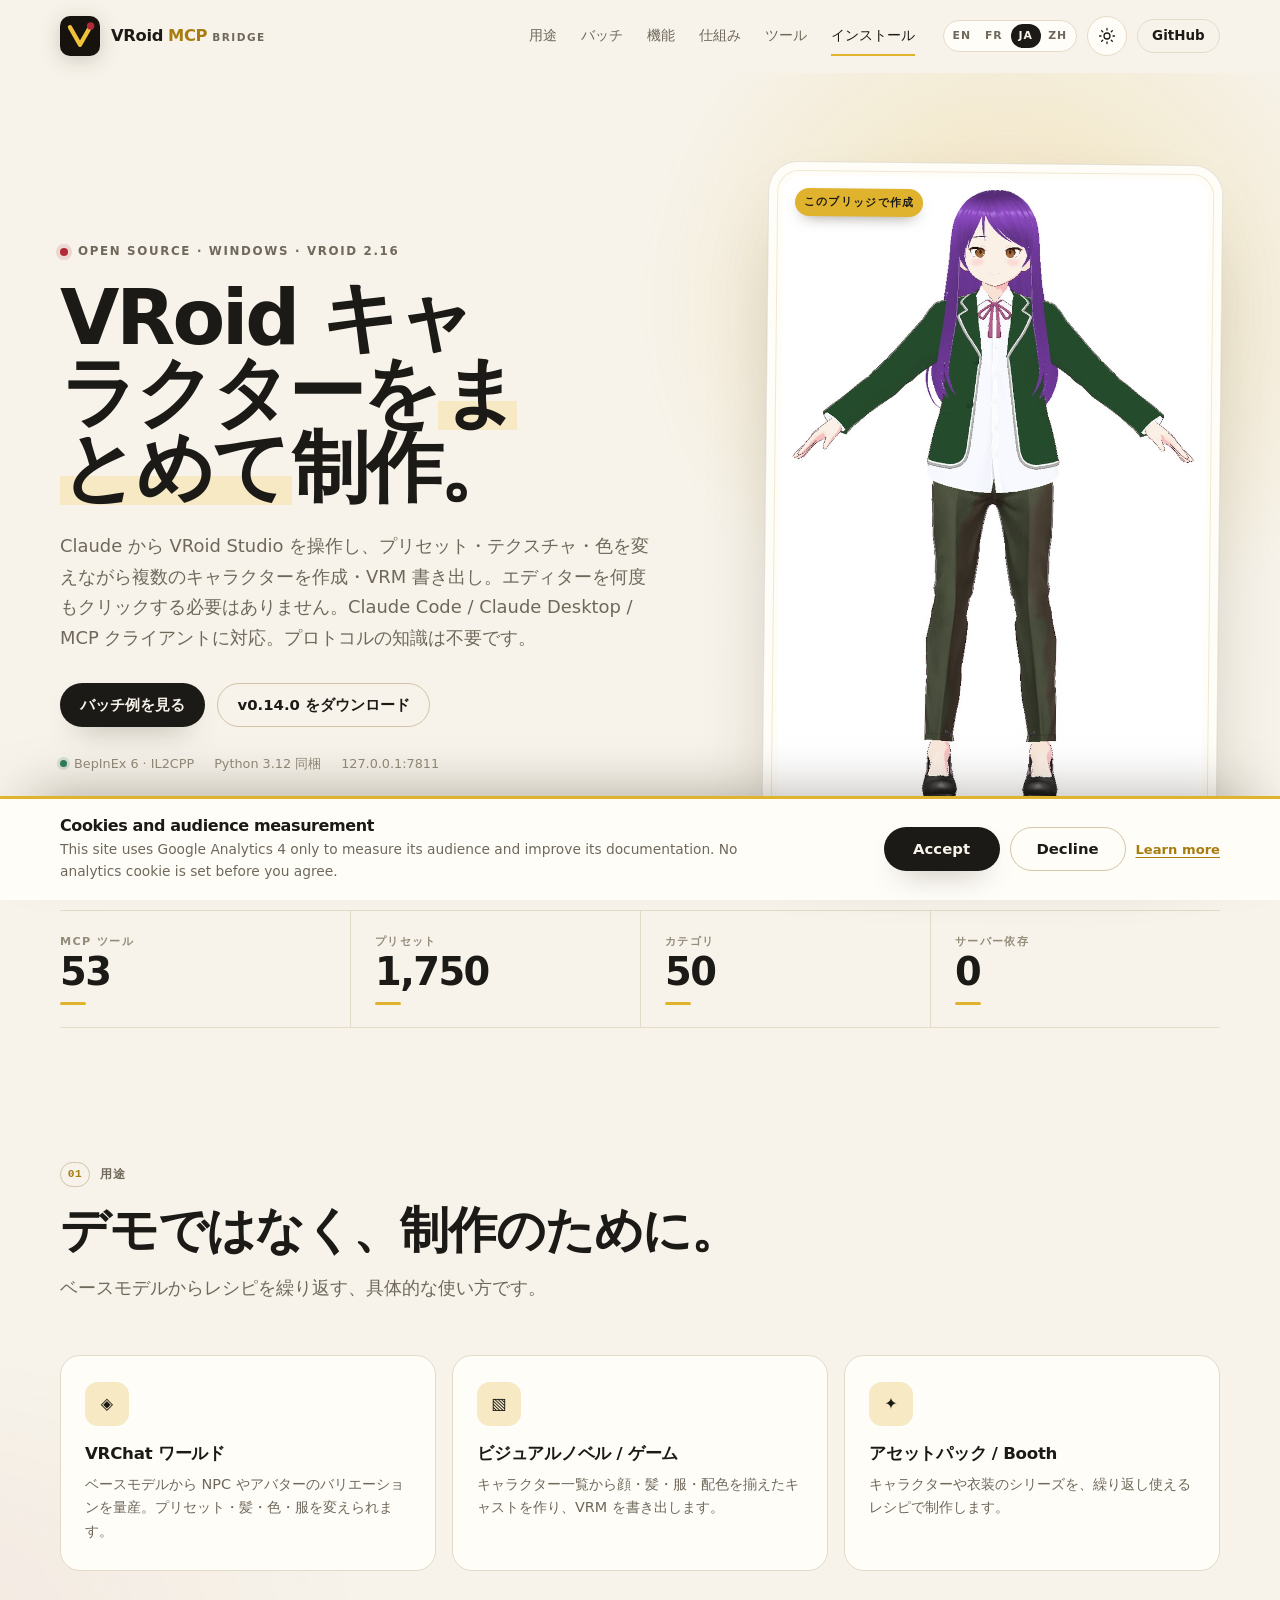
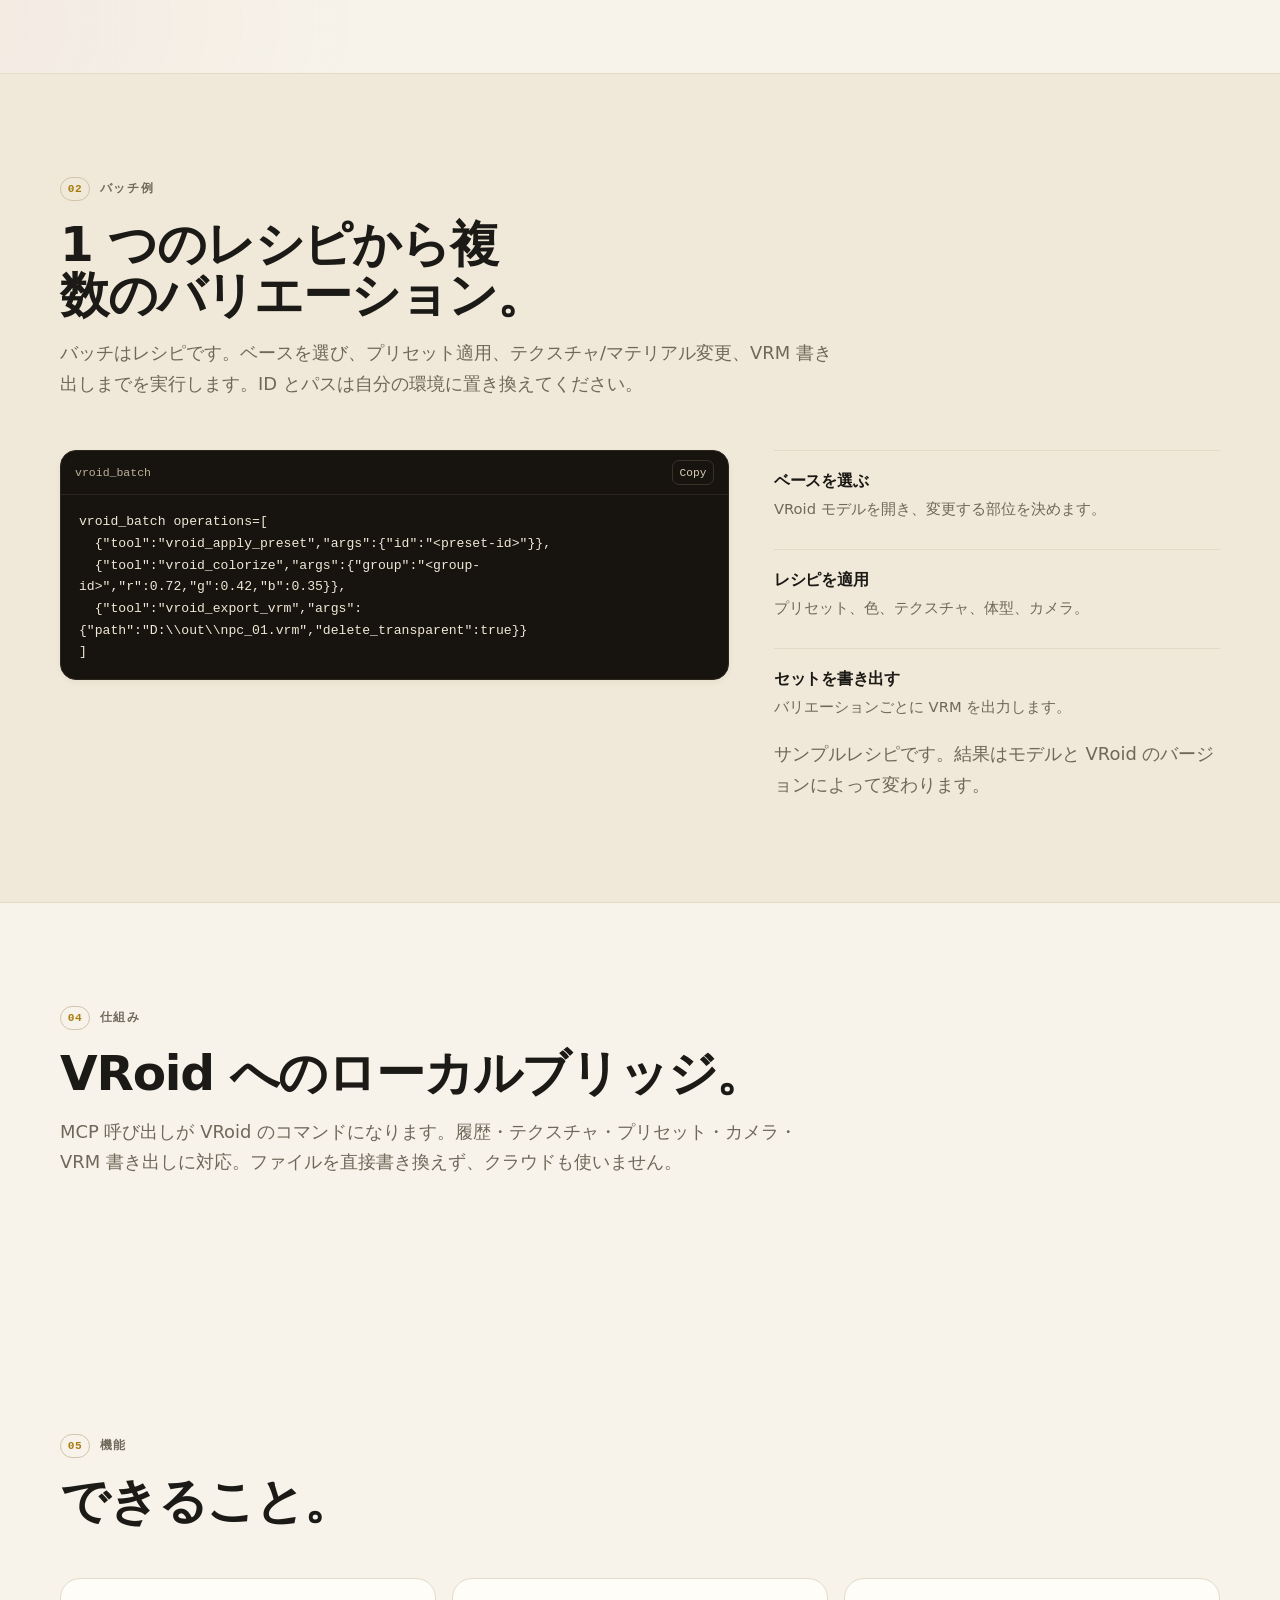
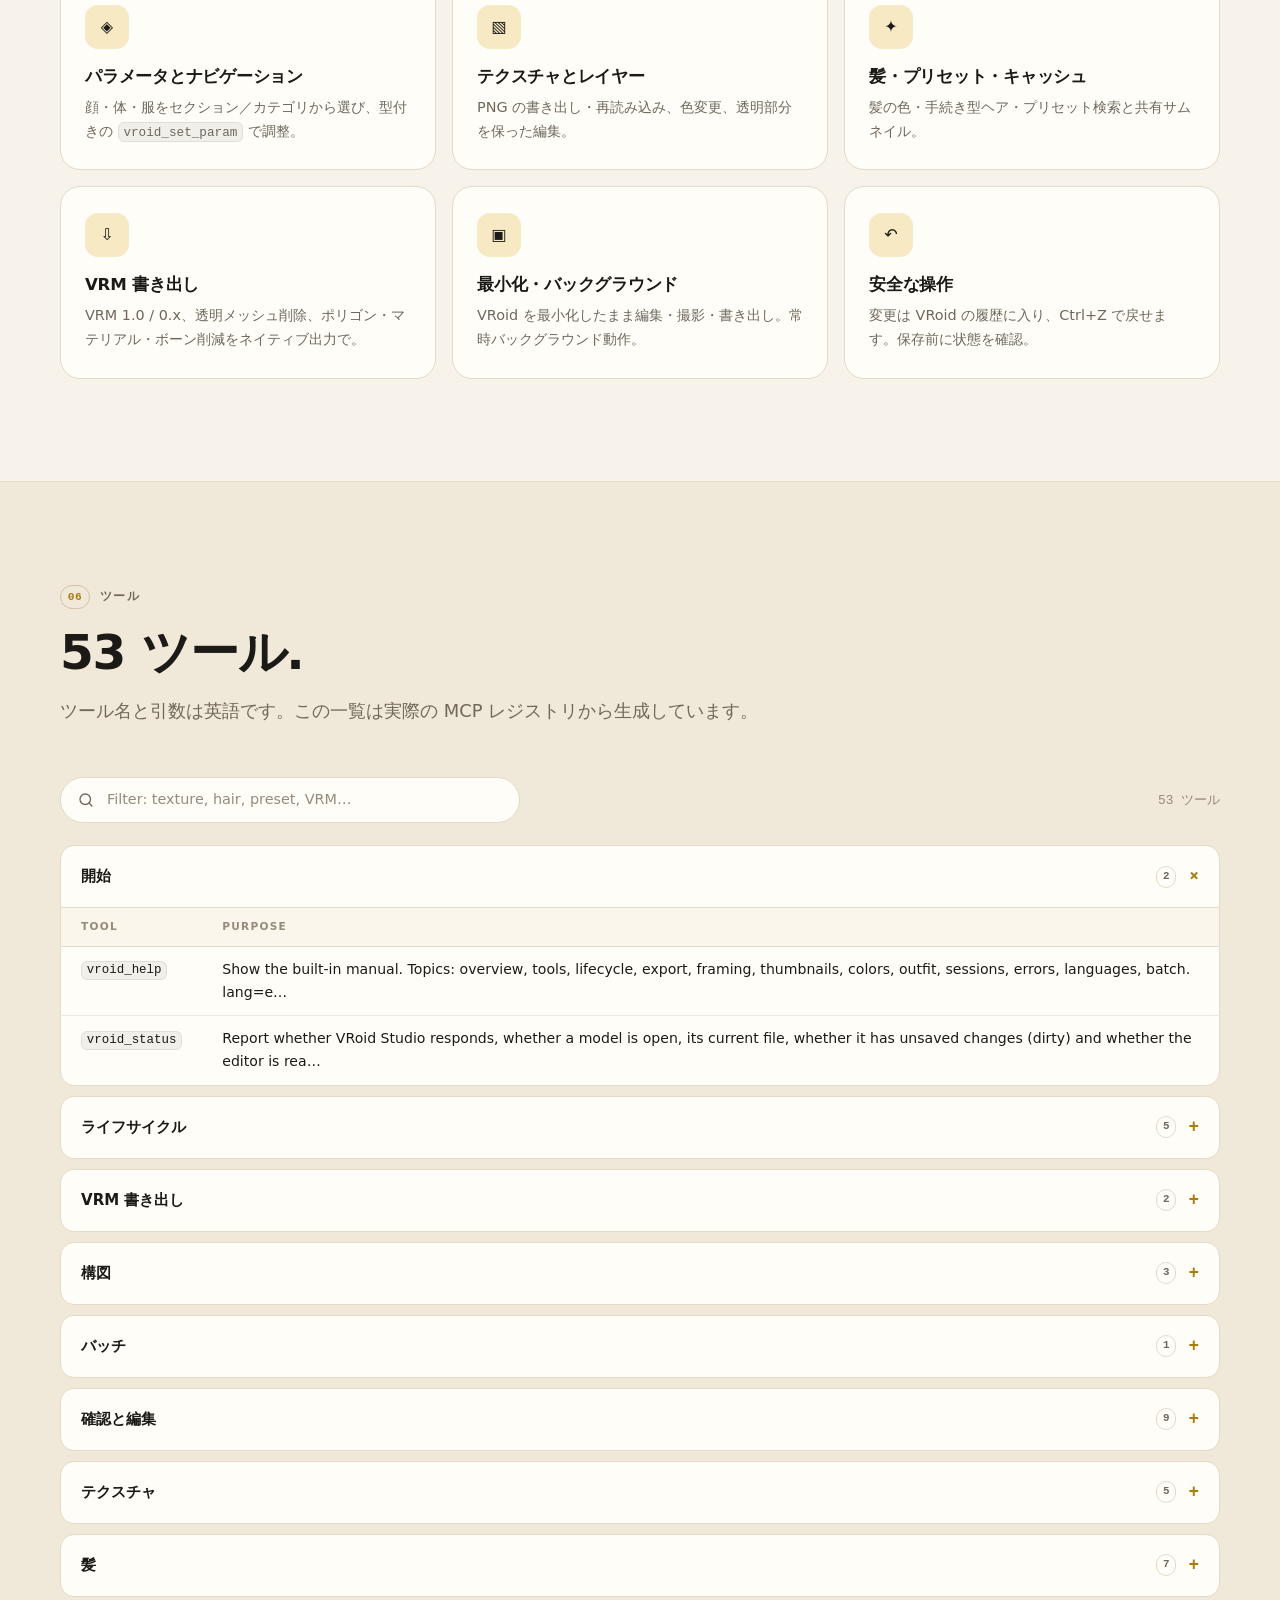
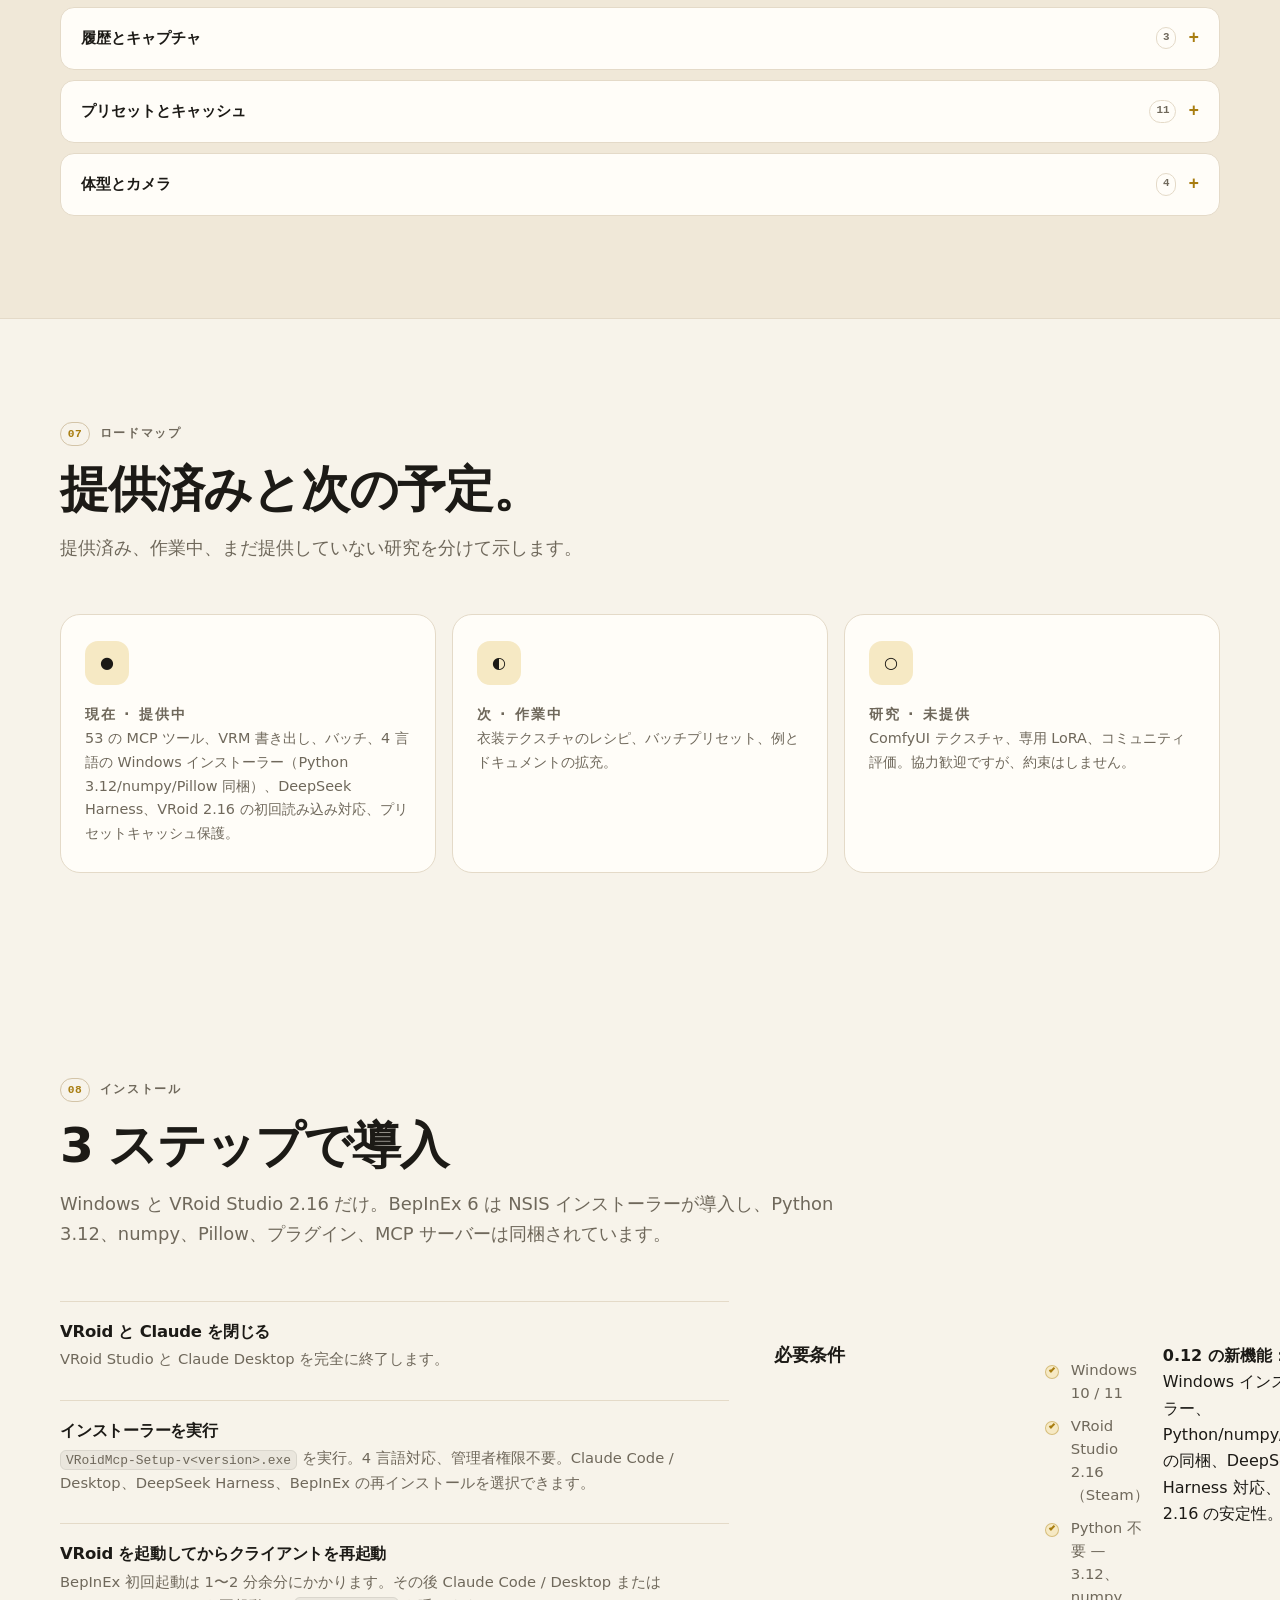
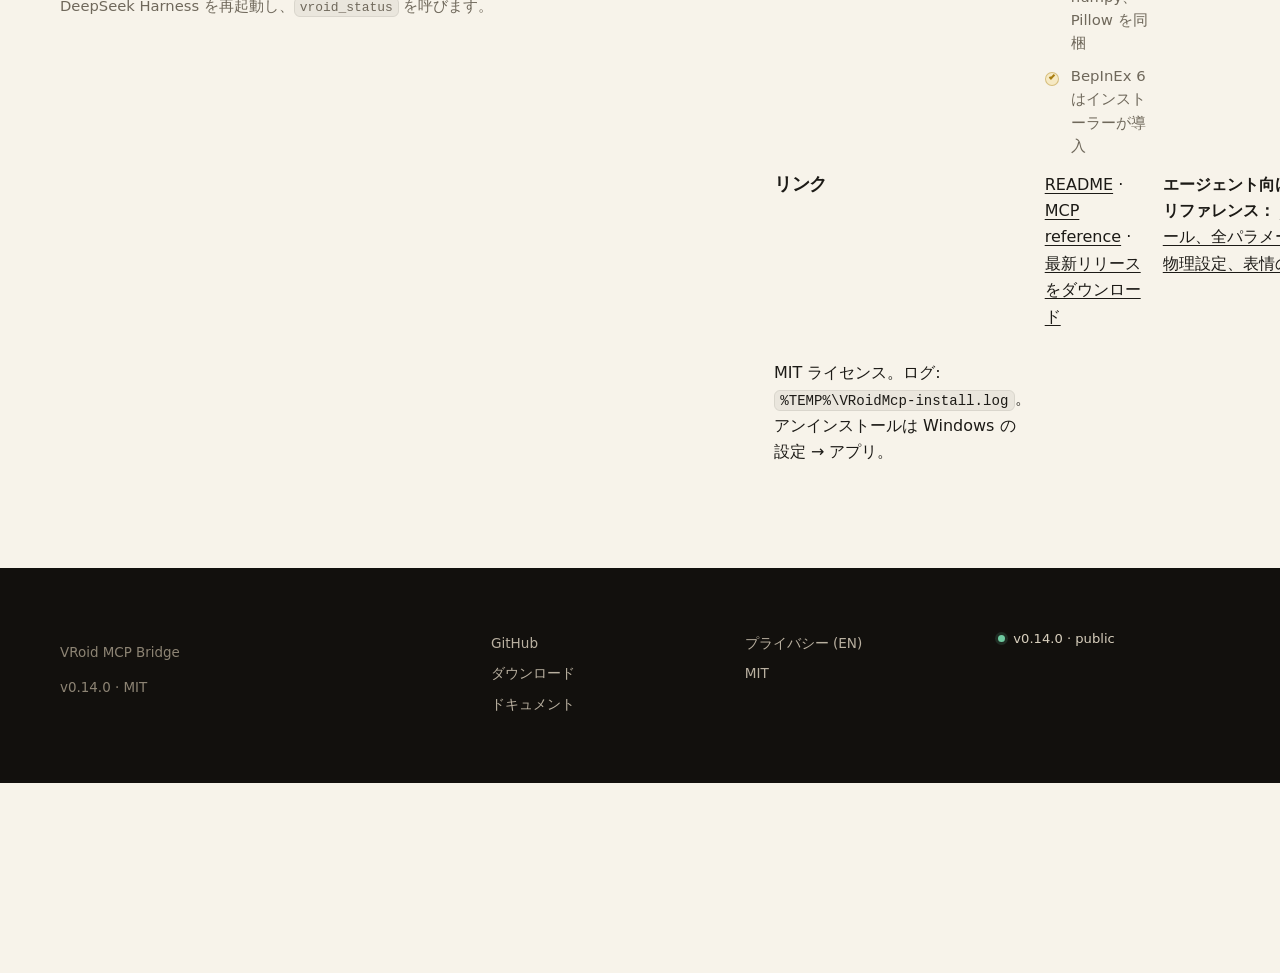
<file: website/ja/index.html>
<!doctype html>
<html lang="ja" class="no-js" data-privacy="../privacy/">
<head>
  <meta charset="utf-8">
  <meta name="viewport" content="width=device-width, initial-scale=1">
  <meta name="color-scheme" content="light dark">
  <title>VRoid MCP Bridge — AI から VRoid Studio を操作</title>
  <meta name="description" content="VRoid Studio を AI から操作するローカル MCP ブリッジ。53 のツール、テクスチャ、髪、プリセット、VRM 書き出し。">
  <meta name="author" content="mcjo79">
  <link rel="canonical" href="https://mcjo79.github.io/vroid-mcp/ja/">
  <link rel="alternate" hreflang="en" href="https://mcjo79.github.io/vroid-mcp/">
  <link rel="alternate" hreflang="fr" href="https://mcjo79.github.io/vroid-mcp/fr/">
  <link rel="alternate" hreflang="ja" href="https://mcjo79.github.io/vroid-mcp/ja/">
  <link rel="alternate" hreflang="zh" href="https://mcjo79.github.io/vroid-mcp/zh/">
  <link rel="alternate" hreflang="x-default" href="https://mcjo79.github.io/vroid-mcp/">
  <meta property="og:type" content="website">
  <meta property="og:locale" content="ja_JP">
  <meta property="og:locale:alternate" content="en_US">
  <meta property="og:locale:alternate" content="fr_FR">
  <meta property="og:site_name" content="VRoid MCP Bridge">
  <meta property="og:title" content="VRoid MCP Bridge — AI から VRoid Studio を操作">
  <meta property="og:description" content="VRoid Studio を AI から操作するローカル MCP ブリッジ。53 のツール、テクスチャ、髪、プリセット、VRM 書き出し。">
  <meta property="og:url" content="https://mcjo79.github.io/vroid-mcp/ja/">
  <meta property="og:image" content="https://mcjo79.github.io/vroid-mcp/assets/img/og-image.jpg">
  <meta property="og:image:width" content="1200">
  <meta property="og:image:height" content="630">
  <meta name="twitter:card" content="summary_large_image">
  <meta name="twitter:title" content="VRoid MCP Bridge — AI から VRoid Studio を操作">
  <meta name="twitter:description" content="VRoid Studio を AI から操作するローカル MCP ブリッジ。53 のツール、テクスチャ、髪、プリセット、VRM 書き出し。">
  <meta name="twitter:image" content="https://mcjo79.github.io/vroid-mcp/assets/img/og-image.jpg">
  <link rel="icon" href="../assets/img/favicon.svg" type="image/svg+xml">
  <link rel="apple-touch-icon" href="../assets/img/apple-touch-icon.png">
  <link rel="manifest" href="../site.webmanifest">
  <meta name="theme-color" content="#f7f3ea" media="(prefers-color-scheme: light)">
  <meta name="theme-color" content="#12110f" media="(prefers-color-scheme: dark)">
  <link rel="preload" as="image" href="../assets/img/hero.jpg" fetchpriority="high">
  <link rel="stylesheet" href="../assets/css/style.css">
  <script src="../assets/js/gtag-init.js"></script>
  <script async src="https://www.googletagmanager.com/gtag/js?id=G-2NDE82V29F"></script>
  <script src="../assets/js/consent.js" defer></script>
  <script>
    (function(){var r=document.documentElement;try{var s=localStorage.getItem('vroid-theme');if(s==='dark'||s==='light')r.dataset.theme=s;else if(window.matchMedia&&window.matchMedia('(prefers-color-scheme: dark)').matches)r.dataset.theme='dark';}catch(e){}r.classList.remove('no-js');r.classList.add('js');})();
  </script>
  <script type="application/ld+json">
  {"@context":"https://schema.org","@type":"SoftwareApplication","name":"VRoid MCP Bridge","applicationCategory":"DeveloperApplication","operatingSystem":"Windows","description":"VRoid Studio を AI から操作するローカル MCP ブリッジ。53 のツール、テクスチャ、髪、プリセット、VRM 書き出し。","url":"https://mcjo79.github.io/vroid-mcp/ja/","codeRepository":"https://github.com/mcjo79/vroid-mcp","softwareVersion":"0.14.0","offers":{"@type":"Offer","price":"0","priceCurrency":"EUR"},"license":"https://github.com/mcjo79/vroid-mcp"}
  </script>
</head>
<body>
  <a class="skip-link" href="#contenu">トップへ</a>
  <div class="scroll-progress" aria-hidden="true"><span id="progressBar"></span></div>
  <header class="site-header" id="top">
    <div class="container header-inner">
      <a class="brand" href="#top" aria-label="VRoid MCP Bridge">
        <svg class="brand-mark" viewBox="0 0 64 64" aria-hidden="true"><rect width="64" height="64" rx="16" fill="currentColor"/><path d="M16 18 L32 46 L48 18" fill="none" stroke="#F0C23A" stroke-width="7" stroke-linecap="round" stroke-linejoin="round"/><circle cx="49" cy="16" r="6" fill="#B02A37"/></svg>
        <span class="brand-text">VRoid <b>MCP</b><small>Bridge</small></span>
      </a>
      <nav class="nav" id="nav" aria-label="Navigation">
        <a href="#usecases">用途</a>
        <a href="#batch">バッチ</a>
        <a href="#fonctions">機能</a>
        <a href="#apercu">仕組み</a>
        <a href="#outils">ツール</a>
        <a href="#installation">インストール</a>
      </nav>
      <div class="header-actions">
        <div class="lang-switch" role="group" aria-label="言語">
          <a href="../" hreflang="en" lang="en">EN</a><a href="../fr/" hreflang="fr" lang="fr">FR</a><a href="./" hreflang="ja" lang="ja" aria-current="true">JA</a><a href="../zh/" hreflang="zh" lang="zh-CN">ZH</a>
        </div>
        <button class="icon-btn theme-toggle" id="themeToggle" type="button" aria-label="Theme" aria-pressed="false"><svg class="i-sun" viewBox="0 0 24 24" aria-hidden="true"><circle cx="12" cy="12" r="4"/><path d="M12 2v2M12 20v2M4.9 4.9l1.4 1.4M17.7 17.7l1.4 1.4M2 12h2M20 12h2M4.9 19.1l1.4-1.4M17.7 6.3l1.4-1.4"/></svg><svg class="i-moon" viewBox="0 0 24 24" aria-hidden="true"><path d="M21 12.8A8.5 8.5 0 1 1 11.2 3a6.6 6.6 0 0 0 9.8 9.8Z"/></svg></button>
        <a class="btn btn-small btn-ghost header-github" href="https://github.com/mcjo79/vroid-mcp" target="_blank" rel="noopener">GitHub</a>
        <button class="icon-btn menu-toggle" id="menuToggle" type="button" aria-label="Menu" aria-expanded="false" aria-controls="nav"><span></span><span></span><span></span></button>
      </div>
    </div>
  </header>
  <main id="contenu">
    <section class="hero">
      <div class="hero-glow" aria-hidden="true"></div>
      <div class="container hero-grid">
        <div class="hero-copy">
          <p class="eyebrow"><span class="eyebrow-dot"></span>Open source · Windows · VRoid 2.16</p>
          <h1>VRoid キャラクターを<span class="hl">まとめて</span>制作。</h1>
          <p class="lede">Claude から VRoid Studio を操作し、プリセット・テクスチャ・色を変えながら複数のキャラクターを作成・VRM 書き出し。エディターを何度もクリックする必要はありません。Claude Code / Claude Desktop / MCP クライアントに対応。プロトコルの知識は不要です。</p>
          <div class="hero-cta">
            <a class="btn btn-primary" href="#batch">バッチ例を見る</a>
            <a class="btn btn-secondary" href="#prerequisites">v0.14.0 をダウンロード</a>
          </div>
          <ul class="hero-meta"><li><span class="status-dot"></span>BepInEx 6 · IL2CPP</li><li>Python 3.12 同梱</li><li>127.0.0.1:7811</li></ul>
        </div>
        <figure class="hero-visual" data-reveal><div class="hero-card"><span class="hero-tag">このブリッジで作成</span><img src="../assets/img/hero.jpg" alt="VRoid character made with the MCP bridge" width="760" height="1131" fetchpriority="high"></div><figcaption>同じツールで制作した出力例。</figcaption></figure>
      </div>
      <div class="container"><dl class="stats" data-reveal><div><dt>MCP ツール</dt><dd>53</dd></div><div><dt>プリセット</dt><dd>1,750</dd></div><div><dt>カテゴリ</dt><dd>50</dd></div><div><dt>サーバー依存</dt><dd>0</dd></div></dl></div>
    </section>
    <section class="section" id="usecases">
  <div class="container">
    <header class="section-head" data-reveal>
      <p class="eyebrow"><span class="eyebrow-num">01</span>用途</p>
      <h2>デモではなく、制作のために。</h2>
      <p class="lede">ベースモデルからレシピを繰り返す、具体的な使い方です。</p>
    </header>
    <div class="features">
<article class="feature" data-reveal><span class="feature-icon" aria-hidden="true">◈</span><h3>VRChat ワールド</h3><p>ベースモデルから NPC やアバターのバリエーションを量産。プリセット・髪・色・服を変えられます。</p></article>
<article class="feature" data-reveal><span class="feature-icon" aria-hidden="true">▧</span><h3>ビジュアルノベル / ゲーム</h3><p>キャラクター一覧から顔・髪・服・配色を揃えたキャストを作り、VRM を書き出します。</p></article>
<article class="feature" data-reveal><span class="feature-icon" aria-hidden="true">✦</span><h3>アセットパック / Booth</h3><p>キャラクターや衣装のシリーズを、繰り返し使えるレシピで制作します。</p></article>
    </div>
  </div>
</section>

<section class="section section-alt" id="batch">
  <div class="container">
    <header class="section-head" data-reveal>
      <p class="eyebrow"><span class="eyebrow-num">02</span>バッチ例</p>
      <h2>1 つのレシピから複数のバリエーション。</h2>
      <p class="lede">バッチはレシピです。ベースを選び、プリセット適用、テクスチャ/マテリアル変更、VRM 書き出しまでを実行します。ID とパスは自分の環境に置き換えてください。</p>
    </header>
    <div class="install-grid">
      <div class="code-block" data-reveal>
        <div class="code-head"><span>vroid_batch</span><button class="copy-btn" type="button" data-copy>Copy</button></div>
        <pre><code>vroid_batch operations=[
  {"tool":"vroid_apply_preset","args":{"id":"&lt;preset-id&gt;"}},
  {"tool":"vroid_colorize","args":{"group":"&lt;group-id&gt;","r":0.72,"g":0.42,"b":0.35}},
  {"tool":"vroid_export_vrm","args":{"path":"D:\\out\\npc_01.vrm","delete_transparent":true}}
]</code></pre>
      </div>
      <div data-reveal>
        <ol class="install-steps"><li><div><h3>ベースを選ぶ</h3><p>VRoid モデルを開き、変更する部位を決めます。</p></div></li><li><div><h3>レシピを適用</h3><p>プリセット、色、テクスチャ、体型、カメラ。</p></div></li><li><div><h3>セットを書き出す</h3><p>バリエーションごとに VRM を出力します。</p></div></li></ol>
        <p class="lede">サンプルレシピです。結果はモデルと VRoid のバージョンによって変わります。</p>
      </div>
    </div>
  </div>
</section>

<section class="section" id="apercu"><div class="container"><header class="section-head" data-reveal><p class="eyebrow"><span class="eyebrow-num">04</span>仕組み</p><h2>VRoid へのローカルブリッジ。</h2><p class="lede">MCP 呼び出しが VRoid のコマンドになります。履歴・テクスチャ・プリセット・カメラ・VRM 書き出しに対応。ファイルを直接書き換えず、クラウドも使いません。</p></header></div></section>

<section class="section" id="fonctions"><div class="container"><header class="section-head" data-reveal><p class="eyebrow"><span class="eyebrow-num">05</span>機能</p><h2>できること。</h2></header><div class="features">
<article class="feature" data-reveal><span class="feature-icon">◈</span><h3>パラメータとナビゲーション</h3><p>顔・体・服をセクション／カテゴリから選び、型付きの <code>vroid_set_param</code> で調整。</p></article>
<article class="feature" data-reveal><span class="feature-icon">▧</span><h3>テクスチャとレイヤー</h3><p>PNG の書き出し・再読み込み、色変更、透明部分を保った編集。</p></article>
<article class="feature" data-reveal><span class="feature-icon">✦</span><h3>髪・プリセット・キャッシュ</h3><p>髪の色・手続き型ヘア・プリセット検索と共有サムネイル。</p></article>
<article class="feature" data-reveal><span class="feature-icon">⇩</span><h3>VRM 書き出し</h3><p>VRM 1.0 / 0.x、透明メッシュ削除、ポリゴン・マテリアル・ボーン削減をネイティブ出力で。</p></article>
<article class="feature" data-reveal><span class="feature-icon">▣</span><h3>最小化・バックグラウンド</h3><p>VRoid を最小化したまま編集・撮影・書き出し。常時バックグラウンド動作。</p></article>
<article class="feature" data-reveal><span class="feature-icon">↶</span><h3>安全な操作</h3><p>変更は VRoid の履歴に入り、Ctrl+Z で戻せます。保存前に状態を確認。</p></article></div></div></section>

<section class="section section-alt" id="outils">
  <div class="container">
    <header class="section-head" data-reveal>
      <p class="eyebrow"><span class="eyebrow-num">06</span>ツール</p>
      <h2>53 ツール.</h2>
      <p class="lede">ツール名と引数は英語です。この一覧は実際の MCP レジストリから生成しています。</p>
    </header>
    <div class="tools-toolbar" data-reveal>
      <label class="search" for="toolSearch">
        <svg viewBox="0 0 24 24" aria-hidden="true"><circle cx="11" cy="11" r="7"/><path d="m20 20-4-4"/></svg>
        <input id="toolSearch" type="search" placeholder="Filter: texture, hair, preset, VRM…" autocomplete="off">
      </label>
      <p class="tools-count" id="toolsCount" aria-live="polite">53 ツール</p>
    </div>
    <div class="tools" id="tools" data-reveal>
      <details class="tool-group" open>
        <summary><span>開始</span><span class="tool-badge">2</span></summary>
        <table><thead><tr><th scope="col">Tool</th><th scope="col">Purpose</th></tr></thead><tbody>
          <tr data-tool="vroid_help Show the built-in manual. Topics: overview, tools, lifecycle, export, framing, thumbnails, colors,"><td><code>vroid_help</code></td><td>Show the built-in manual. Topics: overview, tools, lifecycle, export, framing, thumbnails, colors, outfit, sessions, errors, languages, batch. lang=e…</td></tr>
          <tr data-tool="vroid_status Report whether VRoid Studio responds, whether a model is open, its current"><td><code>vroid_status</code></td><td>Report whether VRoid Studio responds, whether a model is open, its current file, whether it has unsaved changes (dirty) and whether the editor is rea…</td></tr>
        </tbody></table>
      </details>
      <details class="tool-group">
        <summary><span>ライフサイクル</span><span class="tool-badge">5</span></summary>
        <table><thead><tr><th scope="col">Tool</th><th scope="col">Purpose</th></tr></thead><tbody>
          <tr data-tool="vroid_create Create a new model from the VRoid template (female or male), like"><td><code>vroid_create</code></td><td>Create a new model from the VRoid template (female or male), like the Create New Model dialog. VRoid must be at the model-select screen (no model ope…</td></tr>
          <tr data-tool="vroid_open Open a .vroid file and wait until the model is ready. VRoid"><td><code>vroid_open</code></td><td>Open a .vroid file and wait until the model is ready. VRoid must be at the model-select screen (no model open): save and call vroid_main_menu first i…</td></tr>
          <tr data-tool="vroid_save Save the open model. With path: Save As (creates the file). Without"><td><code>vroid_save</code></td><td>Save the open model. With path: Save As (creates the file). Without path: save in place, only if the model already has a .vroid file. A model created…</td></tr>
          <tr data-tool="vroid_main_menu Return to the model-select screen without quitting VRoid, so another model can"><td><code>vroid_main_menu</code></td><td>Return to the model-select screen without quitting VRoid, so another model can be opened or created. Refuses when there are unsaved changes unless di…</td></tr>
          <tr data-tool="vroid_exit Quit VRoid Studio gracefully. Refuses unsaved changes unless discard=true. The response is"><td><code>vroid_exit</code></td><td>Quit VRoid Studio gracefully. Refuses unsaved changes unless discard=true. The response is sent before the process exits; use it after a generation s…</td></tr>
        </tbody></table>
      </details>
      <details class="tool-group">
        <summary><span>VRM 書き出し</span><span class="tool-badge">2</span></summary>
        <table><thead><tr><th scope="col">Tool</th><th scope="col">Purpose</th></tr></thead><tbody>
          <tr data-tool="vroid_export_vrm Export the open model as a .vrm file with VRoid&#x27;s own exporter,"><td><code>vroid_export_vrm</code></td><td>Export the open model as a .vrm file with VRoid's own exporter, without clicks or file dialog (same options as the 'Export as VRM' screen). Options l…</td></tr>
          <tr data-tool="vroid_export_vrm_options Open VRoid&#x27;s export screen and return its current export settings and the"><td><code>vroid_export_vrm_options</code></td><td>Open VRoid's export screen and return its current export settings and the available material / texture / atlas choices. Close it again with vroid_exp…</td></tr>
        </tbody></table>
      </details>
      <details class="tool-group">
        <summary><span>構図</span><span class="tool-badge">3</span></summary>
        <table><thead><tr><th scope="col">Tool</th><th scope="col">Purpose</th></tr></thead><tbody>
          <tr data-tool="vroid_framing_get Read thumbnail framing profiles per category/body part (e.g. Clothing/Tops, Clothing/Shoes, Hair, Face,"><td><code>vroid_framing_get</code></td><td>Read thumbnail framing profiles per category/body part (e.g. Clothing/Tops, Clothing/Shoes, Hair, Face, VRoid/ClothingSet), never per individual garm…</td></tr>
          <tr data-tool="vroid_framing_set Change the framing of a category/body part (e.g. Clothing/Tops, Clothing/Shoes, Hair, Face,"><td><code>vroid_framing_set</code></td><td>Change the framing of a category/body part (e.g. Clothing/Tops, Clothing/Shoes, Hair, Face, VRoid/ClothingSet), never an individual garment: the over…</td></tr>
          <tr data-tool="vroid_framing_reset Clear framing overrides (all, or one category/body part) and return to the"><td><code>vroid_framing_reset</code></td><td>Clear framing overrides (all, or one category/body part) and return to the committed defaults in config/framing.json. Local overrides live in preset_…</td></tr>
        </tbody></table>
      </details>
      <details class="tool-group">
        <summary><span>バッチ</span><span class="tool-badge">1</span></summary>
        <table><thead><tr><th scope="col">Tool</th><th scope="col">Purpose</th></tr></thead><tbody>
          <tr data-tool="vroid_batch Run several vroid_* operations sequentially in one MCP call and return a"><td><code>vroid_batch</code></td><td>Run several vroid_* operations sequentially in one MCP call and return a text summary plus optional images. Up to 200 operations, no nested batches,…</td></tr>
        </tbody></table>
      </details>
      <details class="tool-group">
        <summary><span>確認と編集</span><span class="tool-badge">9</span></summary>
        <table><thead><tr><th scope="col">Tool</th><th scope="col">Purpose</th></tr></thead><tbody>
          <tr data-tool="vroid_list_groups List the editable groups of the open model (face, eyes, hair, body,"><td><code>vroid_list_groups</code></td><td>List the editable groups of the open model (face, eyes, hair, body, outfits...). Each group has an id to pass to the other tools.</td></tr>
          <tr data-tool="vroid_sections List editable sections and their categories (Face, Hairstyle, Body, Outfit, Accessories, Look),"><td><code>vroid_sections</code></td><td>List editable sections and their categories (Face, Hairstyle, Body, Outfit, Accessories, Look), with group counts. High-level companion to vroid_list…</td></tr>
          <tr data-tool="vroid_categories List categories in a section (or all categories), with category key, label,"><td><code>vroid_categories</code></td><td>List categories in a section (or all categories), with category key, label, section and group count. Use with vroid_enter / vroid_set_param.</td></tr>
          <tr data-tool="vroid_enter Select a section/category by name and return its group and enriched parameters"><td><code>vroid_enter</code></td><td>Select a section/category by name and return its group and enriched parameters (labels + stable section/category/key paths). Equivalent in spirit to…</td></tr>
          <tr data-tool="vroid_get_params List the parameters of a group (blendshape sliders, bones, colors) with their"><td><code>vroid_get_params</code></td><td>List the parameters of a group (blendshape sliders, bones, colors) with their current values.</td></tr>
          <tr data-tool="vroid_get_item_params List every adjustable parameter of the model&#x27;s items, including the shape slider"><td><code>vroid_get_item_params</code></td><td>List every adjustable parameter of the model's items, including the shape sliders VRoid shows under Customize &gt; Parameters for clothing and accessories (skirt tighter/wider/shorter/longer, sleeve thickness, width, length, hood...), which vroid_get_params does not return. Each group has 'pars' (regular parameters) and 'sliders' (key, label, value). Clothing sliders range 0..100 (not 0..1); the last word of the label says what they do (Narrow = tighter, Spread = wider, Short, Long...). Set one with vroid_set_blendshape group=&lt;group&gt; key=&lt;slider key&gt; value=&lt;0..100&gt;; undoable. 'type' filters by group type, e.g. TransferableGroupType.N00.Level1.Bottoms.</td></tr>
          <tr data-tool="vroid_set_param Set a parameter by section/category and key or short label; dispatches to"><td><code>vroid_set_param</code></td><td>Set a parameter by section/category and key or short label; dispatches to bone, blendshape or color. Accepts numbers, #RRGGBB or r,g,b for colors. Un…</td></tr>
          <tr data-tool="vroid_set_blendshape Set a shape slider (blendshape) of a group. Undoable in VRoid (Ctrl+Z)."><td><code>vroid_set_blendshape</code></td><td>Set a shape slider (blendshape) of a group. Undoable in VRoid (Ctrl+Z).</td></tr>
          <tr data-tool="vroid_set_bone Set a bone transform parameter (body proportions, size...)."><td><code>vroid_set_bone</code></td><td>Set a bone transform parameter (body proportions, size...).</td></tr>
          <tr data-tool="vroid_set_color Set a color (components 0..1). Undoable in VRoid."><td><code>vroid_set_color</code></td><td>Set a color (components 0..1). Undoable in VRoid.</td></tr>
        </tbody></table>
      </details>
      <details class="tool-group">
        <summary><span>テクスチャ</span><span class="tool-badge">5</span></summary>
        <table><thead><tr><th scope="col">Tool</th><th scope="col">Purpose</th></tr></thead><tbody>
          <tr data-tool="vroid_list_layers List the editable textures of a group (e.g. skirt = Bottoms): items"><td><code>vroid_list_layers</code></td><td>List the editable textures of a group (e.g. skirt = Bottoms): items (transferable), images and layers (node, name, opacity, visibility, blend mode).…</td></tr>
          <tr data-tool="vroid_colorize Composite color pass: apply one color to both the global/material colors and"><td><code>vroid_colorize</code></td><td>Composite color pass: apply one color to both the global/material colors and the texture layers of a group (clothing or hair). target=global|texture|…</td></tr>
          <tr data-tool="vroid_recolor_layer Recolor a texture layer in place, preserving transparency; undoable. mode &#x27;multiply&#x27;: light"><td><code>vroid_recolor_layer</code></td><td>Recolor a texture layer in place, preserving transparency; undoable. mode 'multiply': light fabric -&gt; target color while keeping shadows and folds. m…</td></tr>
          <tr data-tool="vroid_export_layer Export a texture layer as PNG (RGBA) to edit it with another"><td><code>vroid_export_layer</code></td><td>Export a texture layer as PNG (RGBA) to edit it with another tool.</td></tr>
          <tr data-tool="vroid_import_layer Import a PNG into a layer (same size as the export) or"><td><code>vroid_import_layer</code></td><td>Import a PNG into a layer (same size as the export) or as a new layer. Undoable.</td></tr>
        </tbody></table>
      </details>
      <details class="tool-group">
        <summary><span>髪</span><span class="tool-badge">7</span></summary>
        <table><thead><tr><th scope="col">Tool</th><th scope="col">Purpose</th></tr></thead><tbody>
          <tr data-tool="vroid_list_hair_materials List hair materials (hair color is not exposed by vroid_get_params): id, name,"><td><code>vroid_list_hair_materials</code></td><td>List hair materials (hair color is not exposed by vroid_get_params): id, name, adjustable colors (key + value) and textures with their layers (transf…</td></tr>
          <tr data-tool="vroid_set_hair_color Set a color of a hair material (components 0..1). Undoable. &#x27;base:&lt;id&gt;&#x27; keys"><td><code>vroid_set_hair_color</code></td><td>Set a color of a hair material (components 0..1). Undoable. 'base:&lt;id&gt;' keys are the overlay hair tint of a preset: change that key to recolor a pres…</td></tr>
          <tr data-tool="vroid_list_hair_groups List hair groups: &#x27;procedural&#x27; (adjustable length and strand count) or &#x27;brush&#x27; (drawn"><td><code>vroid_list_hair_groups</code></td><td>List hair groups: 'procedural' (adjustable length and strand count) or 'brush' (drawn strands: strand count, average length).</td></tr>
          <tr data-tool="vroid_set_procedural_hair Set the length and/or strand count of a procedural hair group. Undoable."><td><code>vroid_set_procedural_hair</code></td><td>Set the length and/or strand count of a procedural hair group. Undoable.</td></tr>
          <tr data-tool="vroid_scale_brush_hair Lengthen (factor &gt; 1) or shorten (factor &lt; 1) all strands of"><td><code>vroid_scale_brush_hair</code></td><td>Lengthen (factor &gt; 1) or shorten (factor &lt; 1) all strands of a brush hair group from their root. Undoable (one step per point).</td></tr>
          <tr data-tool="vroid_clone_brush_hair Duplicate a group of brush strands and offset the copy (in meters,"><td><code>vroid_clone_brush_hair</code></td><td>Duplicate a group of brush strands and offset the copy (in meters, model space) to add strands.</td></tr>
          <tr data-tool="vroid_begin_hair_edit Switch a hair material to texture editing (VRoid&#x27;s Edit button): its texture"><td><code>vroid_begin_hair_edit</code></td><td>Switch a hair material to texture editing (VRoid's Edit button): its texture becomes available to the layer tools. Useful for a preset hairstyle whos…</td></tr>
        </tbody></table>
      </details>
      <details class="tool-group">
        <summary><span>履歴とキャプチャ</span><span class="tool-badge">3</span></summary>
        <table><thead><tr><th scope="col">Tool</th><th scope="col">Purpose</th></tr></thead><tbody>
          <tr data-tool="vroid_undo Undo the last change in VRoid Studio."><td><code>vroid_undo</code></td><td>Undo the last change in VRoid Studio.</td></tr>
          <tr data-tool="vroid_redo Redo the last undone change."><td><code>vroid_redo</code></td><td>Redo the last undone change.</td></tr>
          <tr data-tool="vroid_screenshot Capture a clean 3D preview of the avatar (no VRoid UI) and"><td><code>vroid_screenshot</code></td><td>Capture a clean 3D preview of the avatar (no VRoid UI) and return the image. MSAA 4x and SSAA 2x by default; width/height override the output size; c…</td></tr>
        </tbody></table>
      </details>
      <details class="tool-group">
        <summary><span>プリセットとキャッシュ</span><span class="tool-badge">11</span></summary>
        <table><thead><tr><th scope="col">Tool</th><th scope="col">Purpose</th></tr></thead><tbody>
          <tr data-tool="vroid_list_presets List VRoid presets (hairstyles, faces, outfits, bodies...). filter searches the resource path"><td><code>vroid_list_presets</code></td><td>List VRoid presets (hairstyles, faces, outfits, bodies...). filter searches the resource path (e.g. 'Hair', 'Tops', 'Bottoms', 'Onepiece', 'Shoes', '…</td></tr>
          <tr data-tool="vroid_apply_preset Apply a preset (replaces the item in the same category, like clicking"><td><code>vroid_apply_preset</code></td><td>Apply a preset (replaces the item in the same category, like clicking its thumbnail). Undoable. Whole-set presets can replace several slots: verify w…</td></tr>
          <tr data-tool="vroid_clothing_colors List the adjustable colors of a clothing item (same preset): group +"><td><code>vroid_clothing_colors</code></td><td>List the adjustable colors of a clothing item (same preset): group + key to pass to vroid_set_color.</td></tr>
          <tr data-tool="vroid_begin_clothing_edit Switch a preset clothing item to texture editing (like VRoid&#x27;s Edit button):"><td><code>vroid_begin_clothing_edit</code></td><td>Switch a preset clothing item to texture editing (like VRoid's Edit button): its layers become available to vroid_list_layers / vroid_recolor_layer.…</td></tr>
          <tr data-tool="vroid_apply_custom Apply one of the user&#x27;s custom items, like clicking it in VRoid&#x27;s"><td><code>vroid_apply_custom</code></td><td>Apply one of the user's custom items, like clicking it in VRoid's Custom tab: replaces the item in the same category. key = cache key (vroid_preset_c…</td></tr>
          <tr data-tool="vroid_remove_item Remove an item from the model (clothing, accessory, shoes...). group = group"><td><code>vroid_remove_item</code></td><td>Remove an item from the model (clothing, accessory, shoes...). group = group id, or a short type to remove all groups of that type (Tops, Bottoms, On…</td></tr>
          <tr data-tool="vroid_preset_cache_search Search the shared preset and custom-item cache (no VRoid needed): labels, descriptions,"><td><code>vroid_preset_cache_search</code></td><td>Search the shared preset and custom-item cache (no VRoid needed): labels, descriptions, tags and colors (manual and auto-generated), plus the thumbna…</td></tr>
          <tr data-tool="vroid_preset_cache_annotate Add or correct the label, description, tags and colors of a preset"><td><code>vroid_preset_cache_annotate</code></td><td>Add or correct the label, description, tags and colors of a preset in the shared cache, for other AIs. A manual label overrides the generated one. Sh…</td></tr>
          <tr data-tool="vroid_preset_thumbnail Return the thumbnail of a preset or custom item (image) to judge"><td><code>vroid_preset_thumbnail</code></td><td>Return the thumbnail of a preset or custom item (image) to judge it without applying it: situation capture if available, otherwise VRoid's native ico…</td></tr>
          <tr data-tool="vroid_preset_cache_sync Scan what VRoid currently exposes: built-in presets AND custom items (with the"><td><code>vroid_preset_cache_sync</code></td><td>Scan what VRoid currently exposes: built-in presets AND custom items (with the name given in VRoid). Reports new, changed (renamed custom item or new…</td></tr>
          <tr data-tool="vroid_preset_cache_build Create situation thumbnails for a category (presets, or Custom/&lt;slot&gt; for custom items)."><td><code>vroid_preset_cache_build</code></td><td>Create situation thumbnails for a category (presets, or Custom/&lt;slot&gt; for custom items). Removes ALL clothes, accessories, underwear (including defau…</td></tr>
        </tbody></table>
      </details>
      <details class="tool-group">
        <summary><span>体型とカメラ</span><span class="tool-badge">4</span></summary>
        <table><thead><tr><th scope="col">Tool</th><th scope="col">Purpose</th></tr></thead><tbody>
          <tr data-tool="vroid_measure Measure the current model height in cm (same as VRoid&#x27;s size label)"><td><code>vroid_measure</code></td><td>Measure the current model height in cm (same as VRoid's size label) and its bounds.</td></tr>
          <tr data-tool="vroid_set_body_size Set the height (cm) directly through the gender silhouette slider (FigureHeight/FigureSlender, proportions"><td><code>vroid_set_body_size</code></td><td>Set the height (cm) directly through the gender silhouette slider (FigureHeight/FigureSlender, proportions preserved), and optionally weight (kg), co…</td></tr>
          <tr data-tool="vroid_camera Aim the VRoid 3D view at the model from another angle before"><td><code>vroid_camera</code></td><td>Aim the VRoid 3D view at the model from another angle before a capture. action: get (state + preset rotations), angles (x,y in degrees), rotate (dx,d…</td></tr>
          <tr data-tool="vroid_face_preview Expression preview for a capture (open mouth to show teeth, smile, wink...):"><td><code>vroid_face_preview</code></td><td>Expression preview for a capture (open mouth to show teeth, smile, wink...): set the weight (0..100) of face blendshapes whose name ends with name (e…</td></tr>
        </tbody></table>
      </details>
    </div>
  </div>
</section>

<section class="section" id="roadmap">
  <div class="container">
    <header class="section-head" data-reveal>
      <p class="eyebrow"><span class="eyebrow-num">07</span>ロードマップ</p>
      <h2>提供済みと次の予定。</h2>
      <p class="lede">提供済み、作業中、まだ提供していない研究を分けて示します。</p>
    </header>
    <div class="features">
<article class="feature" data-reveal><span class="feature-icon" aria-hidden="true">●</span><p class="eyebrow">現在 · 提供中</p><p>53 の MCP ツール、VRM 書き出し、バッチ、4 言語の Windows インストーラー（Python 3.12/numpy/Pillow 同梱）、DeepSeek Harness、VRoid 2.16 の初回読み込み対応、プリセットキャッシュ保護。</p></article>
<article class="feature" data-reveal><span class="feature-icon" aria-hidden="true">◐</span><p class="eyebrow">次 · 作業中</p><p>衣装テクスチャのレシピ、バッチプリセット、例とドキュメントの拡充。</p></article>
<article class="feature" data-reveal><span class="feature-icon" aria-hidden="true">○</span><p class="eyebrow">研究 · 未提供</p><p>ComfyUI テクスチャ、専用 LoRA、コミュニティ評価。協力歓迎ですが、約束はしません。</p></article>
    </div>
  </div>
</section>

<section class="section" id="installation"><div class="container"><header class="section-head" data-reveal><p class="eyebrow"><span class="eyebrow-num">08</span>インストール</p><h2>3 ステップで導入</h2><p class="lede">Windows と VRoid Studio 2.16 だけ。BepInEx 6 は NSIS インストーラーが導入し、Python 3.12、numpy、Pillow、プラグイン、MCP サーバーは同梱されています。</p></header><div class="install-grid"><ol class="install-steps" data-reveal><li><div><h3>VRoid と Claude を閉じる</h3><p>VRoid Studio と Claude Desktop を完全に終了します。</p></div></li><li><div><h3>インストーラーを実行</h3><p><code>VRoidMcp-Setup-v&lt;version&gt;.exe</code> を実行。4 言語対応、管理者権限不要。Claude Code / Desktop、DeepSeek Harness、BepInEx の再インストールを選択できます。</p></div></li><li><div><h3>VRoid を起動してからクライアントを再起動</h3><p>BepInEx 初回起動は 1〜2 分余分にかかります。その後 Claude Code / Desktop または DeepSeek Harness を再起動し、<code>vroid_status</code> を呼びます。</p></div></li></ol><div class="install-details" data-reveal><h3 id="prerequisites">必要条件</h3><ul class="check-list"><li>Windows 10 / 11</li><li>VRoid Studio 2.16（Steam）</li><li>Python 不要 — 3.12、numpy、Pillow を同梱</li><li>BepInEx 6 はインストーラーが導入</li></ul><p><strong>0.12 の新機能：</strong> 標準 Windows インストーラー、Python/numpy/Pillow の同梱、DeepSeek Harness 対応、VRoid 2.16 の安定性。</p><h3>リンク</h3><p><a href="https://github.com/mcjo79/vroid-mcp/blob/main/README-ja.md">README</a> · <a href="https://github.com/mcjo79/vroid-mcp/blob/main/docs/REFERENCE.md">MCP reference</a> · <a href="https://github.com/mcjo79/vroid-mcp/releases/latest">最新リリースをダウンロード</a></p><p><strong>エージェント向け英語リファレンス：</strong> <a href="https://github.com/mcjo79/vroid-mcp/blob/main/docs/AGENT_REFERENCE_EN.md">53 ツール、全パラメータ、物理設定、表情の制限</a></p><p>MIT ライセンス。ログ: <code>%TEMP%\VRoidMcp-install.log</code>。アンインストールは Windows の設定 → アプリ。</p></div></div></div></section>
  </main>
  <footer class="site-footer"><div class="container footer-grid"><div class="footer-brand"><p>VRoid MCP Bridge</p><p>v0.14.0 · MIT</p></div><nav class="footer-col"><a href="https://github.com/mcjo79/vroid-mcp">GitHub</a><a href="https://github.com/mcjo79/vroid-mcp/releases/latest">ダウンロード</a><a href="https://github.com/mcjo79/vroid-mcp/blob/main/README-ja.md">ドキュメント</a></nav><nav class="footer-col"><a href="../privacy/">プライバシー (EN)</a><a href="https://github.com/mcjo79/vroid-mcp/blob/main/LICENSE">MIT</a></nav><div class="footer-col"><p class="footer-status"><span class="status-dot"></span>v0.14.0 · public</p></div></div></footer>
  <script src="../assets/js/main.js" defer></script>
</body>
</html>
</file>
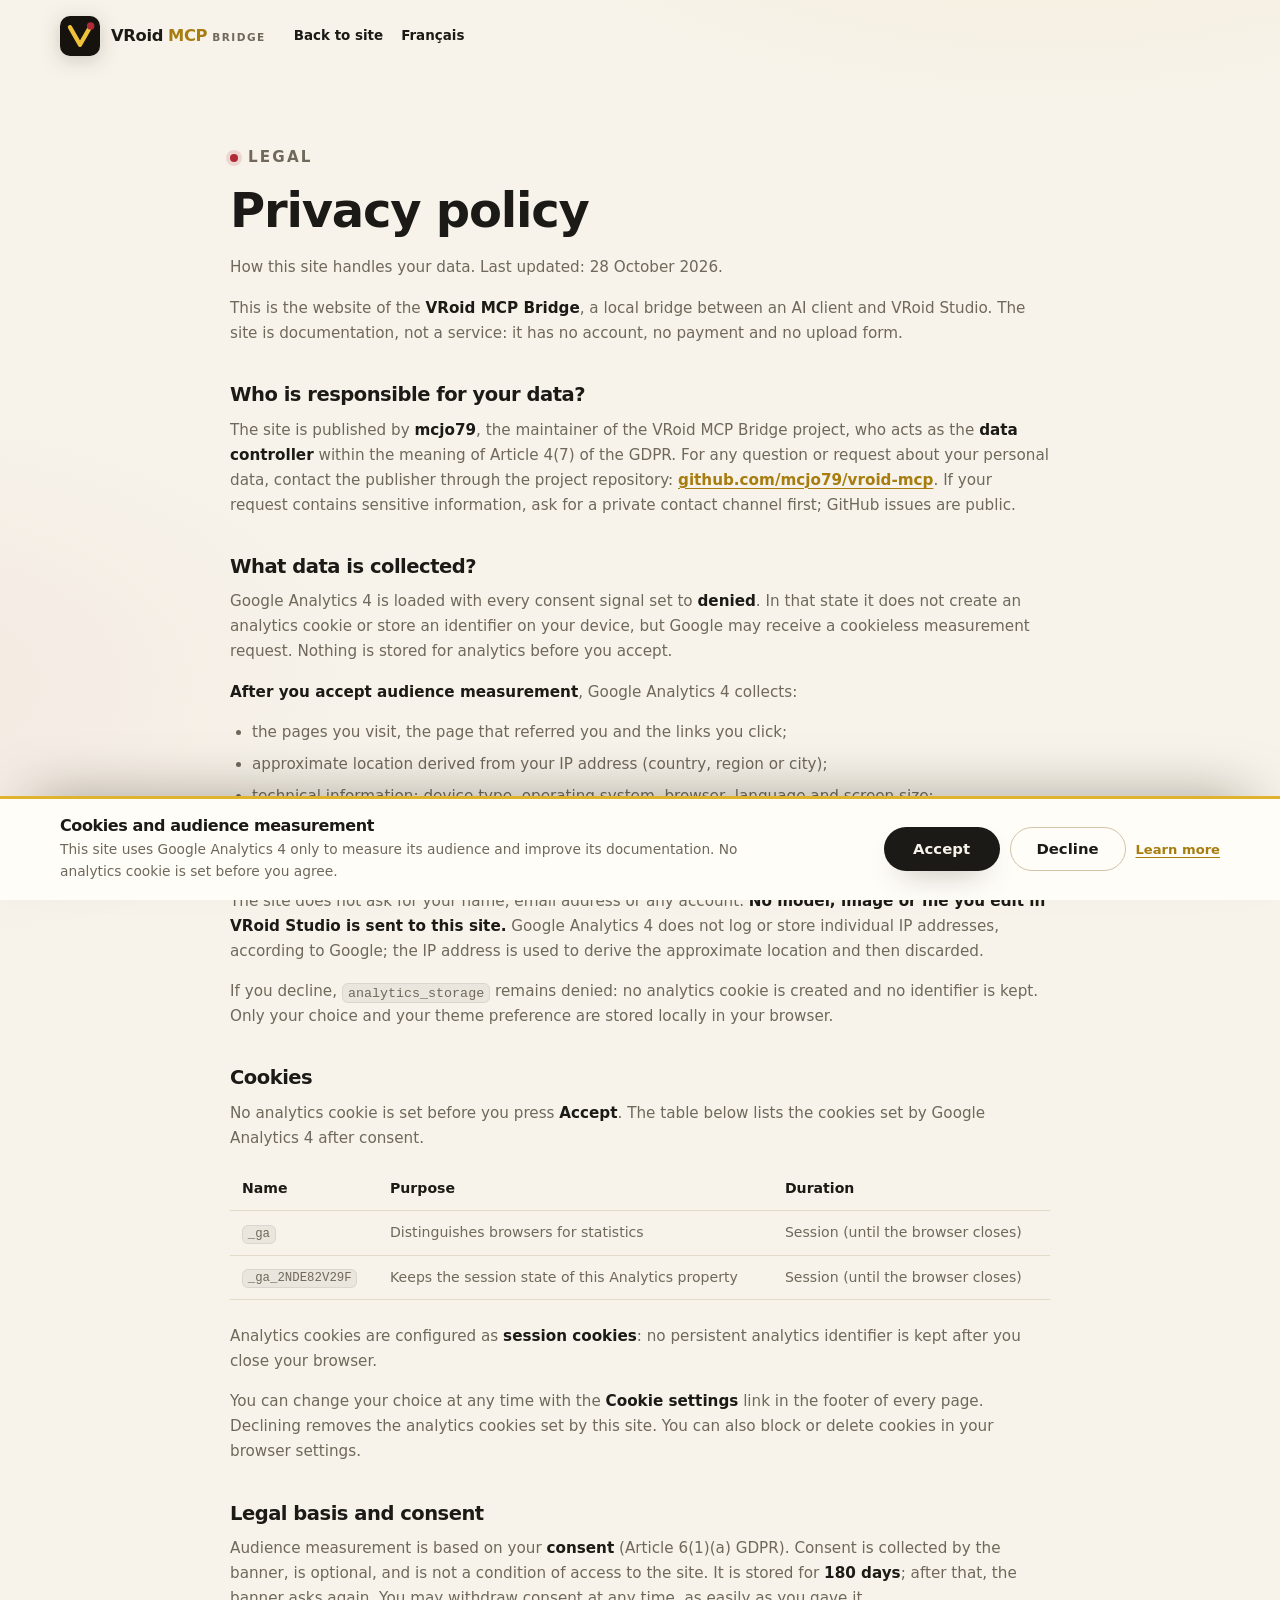
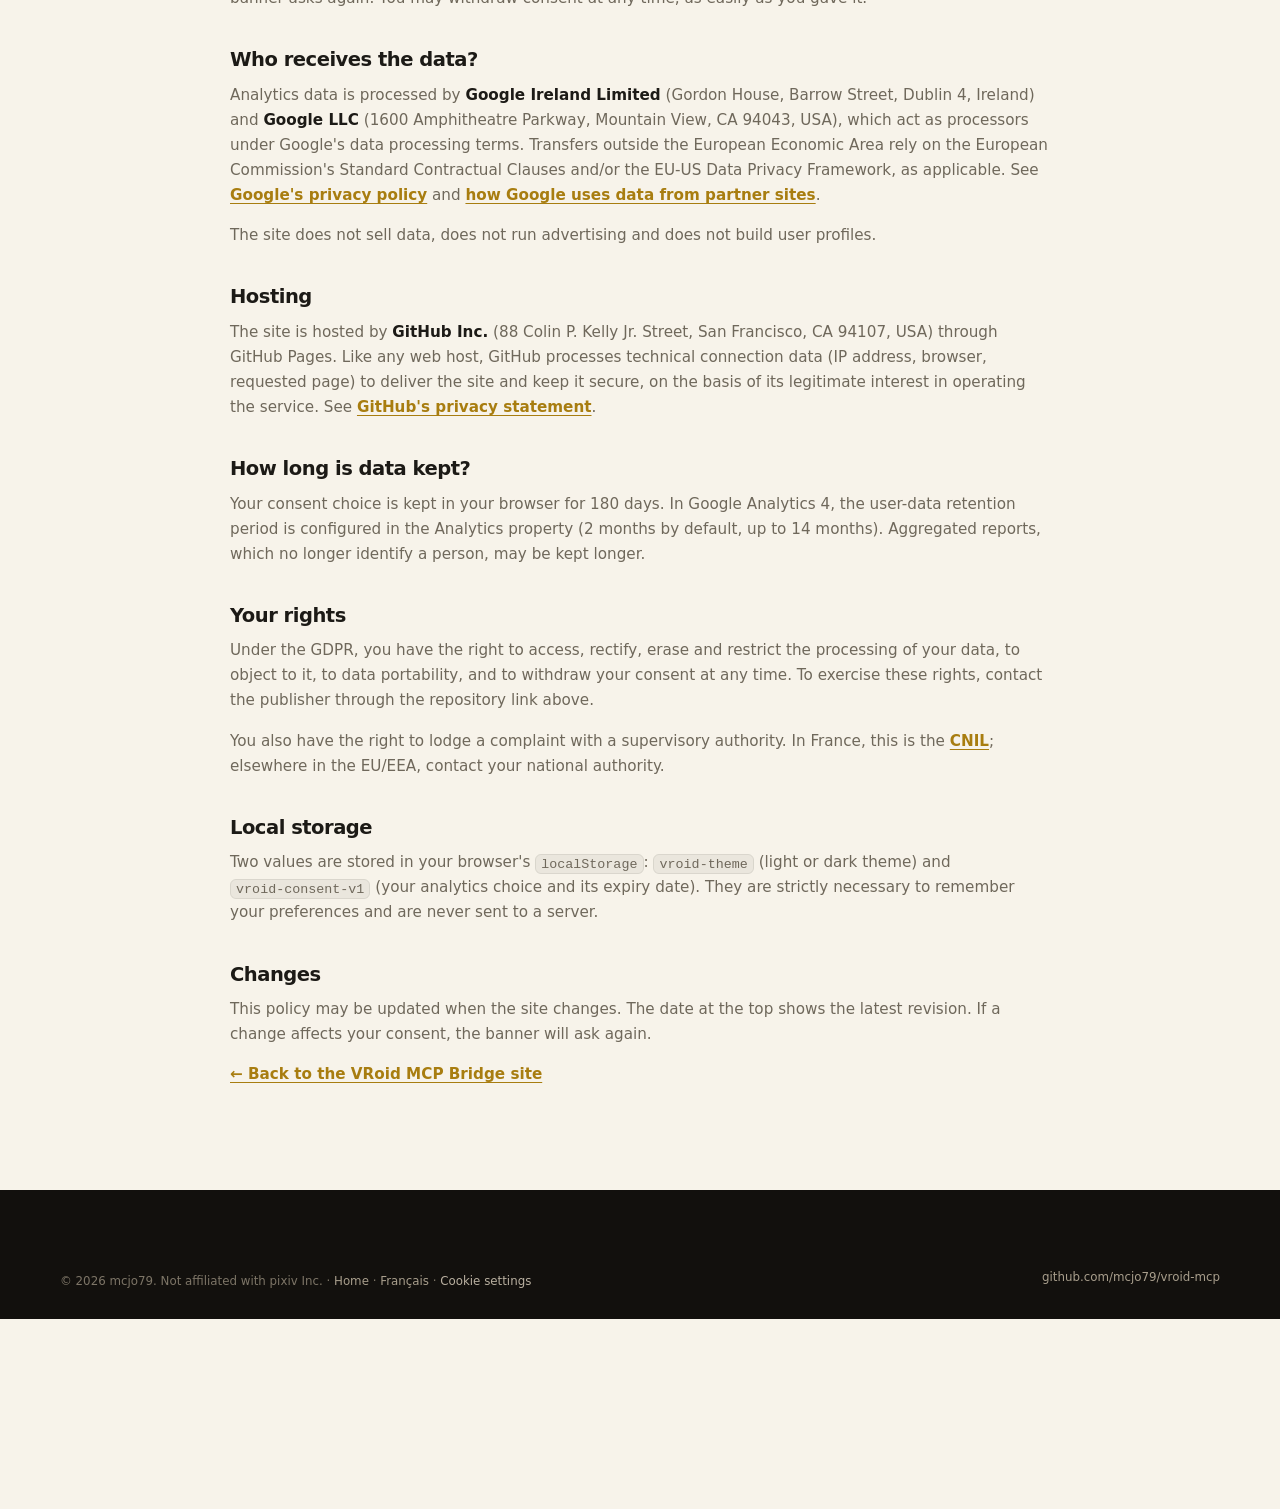
<file: website/privacy/index.html>
<!doctype html>
<html lang="en" data-privacy="./">
<head>
  <meta charset="utf-8">
  <meta name="viewport" content="width=device-width, initial-scale=1">
  <meta name="color-scheme" content="light dark">
  <title>Privacy policy — VRoid MCP Bridge</title>
  <meta name="description" content="Privacy policy of the VRoid MCP Bridge site: audience measurement with Google Analytics 4, consent, cookies, retention and your rights.">
  <meta name="author" content="mcjo79">
  <link rel="canonical" href="https://mcjo79.github.io/vroid-mcp/privacy/">
  <link rel="alternate" hreflang="en" href="https://mcjo79.github.io/vroid-mcp/privacy/">
  <link rel="alternate" hreflang="fr" href="https://mcjo79.github.io/vroid-mcp/fr/privacy/">
  <link rel="alternate" hreflang="x-default" href="https://mcjo79.github.io/vroid-mcp/privacy/">
  <meta name="robots" content="index,follow">

  <link rel="icon" href="../assets/img/favicon.svg" type="image/svg+xml">
  <link rel="apple-touch-icon" href="../assets/img/apple-touch-icon.png">
  <meta name="theme-color" content="#f7f3ea" media="(prefers-color-scheme: light)">
  <meta name="theme-color" content="#12110f" media="(prefers-color-scheme: dark)">
  <link rel="stylesheet" href="../assets/css/style.css">
  <script src="../assets/js/gtag-init.js"></script>
  <script async src="https://www.googletagmanager.com/gtag/js?id=G-2NDE82V29F"></script>
  <script src="../assets/js/consent.js" defer></script>
  <script>
    (function () {
      var root = document.documentElement;
      try {
        var saved = localStorage.getItem('vroid-theme');
        if (saved === 'dark' || saved === 'light') root.dataset.theme = saved;
        else if (window.matchMedia && window.matchMedia('(prefers-color-scheme: dark)').matches) root.dataset.theme = 'dark';
      } catch (e) {}
    })();
  </script>
</head>
<body>
  <header class="site-header">
    <div class="container header-inner">
      <a class="brand" href="../" aria-label="VRoid MCP Bridge, back to home">
        <svg class="brand-mark" viewBox="0 0 64 64" aria-hidden="true">
          <rect width="64" height="64" rx="16" fill="currentColor"/>
          <path d="M16 18 L32 46 L48 18" fill="none" stroke="#F0C23A" stroke-width="7" stroke-linecap="round" stroke-linejoin="round"/>
          <circle cx="49" cy="16" r="6" fill="#B02A37"/>
        </svg>
        <span class="brand-text">VRoid <b>MCP</b><small>Bridge</small></span>
      </a>
      <nav class="legal-links" aria-label="Page links">
        <a href="../">Back to site</a>
        <a href="../fr/privacy/" hreflang="fr" lang="fr">Français</a>
      </nav>
    </div>
  </header>

  <main class="section legal" id="contenu">
    <div class="container legal-wrap">
      <p class="eyebrow"><span class="eyebrow-dot"></span>Legal</p>
      <h1>Privacy policy</h1>
      <p class="lede">How this site handles your data. Last updated: 28 October 2026.</p>

      <p>This is the website of the <strong>VRoid MCP Bridge</strong>, a local bridge between an AI client and VRoid Studio.
        The site is documentation, not a service: it has no account, no payment and no upload form.</p>

      <h2>Who is responsible for your data?</h2>
      <p>The site is published by <strong>mcjo79</strong>, the maintainer of the VRoid MCP Bridge project, who acts as the
        <strong>data controller</strong> within the meaning of Article 4(7) of the GDPR. For any question or request about
        your personal data, contact the publisher through the project repository:
        <a href="https://github.com/mcjo79/vroid-mcp/issues" target="_blank" rel="noopener">github.com/mcjo79/vroid-mcp</a>.
        If your request contains sensitive information, ask for a private contact channel first; GitHub issues are public.</p>

      <h2>What data is collected?</h2>
      <p>Google Analytics 4 is loaded with every consent signal set to <strong>denied</strong>. In that state it does
        not create an analytics cookie or store an identifier on your device, but Google may receive a cookieless
        measurement request. Nothing is stored for analytics before you accept.</p>
      <p><strong>After you accept audience measurement</strong>, Google Analytics 4 collects:</p>
      <ul>
        <li>the pages you visit, the page that referred you and the links you click;</li>
        <li>approximate location derived from your IP address (country, region or city);</li>
        <li>technical information: device type, operating system, browser, language and screen size;</li>
        <li>interaction events such as scroll depth or outbound clicks;</li>
        <li>a random identifier stored in a cookie to recognise a returning browser.</li>
      </ul>
      <p>The site does not ask for your name, email address or any account. <strong>No model, image or file you edit in
        VRoid Studio is sent to this site.</strong> Google Analytics 4 does not log or store individual IP addresses,
        according to Google; the IP address is used to derive the approximate location and then discarded.</p>
      <p>If you decline, <code>analytics_storage</code> remains denied: no analytics cookie is created and no identifier
        is kept. Only your choice and your theme preference are stored locally in your browser.</p>

      <h2>Cookies</h2>
      <p>No analytics cookie is set before you press <strong>Accept</strong>. The table below lists the cookies set by
        Google Analytics 4 after consent.</p>
      <table>
        <thead>
          <tr><th>Name</th><th>Purpose</th><th>Duration</th></tr>
        </thead>
        <tbody>
          <tr><td><code>_ga</code></td><td>Distinguishes browsers for statistics</td><td>Session (until the browser closes)</td></tr>
          <tr><td><code>_ga_2NDE82V29F</code></td><td>Keeps the session state of this Analytics property</td><td>Session (until the browser closes)</td></tr>
        </tbody>
      </table>
      <p>Analytics cookies are configured as <strong>session cookies</strong>: no persistent analytics identifier is kept
        after you close your browser.</p>
      <p>You can change your choice at any time with the <strong>Cookie settings</strong> link in the footer of every page.
        Declining removes the analytics cookies set by this site. You can also block or delete cookies in your browser settings.</p>

      <h2>Legal basis and consent</h2>
      <p>Audience measurement is based on your <strong>consent</strong> (Article 6(1)(a) GDPR). Consent is collected by the
        banner, is optional, and is not a condition of access to the site. It is stored for <strong>180 days</strong>;
        after that, the banner asks again. You may withdraw consent at any time, as easily as you gave it.</p>

      <h2>Who receives the data?</h2>
      <p>Analytics data is processed by <strong>Google Ireland Limited</strong> (Gordon House, Barrow Street, Dublin 4, Ireland)
        and <strong>Google LLC</strong> (1600 Amphitheatre Parkway, Mountain View, CA 94043, USA), which act as processors
        under Google's data processing terms. Transfers outside the European Economic Area rely on the European Commission's
        Standard Contractual Clauses and/or the EU-US Data Privacy Framework, as applicable.
        See <a href="https://policies.google.com/privacy" target="_blank" rel="noopener">Google's privacy policy</a> and
        <a href="https://policies.google.com/technologies/partner-sites" target="_blank" rel="noopener">how Google uses data from partner sites</a>.</p>
      <p>The site does not sell data, does not run advertising and does not build user profiles.</p>

      <h2>Hosting</h2>
      <p>The site is hosted by <strong>GitHub Inc.</strong> (88 Colin P. Kelly Jr. Street, San Francisco, CA 94107, USA)
        through GitHub Pages. Like any web host, GitHub processes technical connection data (IP address, browser,
        requested page) to deliver the site and keep it secure, on the basis of its legitimate interest in operating
        the service. See <a href="https://docs.github.com/en/site-policy/privacy-policies/github-general-privacy-statement" target="_blank" rel="noopener">GitHub's privacy statement</a>.</p>

      <h2>How long is data kept?</h2>
      <p>Your consent choice is kept in your browser for 180 days. In Google Analytics 4, the user-data retention period is
        configured in the Analytics property (2 months by default, up to 14 months). Aggregated reports, which no longer
        identify a person, may be kept longer.</p>

      <h2>Your rights</h2>
      <p>Under the GDPR, you have the right to access, rectify, erase and restrict the processing of your data, to object to it,
        to data portability, and to withdraw your consent at any time. To exercise these rights, contact the publisher through
        the repository link above.</p>
      <p>You also have the right to lodge a complaint with a supervisory authority. In France, this is the
        <a href="https://www.cnil.fr/fr/plaintes" target="_blank" rel="noopener">CNIL</a>; elsewhere in the EU/EEA, contact your
        national authority.</p>

      <h2>Local storage</h2>
      <p>Two values are stored in your browser's <code>localStorage</code>: <code>vroid-theme</code> (light or dark theme) and
        <code>vroid-consent-v1</code> (your analytics choice and its expiry date). They are strictly necessary to remember your
        preferences and are never sent to a server.</p>

      <h2>Changes</h2>
      <p>This policy may be updated when the site changes. The date at the top shows the latest revision. If a change affects
        your consent, the banner will ask again.</p>

      <p><a href="../">← Back to the VRoid MCP Bridge site</a></p>
    </div>
  </main>

  <footer class="site-footer">
    <div class="container footer-bottom legal-footer">
      <p>© <span id="year">2026</span> mcjo79. Not affiliated with pixiv Inc. ·
        <a href="../">Home</a> ·
        <a href="../fr/privacy/" hreflang="fr" lang="fr">Français</a> ·
        <button type="button" class="footer-link-button" data-consent-open>Cookie settings</button></p>
      <p><a href="https://github.com/mcjo79/vroid-mcp" target="_blank" rel="noopener">github.com/mcjo79/vroid-mcp</a></p>
    </div>
  </footer>
</body>
</html>
</file>
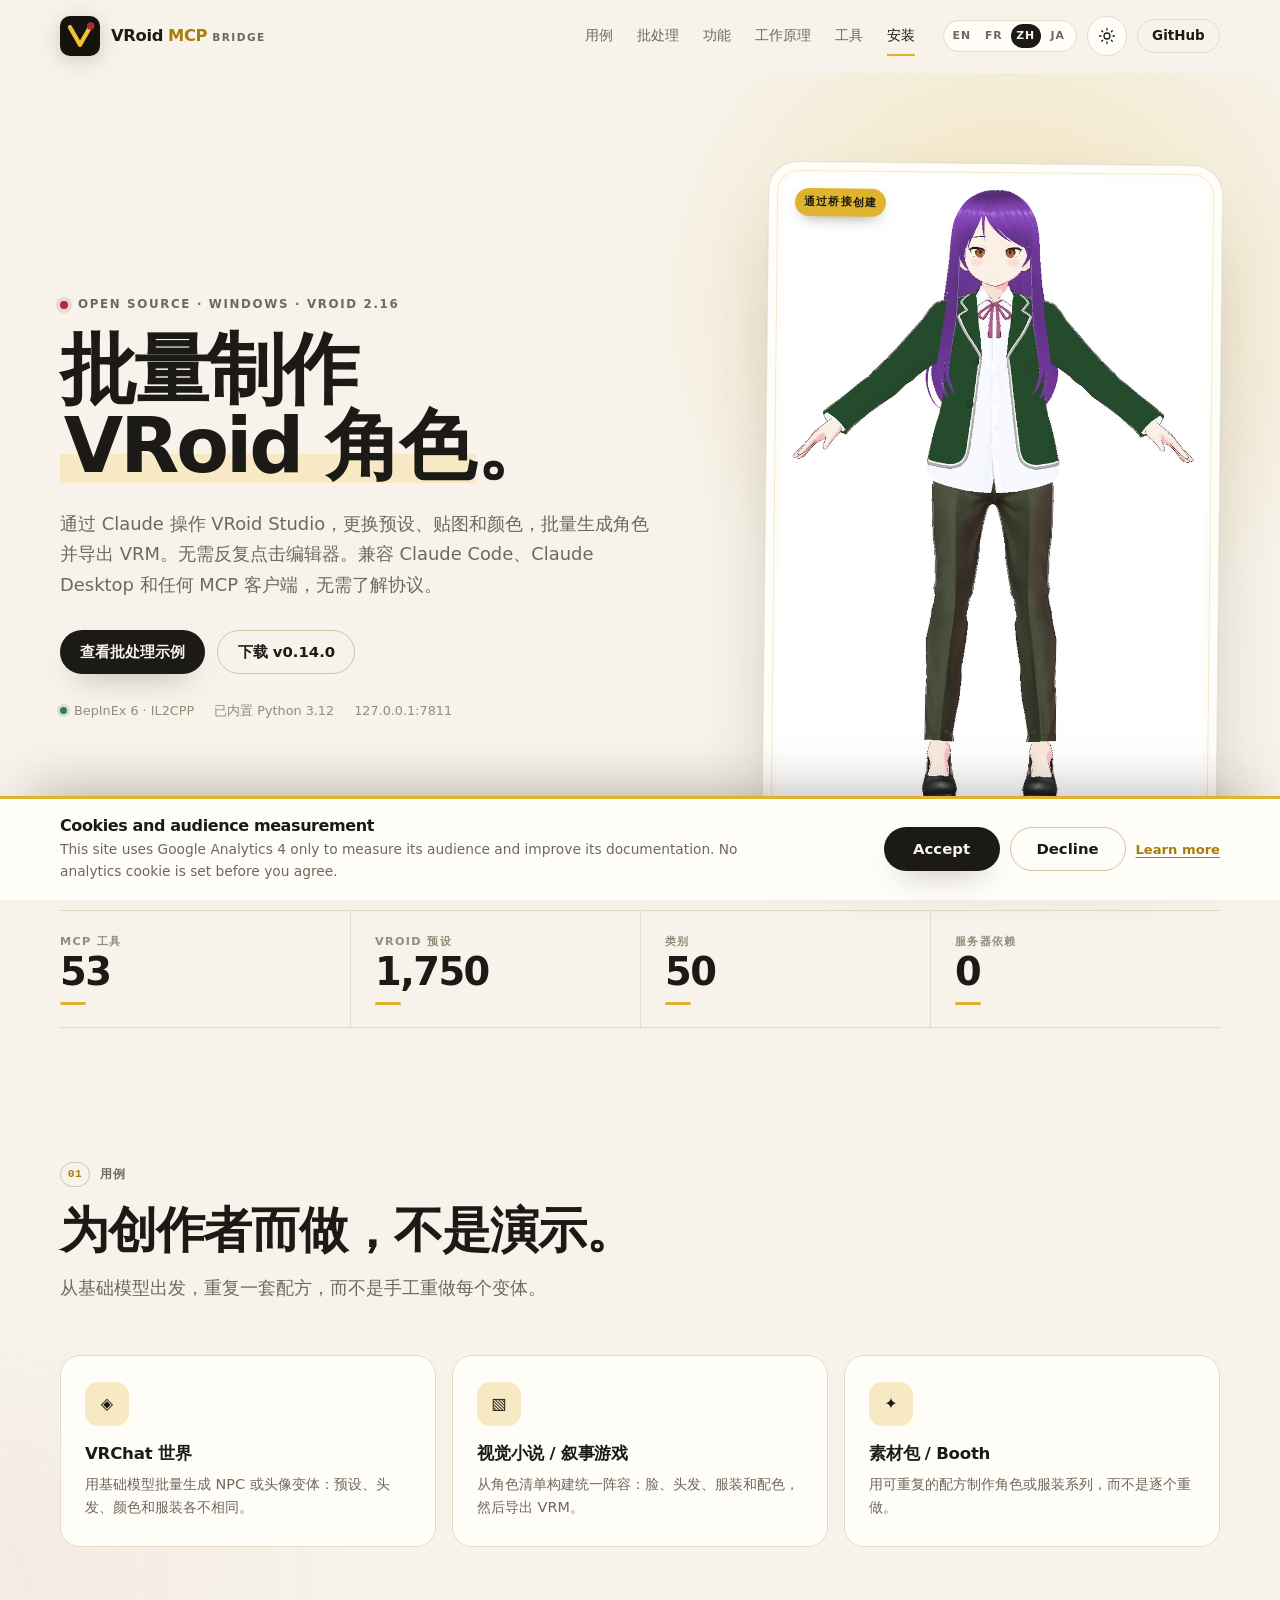
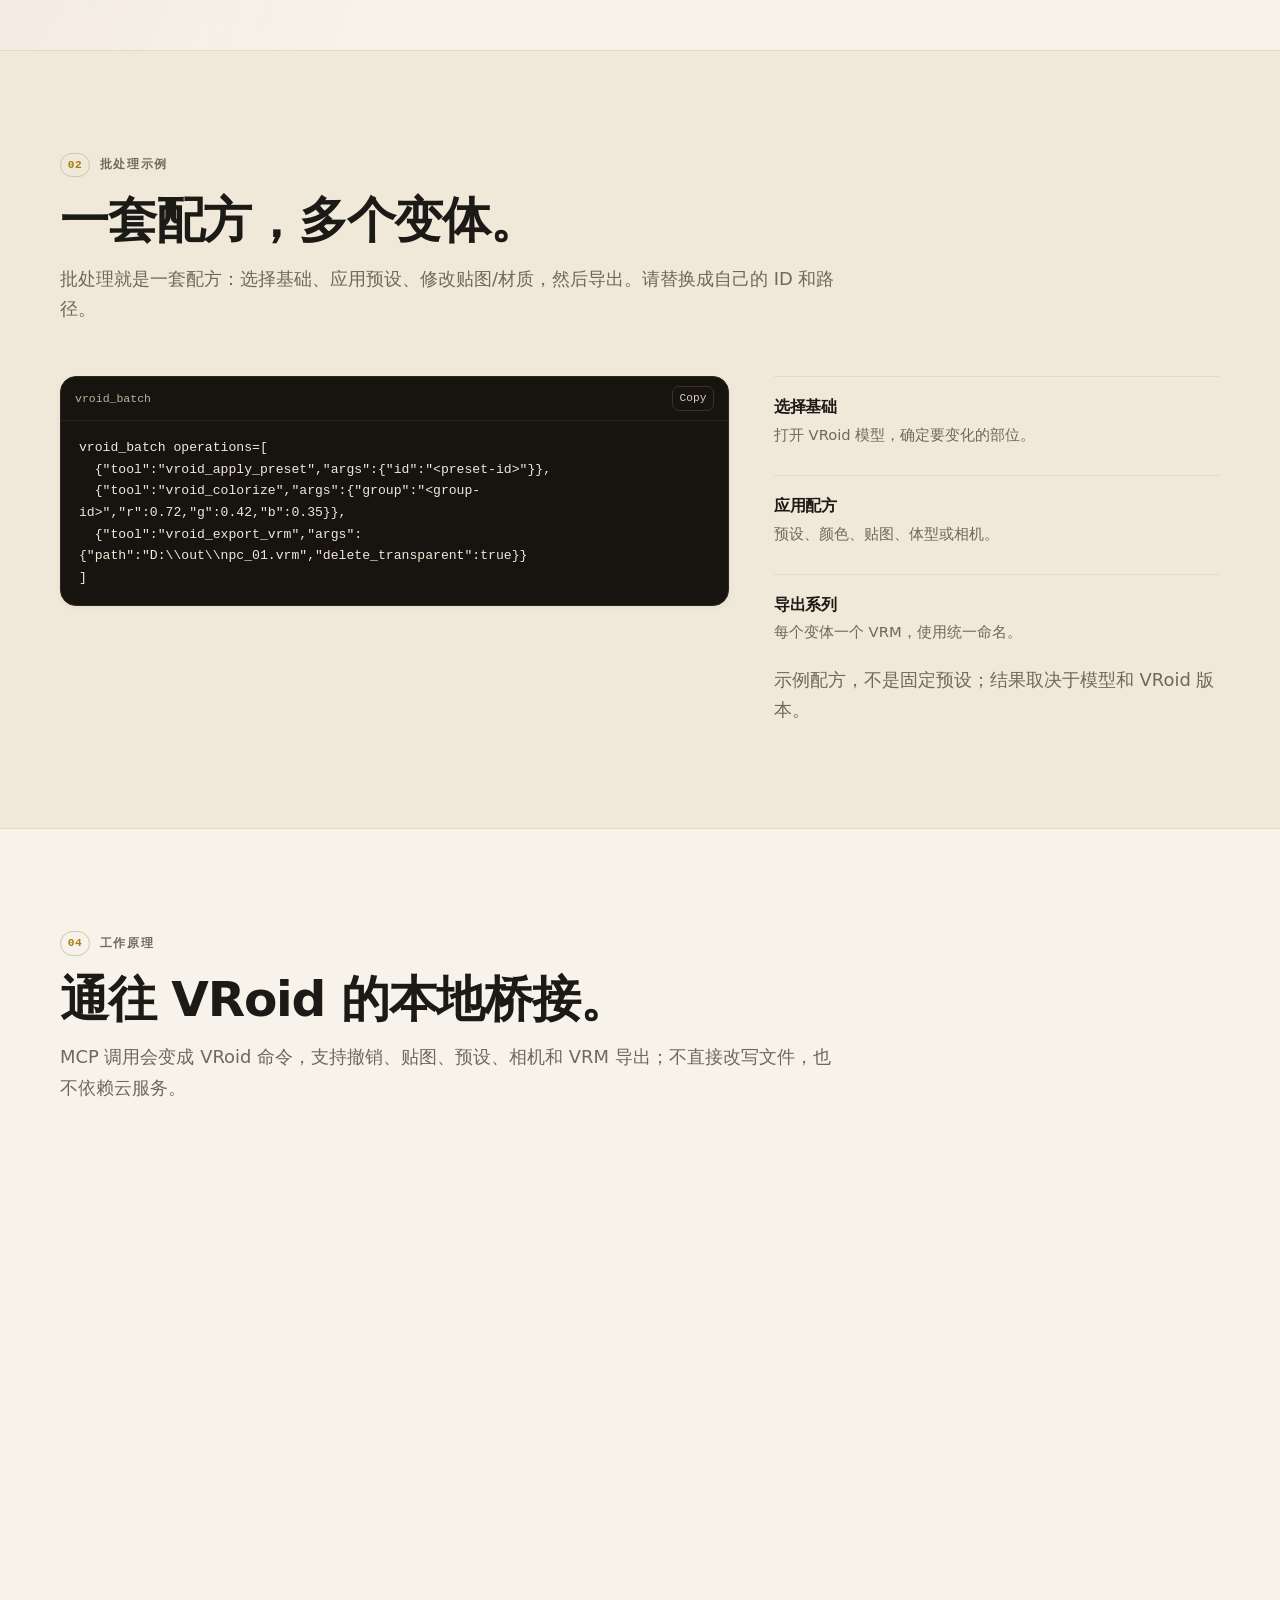
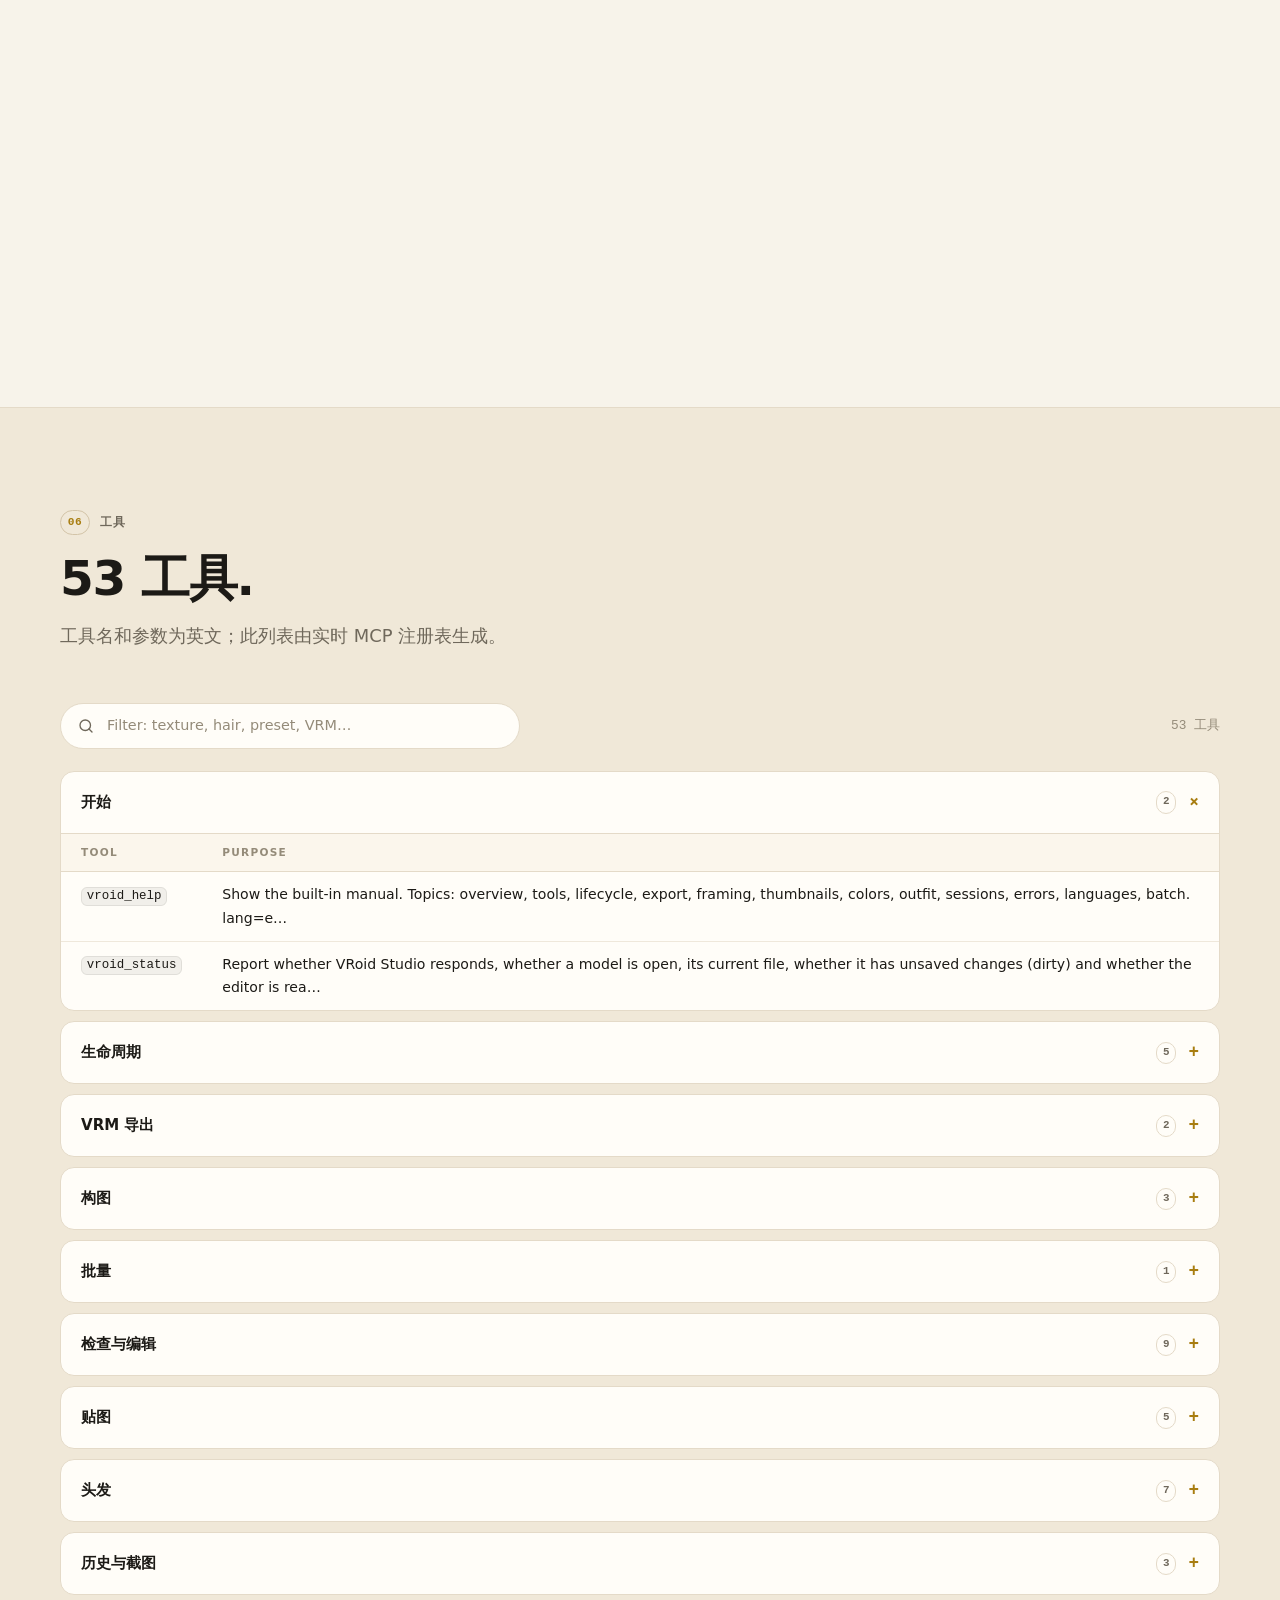
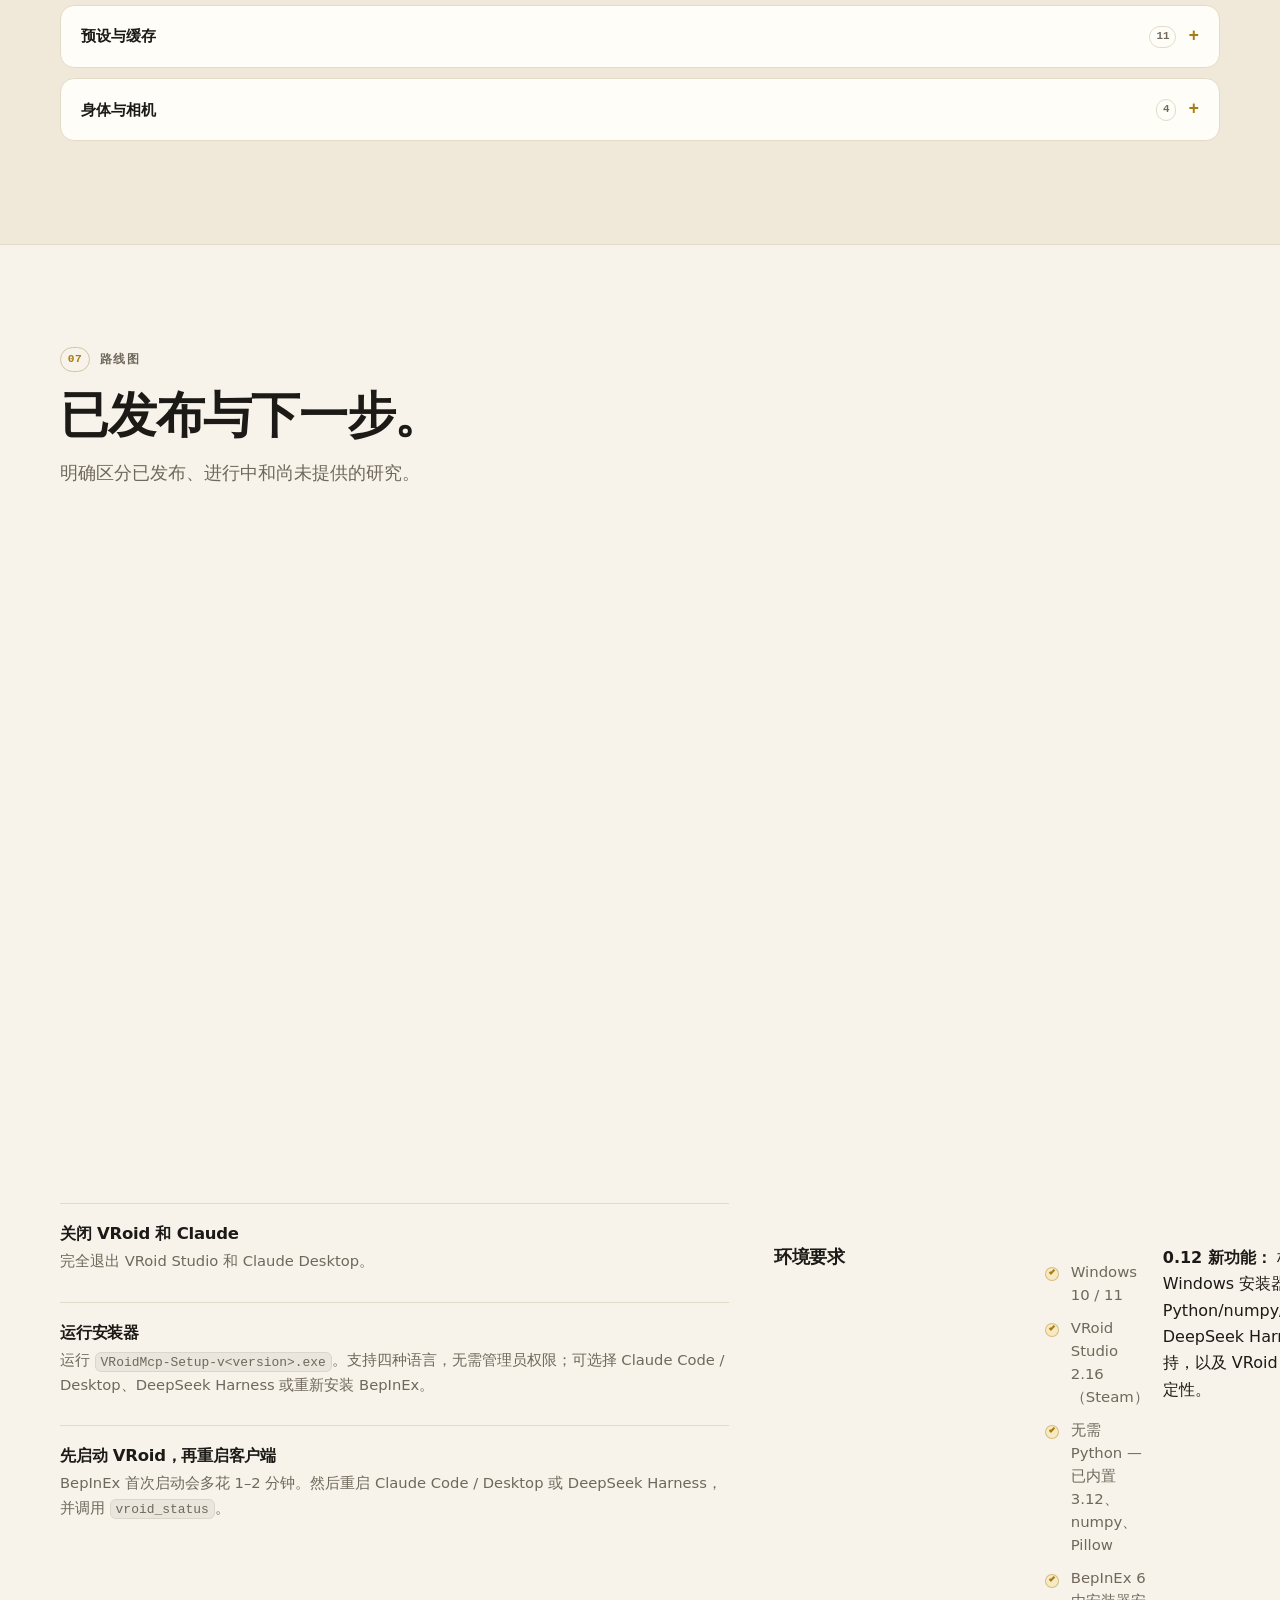
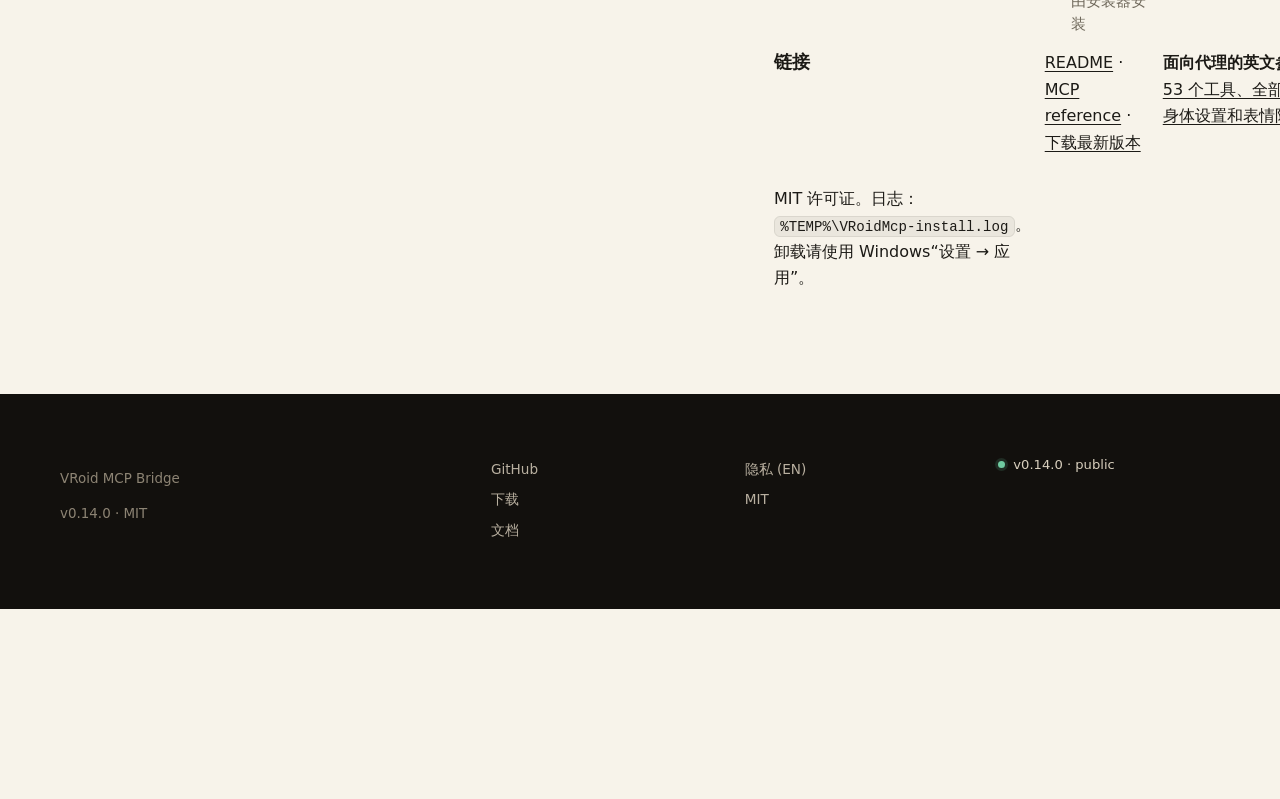
<file: website/zh/index.html>
<!doctype html>
<html lang="zh" class="no-js" data-privacy="../privacy/">
<head>
  <meta charset="utf-8">
  <meta name="viewport" content="width=device-width, initial-scale=1">
  <meta name="color-scheme" content="light dark">
  <title>VRoid MCP Bridge — 让 AI 操作 VRoid Studio</title>
  <meta name="description" content="本地 MCP 桥接，让 AI 操作 VRoid Studio：53 个工具、贴图、头发、预设、VRM 导出。">
  <meta name="author" content="mcjo79">
  <link rel="canonical" href="https://mcjo79.github.io/vroid-mcp/zh/">
  <link rel="alternate" hreflang="en" href="https://mcjo79.github.io/vroid-mcp/">
  <link rel="alternate" hreflang="fr" href="https://mcjo79.github.io/vroid-mcp/fr/">
  <link rel="alternate" hreflang="ja" href="https://mcjo79.github.io/vroid-mcp/ja/">
  <link rel="alternate" hreflang="zh" href="https://mcjo79.github.io/vroid-mcp/zh/">
  <link rel="alternate" hreflang="x-default" href="https://mcjo79.github.io/vroid-mcp/">
  <meta property="og:type" content="website">
  <meta property="og:locale" content="zh_CN">
  <meta property="og:locale:alternate" content="en_US">
  <meta property="og:locale:alternate" content="fr_FR">
  <meta property="og:site_name" content="VRoid MCP Bridge">
  <meta property="og:title" content="VRoid MCP Bridge — 让 AI 操作 VRoid Studio">
  <meta property="og:description" content="本地 MCP 桥接，让 AI 操作 VRoid Studio：53 个工具、贴图、头发、预设、VRM 导出。">
  <meta property="og:url" content="https://mcjo79.github.io/vroid-mcp/zh/">
  <meta property="og:image" content="https://mcjo79.github.io/vroid-mcp/assets/img/og-image.jpg">
  <meta property="og:image:width" content="1200">
  <meta property="og:image:height" content="630">
  <meta name="twitter:card" content="summary_large_image">
  <meta name="twitter:title" content="VRoid MCP Bridge — 让 AI 操作 VRoid Studio">
  <meta name="twitter:description" content="本地 MCP 桥接，让 AI 操作 VRoid Studio：53 个工具、贴图、头发、预设、VRM 导出。">
  <meta name="twitter:image" content="https://mcjo79.github.io/vroid-mcp/assets/img/og-image.jpg">
  <link rel="icon" href="../assets/img/favicon.svg" type="image/svg+xml">
  <link rel="apple-touch-icon" href="../assets/img/apple-touch-icon.png">
  <link rel="manifest" href="../site.webmanifest">
  <meta name="theme-color" content="#f7f3ea" media="(prefers-color-scheme: light)">
  <meta name="theme-color" content="#12110f" media="(prefers-color-scheme: dark)">
  <link rel="preload" as="image" href="../assets/img/hero.jpg" fetchpriority="high">
  <link rel="stylesheet" href="../assets/css/style.css">
  <script src="../assets/js/gtag-init.js"></script>
  <script async src="https://www.googletagmanager.com/gtag/js?id=G-2NDE82V29F"></script>
  <script src="../assets/js/consent.js" defer></script>
  <script>
    (function(){var r=document.documentElement;try{var s=localStorage.getItem('vroid-theme');if(s==='dark'||s==='light')r.dataset.theme=s;else if(window.matchMedia&&window.matchMedia('(prefers-color-scheme: dark)').matches)r.dataset.theme='dark';}catch(e){}r.classList.remove('no-js');r.classList.add('js');})();
  </script>
  <script type="application/ld+json">
  {"@context":"https://schema.org","@type":"SoftwareApplication","name":"VRoid MCP Bridge","applicationCategory":"DeveloperApplication","operatingSystem":"Windows","description":"本地 MCP 桥接，让 AI 操作 VRoid Studio：53 个工具、贴图、头发、预设、VRM 导出。","url":"https://mcjo79.github.io/vroid-mcp/zh/","codeRepository":"https://github.com/mcjo79/vroid-mcp","softwareVersion":"0.14.0","offers":{"@type":"Offer","price":"0","priceCurrency":"EUR"},"license":"https://github.com/mcjo79/vroid-mcp"}
  </script>
</head>
<body>
  <a class="skip-link" href="#contenu">返回顶部</a>
  <div class="scroll-progress" aria-hidden="true"><span id="progressBar"></span></div>
  <header class="site-header" id="top">
    <div class="container header-inner">
      <a class="brand" href="#top" aria-label="VRoid MCP Bridge">
        <svg class="brand-mark" viewBox="0 0 64 64" aria-hidden="true"><rect width="64" height="64" rx="16" fill="currentColor"/><path d="M16 18 L32 46 L48 18" fill="none" stroke="#F0C23A" stroke-width="7" stroke-linecap="round" stroke-linejoin="round"/><circle cx="49" cy="16" r="6" fill="#B02A37"/></svg>
        <span class="brand-text">VRoid <b>MCP</b><small>Bridge</small></span>
      </a>
      <nav class="nav" id="nav" aria-label="Navigation">
        <a href="#usecases">用例</a>
        <a href="#batch">批处理</a>
        <a href="#fonctions">功能</a>
        <a href="#apercu">工作原理</a>
        <a href="#outils">工具</a>
        <a href="#installation">安装</a>
      </nav>
      <div class="header-actions">
        <div class="lang-switch" role="group" aria-label="语言">
          <a href="../" hreflang="en" lang="en">EN</a><a href="../fr/" hreflang="fr" lang="fr">FR</a><a href="./" hreflang="zh" lang="zh" aria-current="true">ZH</a><a href="../ja/" hreflang="ja" lang="ja">JA</a>
        </div>
        <button class="icon-btn theme-toggle" id="themeToggle" type="button" aria-label="Theme" aria-pressed="false"><svg class="i-sun" viewBox="0 0 24 24" aria-hidden="true"><circle cx="12" cy="12" r="4"/><path d="M12 2v2M12 20v2M4.9 4.9l1.4 1.4M17.7 17.7l1.4 1.4M2 12h2M20 12h2M4.9 19.1l1.4-1.4M17.7 6.3l1.4-1.4"/></svg><svg class="i-moon" viewBox="0 0 24 24" aria-hidden="true"><path d="M21 12.8A8.5 8.5 0 1 1 11.2 3a6.6 6.6 0 0 0 9.8 9.8Z"/></svg></button>
        <a class="btn btn-small btn-ghost header-github" href="https://github.com/mcjo79/vroid-mcp" target="_blank" rel="noopener">GitHub</a>
        <button class="icon-btn menu-toggle" id="menuToggle" type="button" aria-label="Menu" aria-expanded="false" aria-controls="nav"><span></span><span></span><span></span></button>
      </div>
    </div>
  </header>
  <main id="contenu">
    <section class="hero">
      <div class="hero-glow" aria-hidden="true"></div>
      <div class="container hero-grid">
        <div class="hero-copy">
          <p class="eyebrow"><span class="eyebrow-dot"></span>Open source · Windows · VRoid 2.16</p>
          <h1>批量制作 <span class="hl">VRoid 角色</span>。</h1>
          <p class="lede">通过 Claude 操作 VRoid Studio，更换预设、贴图和颜色，批量生成角色并导出 VRM。无需反复点击编辑器。兼容 Claude Code、Claude Desktop 和任何 MCP 客户端，无需了解协议。</p>
          <div class="hero-cta">
            <a class="btn btn-primary" href="#batch">查看批处理示例</a>
            <a class="btn btn-secondary" href="#prerequisites">下载 v0.14.0</a>
          </div>
          <ul class="hero-meta"><li><span class="status-dot"></span>BepInEx 6 · IL2CPP</li><li>已内置 Python 3.12</li><li>127.0.0.1:7811</li></ul>
        </div>
        <figure class="hero-visual" data-reveal><div class="hero-card"><span class="hero-tag">通过桥接创建</span><img src="../assets/img/hero.jpg" alt="VRoid character made with the MCP bridge" width="760" height="1131" fetchpriority="high"></div><figcaption>使用同一工具制作的输出示例。</figcaption></figure>
      </div>
      <div class="container"><dl class="stats" data-reveal><div><dt>MCP 工具</dt><dd>53</dd></div><div><dt>VRoid 预设</dt><dd>1,750</dd></div><div><dt>类别</dt><dd>50</dd></div><div><dt>服务器依赖</dt><dd>0</dd></div></dl></div>
    </section>
    <section class="section" id="usecases">
  <div class="container">
    <header class="section-head" data-reveal>
      <p class="eyebrow"><span class="eyebrow-num">01</span>用例</p>
      <h2>为创作者而做，不是演示。</h2>
      <p class="lede">从基础模型出发，重复一套配方，而不是手工重做每个变体。</p>
    </header>
    <div class="features">
<article class="feature" data-reveal><span class="feature-icon" aria-hidden="true">◈</span><h3>VRChat 世界</h3><p>用基础模型批量生成 NPC 或头像变体：预设、头发、颜色和服装各不相同。</p></article>
<article class="feature" data-reveal><span class="feature-icon" aria-hidden="true">▧</span><h3>视觉小说 / 叙事游戏</h3><p>从角色清单构建统一阵容：脸、头发、服装和配色，然后导出 VRM。</p></article>
<article class="feature" data-reveal><span class="feature-icon" aria-hidden="true">✦</span><h3>素材包 / Booth</h3><p>用可重复的配方制作角色或服装系列，而不是逐个重做。</p></article>
    </div>
  </div>
</section>

<section class="section section-alt" id="batch">
  <div class="container">
    <header class="section-head" data-reveal>
      <p class="eyebrow"><span class="eyebrow-num">02</span>批处理示例</p>
      <h2>一套配方，多个变体。</h2>
      <p class="lede">批处理就是一套配方：选择基础、应用预设、修改贴图/材质，然后导出。请替换成自己的 ID 和路径。</p>
    </header>
    <div class="install-grid">
      <div class="code-block" data-reveal>
        <div class="code-head"><span>vroid_batch</span><button class="copy-btn" type="button" data-copy>Copy</button></div>
        <pre><code>vroid_batch operations=[
  {"tool":"vroid_apply_preset","args":{"id":"&lt;preset-id&gt;"}},
  {"tool":"vroid_colorize","args":{"group":"&lt;group-id&gt;","r":0.72,"g":0.42,"b":0.35}},
  {"tool":"vroid_export_vrm","args":{"path":"D:\\out\\npc_01.vrm","delete_transparent":true}}
]</code></pre>
      </div>
      <div data-reveal>
        <ol class="install-steps"><li><div><h3>选择基础</h3><p>打开 VRoid 模型，确定要变化的部位。</p></div></li><li><div><h3>应用配方</h3><p>预设、颜色、贴图、体型或相机。</p></div></li><li><div><h3>导出系列</h3><p>每个变体一个 VRM，使用统一命名。</p></div></li></ol>
        <p class="lede">示例配方，不是固定预设；结果取决于模型和 VRoid 版本。</p>
      </div>
    </div>
  </div>
</section>

<section class="section" id="apercu"><div class="container"><header class="section-head" data-reveal><p class="eyebrow"><span class="eyebrow-num">04</span>工作原理</p><h2>通往 VRoid 的本地桥接。</h2><p class="lede">MCP 调用会变成 VRoid 命令，支持撤销、贴图、预设、相机和 VRM 导出；不直接改写文件，也不依赖云服务。</p></header></div></section>

<section class="section" id="fonctions"><div class="container"><header class="section-head" data-reveal><p class="eyebrow"><span class="eyebrow-num">05</span>功能</p><h2>可以做什么。</h2></header><div class="features">
<article class="feature" data-reveal><span class="feature-icon">◈</span><h3>参数与导航</h3><p>按分区/类别选择面部、身体和服装，用类型化的 <code>vroid_set_param</code> 调整。</p></article>
<article class="feature" data-reveal><span class="feature-icon">▧</span><h3>贴图与图层</h3><p>导出/重新导入 PNG、改色，并保留透明区域与明暗。</p></article>
<article class="feature" data-reveal><span class="feature-icon">✦</span><h3>头发、预设与缓存</h3><p>头发颜色、程序化发束、预设搜索和共享缩略图缓存。</p></article>
<article class="feature" data-reveal><span class="feature-icon">⇩</span><h3>VRM 导出</h3><p>通过 VRoid 原生导出 VRM 1.0/0.x，支持透明网格删除、多边形/材质/骨骼精简。</p></article>
<article class="feature" data-reveal><span class="feature-icon">▣</span><h3>最小化/后台运行</h3><p>VRoid 最小化时仍可编辑、截图和导出；后台模式始终开启。</p></article>
<article class="feature" data-reveal><span class="feature-icon">↶</span><h3>安全操作</h3><p>所有改动进入 VRoid 历史，可用 Ctrl+Z 撤销；保存前可检查状态。</p></article></div></div></section>

<section class="section section-alt" id="outils">
  <div class="container">
    <header class="section-head" data-reveal>
      <p class="eyebrow"><span class="eyebrow-num">06</span>工具</p>
      <h2>53 工具.</h2>
      <p class="lede">工具名和参数为英文；此列表由实时 MCP 注册表生成。</p>
    </header>
    <div class="tools-toolbar" data-reveal>
      <label class="search" for="toolSearch">
        <svg viewBox="0 0 24 24" aria-hidden="true"><circle cx="11" cy="11" r="7"/><path d="m20 20-4-4"/></svg>
        <input id="toolSearch" type="search" placeholder="Filter: texture, hair, preset, VRM…" autocomplete="off">
      </label>
      <p class="tools-count" id="toolsCount" aria-live="polite">53 工具</p>
    </div>
    <div class="tools" id="tools" data-reveal>
      <details class="tool-group" open>
        <summary><span>开始</span><span class="tool-badge">2</span></summary>
        <table><thead><tr><th scope="col">Tool</th><th scope="col">Purpose</th></tr></thead><tbody>
          <tr data-tool="vroid_help Show the built-in manual. Topics: overview, tools, lifecycle, export, framing, thumbnails, colors,"><td><code>vroid_help</code></td><td>Show the built-in manual. Topics: overview, tools, lifecycle, export, framing, thumbnails, colors, outfit, sessions, errors, languages, batch. lang=e…</td></tr>
          <tr data-tool="vroid_status Report whether VRoid Studio responds, whether a model is open, its current"><td><code>vroid_status</code></td><td>Report whether VRoid Studio responds, whether a model is open, its current file, whether it has unsaved changes (dirty) and whether the editor is rea…</td></tr>
        </tbody></table>
      </details>
      <details class="tool-group">
        <summary><span>生命周期</span><span class="tool-badge">5</span></summary>
        <table><thead><tr><th scope="col">Tool</th><th scope="col">Purpose</th></tr></thead><tbody>
          <tr data-tool="vroid_create Create a new model from the VRoid template (female or male), like"><td><code>vroid_create</code></td><td>Create a new model from the VRoid template (female or male), like the Create New Model dialog. VRoid must be at the model-select screen (no model ope…</td></tr>
          <tr data-tool="vroid_open Open a .vroid file and wait until the model is ready. VRoid"><td><code>vroid_open</code></td><td>Open a .vroid file and wait until the model is ready. VRoid must be at the model-select screen (no model open): save and call vroid_main_menu first i…</td></tr>
          <tr data-tool="vroid_save Save the open model. With path: Save As (creates the file). Without"><td><code>vroid_save</code></td><td>Save the open model. With path: Save As (creates the file). Without path: save in place, only if the model already has a .vroid file. A model created…</td></tr>
          <tr data-tool="vroid_main_menu Return to the model-select screen without quitting VRoid, so another model can"><td><code>vroid_main_menu</code></td><td>Return to the model-select screen without quitting VRoid, so another model can be opened or created. Refuses when there are unsaved changes unless di…</td></tr>
          <tr data-tool="vroid_exit Quit VRoid Studio gracefully. Refuses unsaved changes unless discard=true. The response is"><td><code>vroid_exit</code></td><td>Quit VRoid Studio gracefully. Refuses unsaved changes unless discard=true. The response is sent before the process exits; use it after a generation s…</td></tr>
        </tbody></table>
      </details>
      <details class="tool-group">
        <summary><span>VRM 导出</span><span class="tool-badge">2</span></summary>
        <table><thead><tr><th scope="col">Tool</th><th scope="col">Purpose</th></tr></thead><tbody>
          <tr data-tool="vroid_export_vrm Export the open model as a .vrm file with VRoid&#x27;s own exporter,"><td><code>vroid_export_vrm</code></td><td>Export the open model as a .vrm file with VRoid's own exporter, without clicks or file dialog (same options as the 'Export as VRM' screen). Options l…</td></tr>
          <tr data-tool="vroid_export_vrm_options Open VRoid&#x27;s export screen and return its current export settings and the"><td><code>vroid_export_vrm_options</code></td><td>Open VRoid's export screen and return its current export settings and the available material / texture / atlas choices. Close it again with vroid_exp…</td></tr>
        </tbody></table>
      </details>
      <details class="tool-group">
        <summary><span>构图</span><span class="tool-badge">3</span></summary>
        <table><thead><tr><th scope="col">Tool</th><th scope="col">Purpose</th></tr></thead><tbody>
          <tr data-tool="vroid_framing_get Read thumbnail framing profiles per category/body part (e.g. Clothing/Tops, Clothing/Shoes, Hair, Face,"><td><code>vroid_framing_get</code></td><td>Read thumbnail framing profiles per category/body part (e.g. Clothing/Tops, Clothing/Shoes, Hair, Face, VRoid/ClothingSet), never per individual garm…</td></tr>
          <tr data-tool="vroid_framing_set Change the framing of a category/body part (e.g. Clothing/Tops, Clothing/Shoes, Hair, Face,"><td><code>vroid_framing_set</code></td><td>Change the framing of a category/body part (e.g. Clothing/Tops, Clothing/Shoes, Hair, Face, VRoid/ClothingSet), never an individual garment: the over…</td></tr>
          <tr data-tool="vroid_framing_reset Clear framing overrides (all, or one category/body part) and return to the"><td><code>vroid_framing_reset</code></td><td>Clear framing overrides (all, or one category/body part) and return to the committed defaults in config/framing.json. Local overrides live in preset_…</td></tr>
        </tbody></table>
      </details>
      <details class="tool-group">
        <summary><span>批量</span><span class="tool-badge">1</span></summary>
        <table><thead><tr><th scope="col">Tool</th><th scope="col">Purpose</th></tr></thead><tbody>
          <tr data-tool="vroid_batch Run several vroid_* operations sequentially in one MCP call and return a"><td><code>vroid_batch</code></td><td>Run several vroid_* operations sequentially in one MCP call and return a text summary plus optional images. Up to 200 operations, no nested batches,…</td></tr>
        </tbody></table>
      </details>
      <details class="tool-group">
        <summary><span>检查与编辑</span><span class="tool-badge">9</span></summary>
        <table><thead><tr><th scope="col">Tool</th><th scope="col">Purpose</th></tr></thead><tbody>
          <tr data-tool="vroid_list_groups List the editable groups of the open model (face, eyes, hair, body,"><td><code>vroid_list_groups</code></td><td>List the editable groups of the open model (face, eyes, hair, body, outfits...). Each group has an id to pass to the other tools.</td></tr>
          <tr data-tool="vroid_sections List editable sections and their categories (Face, Hairstyle, Body, Outfit, Accessories, Look),"><td><code>vroid_sections</code></td><td>List editable sections and their categories (Face, Hairstyle, Body, Outfit, Accessories, Look), with group counts. High-level companion to vroid_list…</td></tr>
          <tr data-tool="vroid_categories List categories in a section (or all categories), with category key, label,"><td><code>vroid_categories</code></td><td>List categories in a section (or all categories), with category key, label, section and group count. Use with vroid_enter / vroid_set_param.</td></tr>
          <tr data-tool="vroid_enter Select a section/category by name and return its group and enriched parameters"><td><code>vroid_enter</code></td><td>Select a section/category by name and return its group and enriched parameters (labels + stable section/category/key paths). Equivalent in spirit to…</td></tr>
          <tr data-tool="vroid_get_params List the parameters of a group (blendshape sliders, bones, colors) with their"><td><code>vroid_get_params</code></td><td>List the parameters of a group (blendshape sliders, bones, colors) with their current values.</td></tr>
          <tr data-tool="vroid_get_item_params List every adjustable parameter of the model&#x27;s items, including the shape slider"><td><code>vroid_get_item_params</code></td><td>List every adjustable parameter of the model's items, including the shape sliders VRoid shows under Customize &gt; Parameters for clothing and accessories (skirt tighter/wider/shorter/longer, sleeve thickness, width, length, hood...), which vroid_get_params does not return. Each group has 'pars' (regular parameters) and 'sliders' (key, label, value). Clothing sliders range 0..100 (not 0..1); the last word of the label says what they do (Narrow = tighter, Spread = wider, Short, Long...). Set one with vroid_set_blendshape group=&lt;group&gt; key=&lt;slider key&gt; value=&lt;0..100&gt;; undoable. 'type' filters by group type, e.g. TransferableGroupType.N00.Level1.Bottoms.</td></tr>
          <tr data-tool="vroid_set_param Set a parameter by section/category and key or short label; dispatches to"><td><code>vroid_set_param</code></td><td>Set a parameter by section/category and key or short label; dispatches to bone, blendshape or color. Accepts numbers, #RRGGBB or r,g,b for colors. Un…</td></tr>
          <tr data-tool="vroid_set_blendshape Set a shape slider (blendshape) of a group. Undoable in VRoid (Ctrl+Z)."><td><code>vroid_set_blendshape</code></td><td>Set a shape slider (blendshape) of a group. Undoable in VRoid (Ctrl+Z).</td></tr>
          <tr data-tool="vroid_set_bone Set a bone transform parameter (body proportions, size...)."><td><code>vroid_set_bone</code></td><td>Set a bone transform parameter (body proportions, size...).</td></tr>
          <tr data-tool="vroid_set_color Set a color (components 0..1). Undoable in VRoid."><td><code>vroid_set_color</code></td><td>Set a color (components 0..1). Undoable in VRoid.</td></tr>
        </tbody></table>
      </details>
      <details class="tool-group">
        <summary><span>贴图</span><span class="tool-badge">5</span></summary>
        <table><thead><tr><th scope="col">Tool</th><th scope="col">Purpose</th></tr></thead><tbody>
          <tr data-tool="vroid_list_layers List the editable textures of a group (e.g. skirt = Bottoms): items"><td><code>vroid_list_layers</code></td><td>List the editable textures of a group (e.g. skirt = Bottoms): items (transferable), images and layers (node, name, opacity, visibility, blend mode).…</td></tr>
          <tr data-tool="vroid_colorize Composite color pass: apply one color to both the global/material colors and"><td><code>vroid_colorize</code></td><td>Composite color pass: apply one color to both the global/material colors and the texture layers of a group (clothing or hair). target=global|texture|…</td></tr>
          <tr data-tool="vroid_recolor_layer Recolor a texture layer in place, preserving transparency; undoable. mode &#x27;multiply&#x27;: light"><td><code>vroid_recolor_layer</code></td><td>Recolor a texture layer in place, preserving transparency; undoable. mode 'multiply': light fabric -&gt; target color while keeping shadows and folds. m…</td></tr>
          <tr data-tool="vroid_export_layer Export a texture layer as PNG (RGBA) to edit it with another"><td><code>vroid_export_layer</code></td><td>Export a texture layer as PNG (RGBA) to edit it with another tool.</td></tr>
          <tr data-tool="vroid_import_layer Import a PNG into a layer (same size as the export) or"><td><code>vroid_import_layer</code></td><td>Import a PNG into a layer (same size as the export) or as a new layer. Undoable.</td></tr>
        </tbody></table>
      </details>
      <details class="tool-group">
        <summary><span>头发</span><span class="tool-badge">7</span></summary>
        <table><thead><tr><th scope="col">Tool</th><th scope="col">Purpose</th></tr></thead><tbody>
          <tr data-tool="vroid_list_hair_materials List hair materials (hair color is not exposed by vroid_get_params): id, name,"><td><code>vroid_list_hair_materials</code></td><td>List hair materials (hair color is not exposed by vroid_get_params): id, name, adjustable colors (key + value) and textures with their layers (transf…</td></tr>
          <tr data-tool="vroid_set_hair_color Set a color of a hair material (components 0..1). Undoable. &#x27;base:&lt;id&gt;&#x27; keys"><td><code>vroid_set_hair_color</code></td><td>Set a color of a hair material (components 0..1). Undoable. 'base:&lt;id&gt;' keys are the overlay hair tint of a preset: change that key to recolor a pres…</td></tr>
          <tr data-tool="vroid_list_hair_groups List hair groups: &#x27;procedural&#x27; (adjustable length and strand count) or &#x27;brush&#x27; (drawn"><td><code>vroid_list_hair_groups</code></td><td>List hair groups: 'procedural' (adjustable length and strand count) or 'brush' (drawn strands: strand count, average length).</td></tr>
          <tr data-tool="vroid_set_procedural_hair Set the length and/or strand count of a procedural hair group. Undoable."><td><code>vroid_set_procedural_hair</code></td><td>Set the length and/or strand count of a procedural hair group. Undoable.</td></tr>
          <tr data-tool="vroid_scale_brush_hair Lengthen (factor &gt; 1) or shorten (factor &lt; 1) all strands of"><td><code>vroid_scale_brush_hair</code></td><td>Lengthen (factor &gt; 1) or shorten (factor &lt; 1) all strands of a brush hair group from their root. Undoable (one step per point).</td></tr>
          <tr data-tool="vroid_clone_brush_hair Duplicate a group of brush strands and offset the copy (in meters,"><td><code>vroid_clone_brush_hair</code></td><td>Duplicate a group of brush strands and offset the copy (in meters, model space) to add strands.</td></tr>
          <tr data-tool="vroid_begin_hair_edit Switch a hair material to texture editing (VRoid&#x27;s Edit button): its texture"><td><code>vroid_begin_hair_edit</code></td><td>Switch a hair material to texture editing (VRoid's Edit button): its texture becomes available to the layer tools. Useful for a preset hairstyle whos…</td></tr>
        </tbody></table>
      </details>
      <details class="tool-group">
        <summary><span>历史与截图</span><span class="tool-badge">3</span></summary>
        <table><thead><tr><th scope="col">Tool</th><th scope="col">Purpose</th></tr></thead><tbody>
          <tr data-tool="vroid_undo Undo the last change in VRoid Studio."><td><code>vroid_undo</code></td><td>Undo the last change in VRoid Studio.</td></tr>
          <tr data-tool="vroid_redo Redo the last undone change."><td><code>vroid_redo</code></td><td>Redo the last undone change.</td></tr>
          <tr data-tool="vroid_screenshot Capture a clean 3D preview of the avatar (no VRoid UI) and"><td><code>vroid_screenshot</code></td><td>Capture a clean 3D preview of the avatar (no VRoid UI) and return the image. MSAA 4x and SSAA 2x by default; width/height override the output size; c…</td></tr>
        </tbody></table>
      </details>
      <details class="tool-group">
        <summary><span>预设与缓存</span><span class="tool-badge">11</span></summary>
        <table><thead><tr><th scope="col">Tool</th><th scope="col">Purpose</th></tr></thead><tbody>
          <tr data-tool="vroid_list_presets List VRoid presets (hairstyles, faces, outfits, bodies...). filter searches the resource path"><td><code>vroid_list_presets</code></td><td>List VRoid presets (hairstyles, faces, outfits, bodies...). filter searches the resource path (e.g. 'Hair', 'Tops', 'Bottoms', 'Onepiece', 'Shoes', '…</td></tr>
          <tr data-tool="vroid_apply_preset Apply a preset (replaces the item in the same category, like clicking"><td><code>vroid_apply_preset</code></td><td>Apply a preset (replaces the item in the same category, like clicking its thumbnail). Undoable. Whole-set presets can replace several slots: verify w…</td></tr>
          <tr data-tool="vroid_clothing_colors List the adjustable colors of a clothing item (same preset): group +"><td><code>vroid_clothing_colors</code></td><td>List the adjustable colors of a clothing item (same preset): group + key to pass to vroid_set_color.</td></tr>
          <tr data-tool="vroid_begin_clothing_edit Switch a preset clothing item to texture editing (like VRoid&#x27;s Edit button):"><td><code>vroid_begin_clothing_edit</code></td><td>Switch a preset clothing item to texture editing (like VRoid's Edit button): its layers become available to vroid_list_layers / vroid_recolor_layer.…</td></tr>
          <tr data-tool="vroid_apply_custom Apply one of the user&#x27;s custom items, like clicking it in VRoid&#x27;s"><td><code>vroid_apply_custom</code></td><td>Apply one of the user's custom items, like clicking it in VRoid's Custom tab: replaces the item in the same category. key = cache key (vroid_preset_c…</td></tr>
          <tr data-tool="vroid_remove_item Remove an item from the model (clothing, accessory, shoes...). group = group"><td><code>vroid_remove_item</code></td><td>Remove an item from the model (clothing, accessory, shoes...). group = group id, or a short type to remove all groups of that type (Tops, Bottoms, On…</td></tr>
          <tr data-tool="vroid_preset_cache_search Search the shared preset and custom-item cache (no VRoid needed): labels, descriptions,"><td><code>vroid_preset_cache_search</code></td><td>Search the shared preset and custom-item cache (no VRoid needed): labels, descriptions, tags and colors (manual and auto-generated), plus the thumbna…</td></tr>
          <tr data-tool="vroid_preset_cache_annotate Add or correct the label, description, tags and colors of a preset"><td><code>vroid_preset_cache_annotate</code></td><td>Add or correct the label, description, tags and colors of a preset in the shared cache, for other AIs. A manual label overrides the generated one. Sh…</td></tr>
          <tr data-tool="vroid_preset_thumbnail Return the thumbnail of a preset or custom item (image) to judge"><td><code>vroid_preset_thumbnail</code></td><td>Return the thumbnail of a preset or custom item (image) to judge it without applying it: situation capture if available, otherwise VRoid's native ico…</td></tr>
          <tr data-tool="vroid_preset_cache_sync Scan what VRoid currently exposes: built-in presets AND custom items (with the"><td><code>vroid_preset_cache_sync</code></td><td>Scan what VRoid currently exposes: built-in presets AND custom items (with the name given in VRoid). Reports new, changed (renamed custom item or new…</td></tr>
          <tr data-tool="vroid_preset_cache_build Create situation thumbnails for a category (presets, or Custom/&lt;slot&gt; for custom items)."><td><code>vroid_preset_cache_build</code></td><td>Create situation thumbnails for a category (presets, or Custom/&lt;slot&gt; for custom items). Removes ALL clothes, accessories, underwear (including defau…</td></tr>
        </tbody></table>
      </details>
      <details class="tool-group">
        <summary><span>身体与相机</span><span class="tool-badge">4</span></summary>
        <table><thead><tr><th scope="col">Tool</th><th scope="col">Purpose</th></tr></thead><tbody>
          <tr data-tool="vroid_measure Measure the current model height in cm (same as VRoid&#x27;s size label)"><td><code>vroid_measure</code></td><td>Measure the current model height in cm (same as VRoid's size label) and its bounds.</td></tr>
          <tr data-tool="vroid_set_body_size Set the height (cm) directly through the gender silhouette slider (FigureHeight/FigureSlender, proportions"><td><code>vroid_set_body_size</code></td><td>Set the height (cm) directly through the gender silhouette slider (FigureHeight/FigureSlender, proportions preserved), and optionally weight (kg), co…</td></tr>
          <tr data-tool="vroid_camera Aim the VRoid 3D view at the model from another angle before"><td><code>vroid_camera</code></td><td>Aim the VRoid 3D view at the model from another angle before a capture. action: get (state + preset rotations), angles (x,y in degrees), rotate (dx,d…</td></tr>
          <tr data-tool="vroid_face_preview Expression preview for a capture (open mouth to show teeth, smile, wink...):"><td><code>vroid_face_preview</code></td><td>Expression preview for a capture (open mouth to show teeth, smile, wink...): set the weight (0..100) of face blendshapes whose name ends with name (e…</td></tr>
        </tbody></table>
      </details>
    </div>
  </div>
</section>

<section class="section" id="roadmap">
  <div class="container">
    <header class="section-head" data-reveal>
      <p class="eyebrow"><span class="eyebrow-num">07</span>路线图</p>
      <h2>已发布与下一步。</h2>
      <p class="lede">明确区分已发布、进行中和尚未提供的研究。</p>
    </header>
    <div class="features">
<article class="feature" data-reveal><span class="feature-icon" aria-hidden="true">●</span><p class="eyebrow">现在 · 已发布</p><p>53 个 MCP 工具、原生 VRM 导出、批处理、四语言 Windows 安装器（内置 Python 3.12/numpy/Pillow）、DeepSeek Harness、VRoid 2.16 首次加载处理和预设缓存保护。</p></article>
<article class="feature" data-reveal><span class="feature-icon" aria-hidden="true">◐</span><p class="eyebrow">下一步 · 进行中</p><p>服装贴图配方、批处理预设、更多示例和文档。</p></article>
<article class="feature" data-reveal><span class="feature-icon" aria-hidden="true">○</span><p class="eyebrow">研究 · 未发布</p><p>ComfyUI 贴图流程、专用 LoRA、社区评估。欢迎合作，但暂不承诺。</p></article>
    </div>
  </div>
</section>

<section class="section" id="installation"><div class="container"><header class="section-head" data-reveal><p class="eyebrow"><span class="eyebrow-num">08</span>安装</p><h2>三步安装</h2><p class="lede">只需 Windows 与 VRoid Studio 2.16。NSIS 安装器会安装 BepInEx 6，并内置 Python 3.12、numpy、Pillow、插件和 MCP 服务器。</p></header><div class="install-grid"><ol class="install-steps" data-reveal><li><div><h3>关闭 VRoid 和 Claude</h3><p>完全退出 VRoid Studio 和 Claude Desktop。</p></div></li><li><div><h3>运行安装器</h3><p>运行 <code>VRoidMcp-Setup-v&lt;version&gt;.exe</code>。支持四种语言，无需管理员权限；可选择 Claude Code / Desktop、DeepSeek Harness 或重新安装 BepInEx。</p></div></li><li><div><h3>先启动 VRoid，再重启客户端</h3><p>BepInEx 首次启动会多花 1–2 分钟。然后重启 Claude Code / Desktop 或 DeepSeek Harness，并调用 <code>vroid_status</code>。</p></div></li></ol><div class="install-details" data-reveal><h3 id="prerequisites">环境要求</h3><ul class="check-list"><li>Windows 10 / 11</li><li>VRoid Studio 2.16（Steam）</li><li>无需 Python — 已内置 3.12、numpy、Pillow</li><li>BepInEx 6 由安装器安装</li></ul><p><strong>0.12 新功能：</strong> 标准 Windows 安装器、内置 Python/numpy/Pillow、DeepSeek Harness 支持，以及 VRoid 2.16 稳定性。</p><h3>链接</h3><p><a href="https://github.com/mcjo79/vroid-mcp/blob/main/README-zh.md">README</a> · <a href="https://github.com/mcjo79/vroid-mcp/blob/main/docs/REFERENCE.md">MCP reference</a> · <a href="https://github.com/mcjo79/vroid-mcp/releases/latest">下载最新版本</a></p><p><strong>面向代理的英文参考：</strong> <a href="https://github.com/mcjo79/vroid-mcp/blob/main/docs/AGENT_REFERENCE_EN.md">53 个工具、全部参数、身体设置和表情限制</a></p><p>MIT 许可证。日志：<code>%TEMP%\VRoidMcp-install.log</code>。卸载请使用 Windows“设置 → 应用”。</p></div></div></div></section>
  </main>
  <footer class="site-footer"><div class="container footer-grid"><div class="footer-brand"><p>VRoid MCP Bridge</p><p>v0.14.0 · MIT</p></div><nav class="footer-col"><a href="https://github.com/mcjo79/vroid-mcp">GitHub</a><a href="https://github.com/mcjo79/vroid-mcp/releases/latest">下载</a><a href="https://github.com/mcjo79/vroid-mcp/blob/main/README-zh.md">文档</a></nav><nav class="footer-col"><a href="../privacy/">隐私 (EN)</a><a href="https://github.com/mcjo79/vroid-mcp/blob/main/LICENSE">MIT</a></nav><div class="footer-col"><p class="footer-status"><span class="status-dot"></span>v0.14.0 · public</p></div></div></footer>
  <script src="../assets/js/main.js" defer></script>
</body>
</html>
</file>
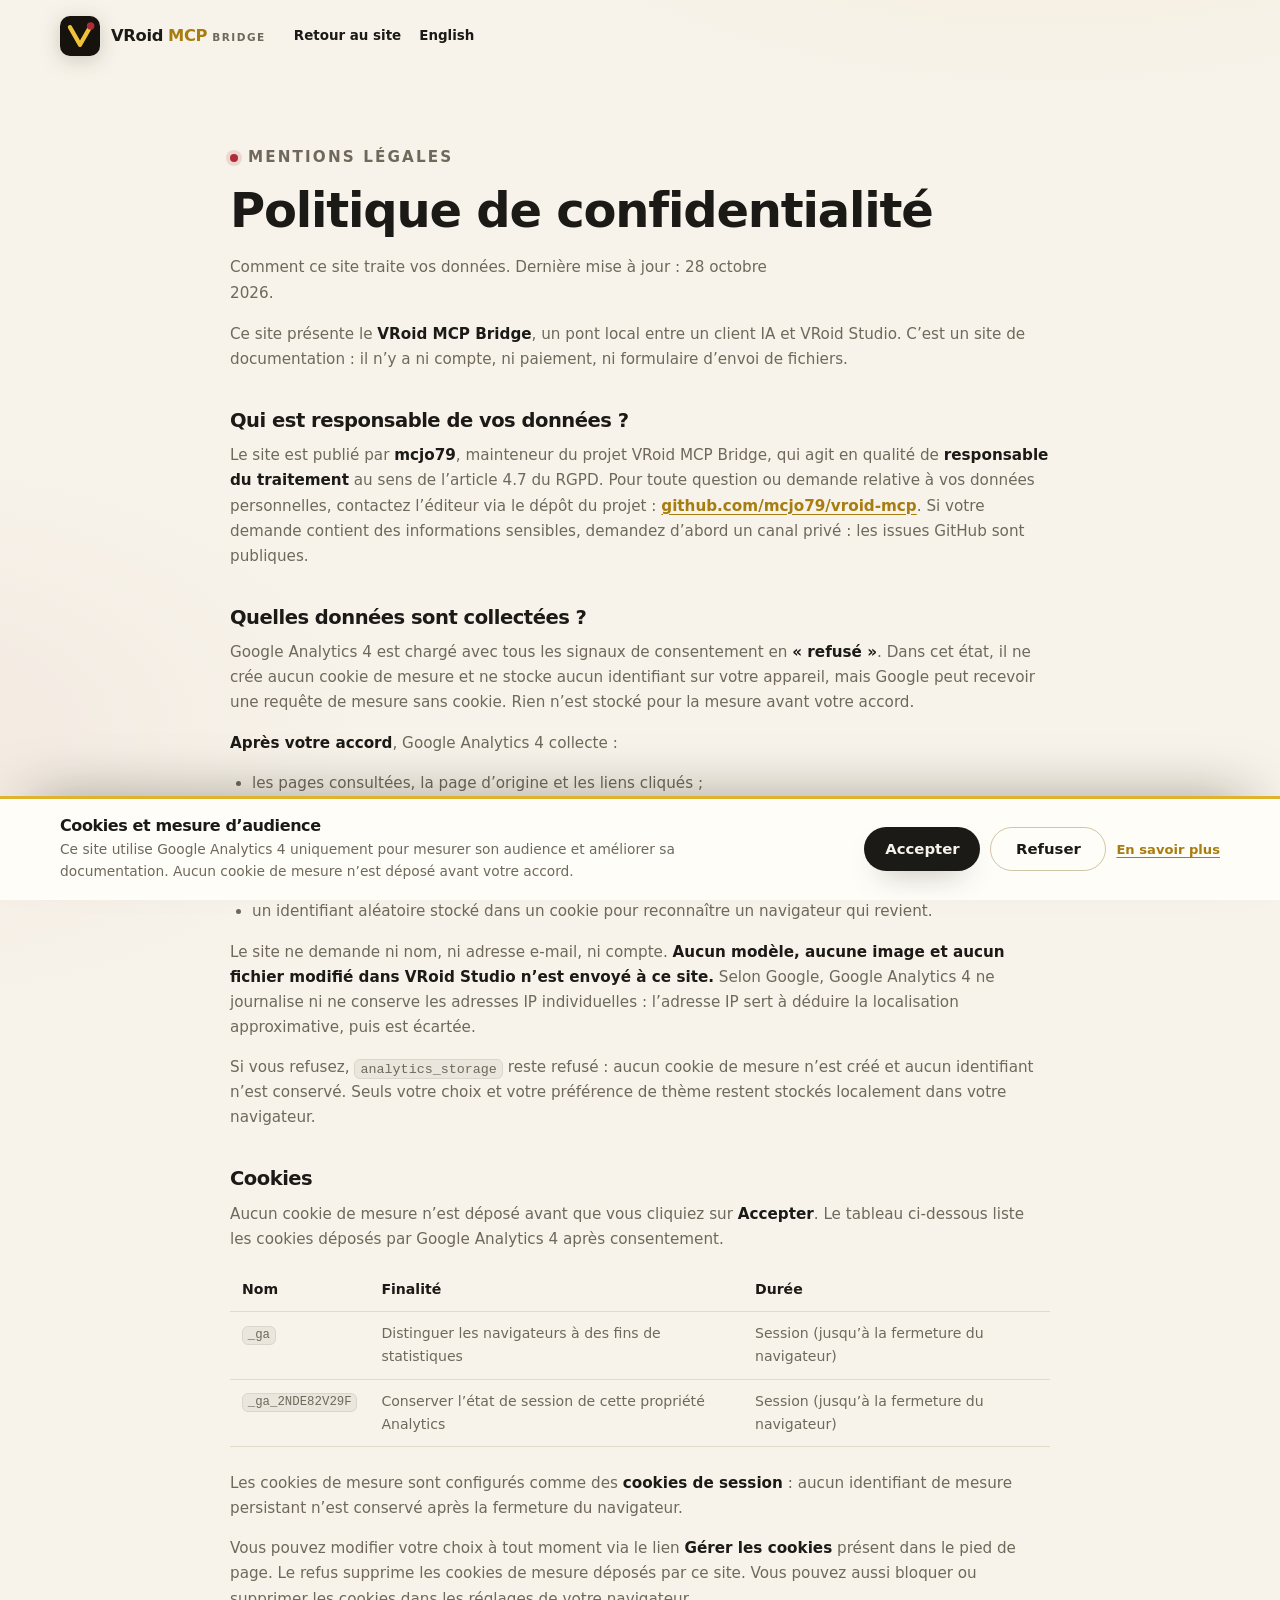
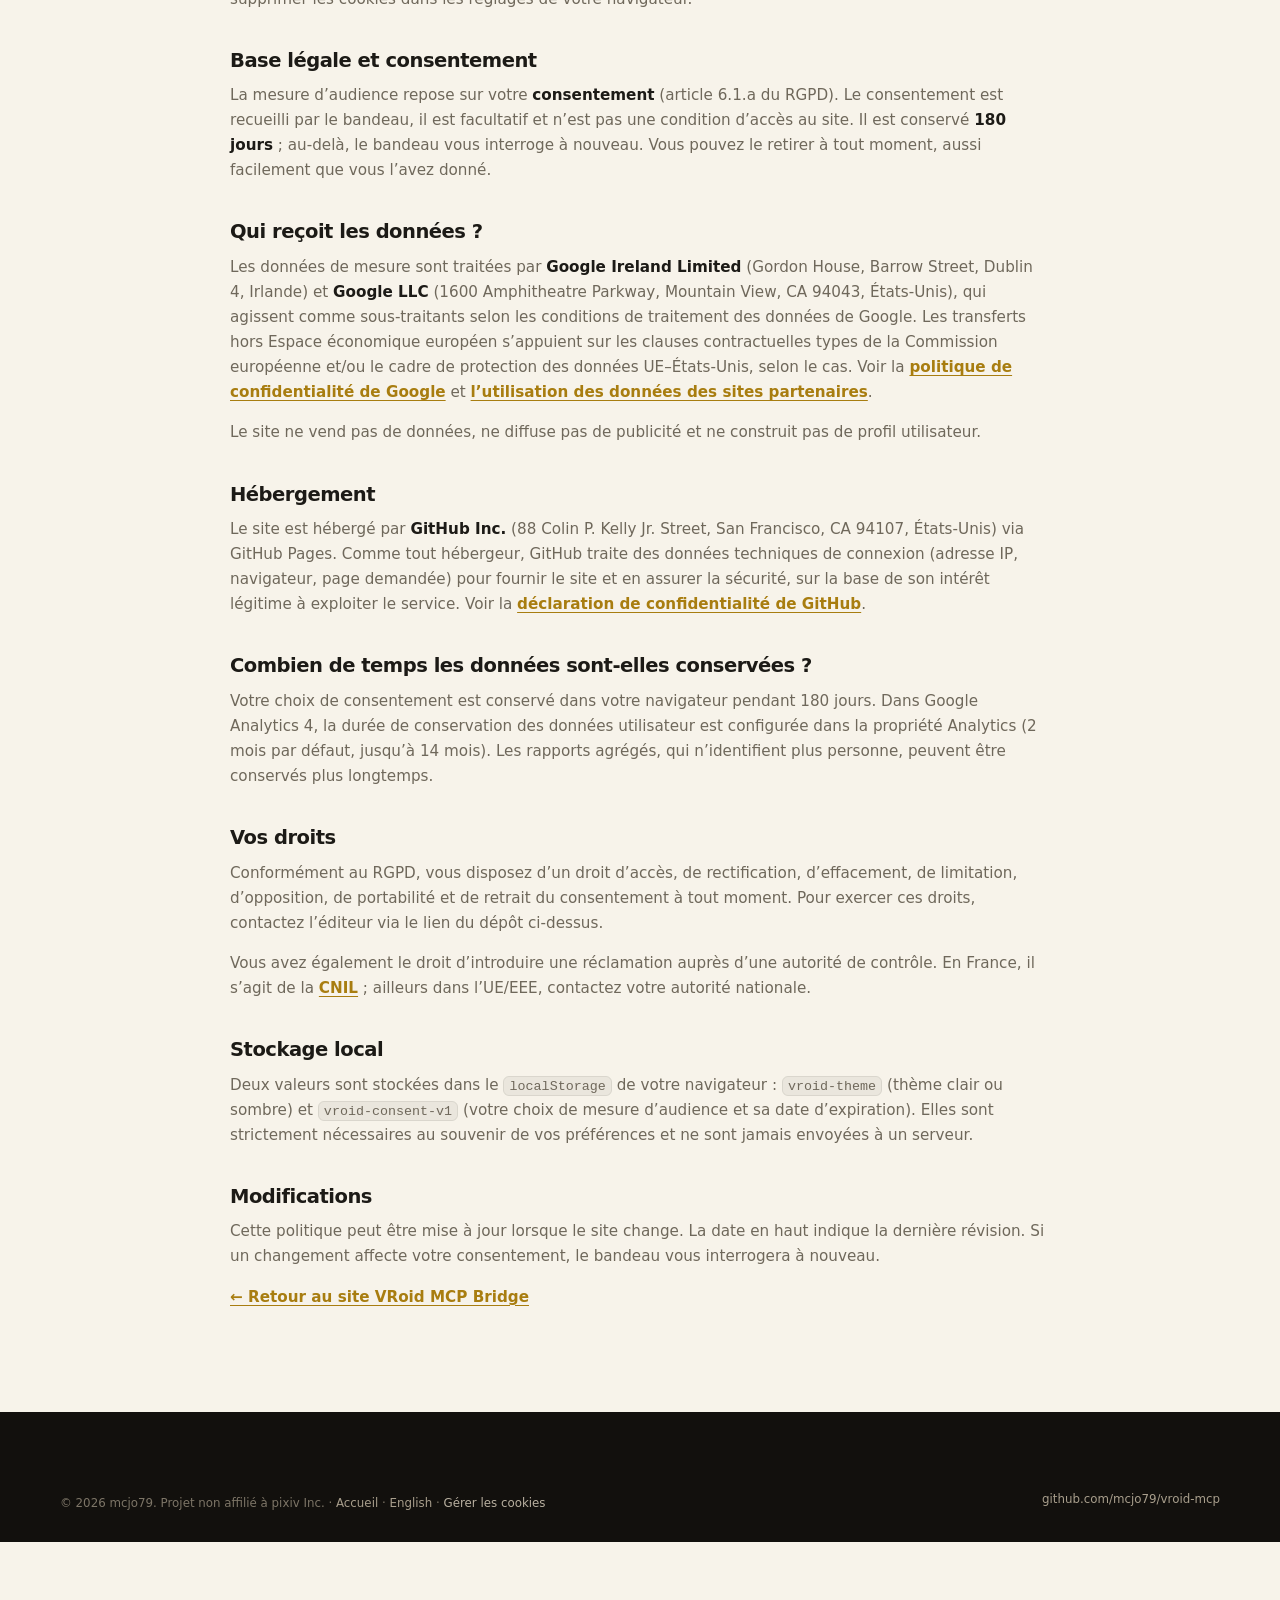
<file: website/fr/privacy/index.html>
<!doctype html>
<html lang="fr" data-privacy="./">
<head>
  <meta charset="utf-8">
  <meta name="viewport" content="width=device-width, initial-scale=1">
  <meta name="color-scheme" content="light dark">
  <title>Politique de confidentialité — VRoid MCP Bridge</title>
  <meta name="description" content="Politique de confidentialité du site VRoid MCP Bridge : mesure d’audience avec Google Analytics 4, consentement, cookies, conservation et droits.">
  <meta name="author" content="mcjo79">
  <link rel="canonical" href="https://mcjo79.github.io/vroid-mcp/fr/privacy/">
  <link rel="alternate" hreflang="en" href="https://mcjo79.github.io/vroid-mcp/privacy/">
  <link rel="alternate" hreflang="fr" href="https://mcjo79.github.io/vroid-mcp/fr/privacy/">
  <link rel="alternate" hreflang="x-default" href="https://mcjo79.github.io/vroid-mcp/privacy/">
  <meta name="robots" content="index,follow">

  <link rel="icon" href="../../assets/img/favicon.svg" type="image/svg+xml">
  <link rel="apple-touch-icon" href="../../assets/img/apple-touch-icon.png">
  <meta name="theme-color" content="#f7f3ea" media="(prefers-color-scheme: light)">
  <meta name="theme-color" content="#12110f" media="(prefers-color-scheme: dark)">
  <link rel="stylesheet" href="../../assets/css/style.css">
  <script src="../../assets/js/gtag-init.js"></script>
  <script async src="https://www.googletagmanager.com/gtag/js?id=G-2NDE82V29F"></script>
  <script src="../../assets/js/consent.js" defer></script>
  <script>
    (function () {
      var root = document.documentElement;
      try {
        var saved = localStorage.getItem('vroid-theme');
        if (saved === 'dark' || saved === 'light') root.dataset.theme = saved;
        else if (window.matchMedia && window.matchMedia('(prefers-color-scheme: dark)').matches) root.dataset.theme = 'dark';
      } catch (e) {}
    })();
  </script>
</head>
<body>
  <header class="site-header">
    <div class="container header-inner">
      <a class="brand" href="../" aria-label="VRoid MCP Bridge, retour à l’accueil">
        <svg class="brand-mark" viewBox="0 0 64 64" aria-hidden="true">
          <rect width="64" height="64" rx="16" fill="currentColor"/>
          <path d="M16 18 L32 46 L48 18" fill="none" stroke="#F0C23A" stroke-width="7" stroke-linecap="round" stroke-linejoin="round"/>
          <circle cx="49" cy="16" r="6" fill="#B02A37"/>
        </svg>
        <span class="brand-text">VRoid <b>MCP</b><small>Bridge</small></span>
      </a>
      <nav class="legal-links" aria-label="Liens de la page">
        <a href="../">Retour au site</a>
        <a href="../../privacy/" hreflang="en" lang="en">English</a>
      </nav>
    </div>
  </header>

  <main class="section legal" id="contenu">
    <div class="container legal-wrap">
      <p class="eyebrow"><span class="eyebrow-dot"></span>Mentions légales</p>
      <h1>Politique de confidentialité</h1>
      <p class="lede">Comment ce site traite vos données. Dernière mise à jour : 28 octobre 2026.</p>

      <p>Ce site présente le <strong>VRoid MCP Bridge</strong>, un pont local entre un client IA et VRoid Studio.
        C’est un site de documentation : il n’y a ni compte, ni paiement, ni formulaire d’envoi de fichiers.</p>

      <h2>Qui est responsable de vos données ?</h2>
      <p>Le site est publié par <strong>mcjo79</strong>, mainteneur du projet VRoid MCP Bridge, qui agit en qualité de
        <strong>responsable du traitement</strong> au sens de l’article 4.7 du RGPD. Pour toute question ou demande relative
        à vos données personnelles, contactez l’éditeur via le dépôt du projet :
        <a href="https://github.com/mcjo79/vroid-mcp/issues" target="_blank" rel="noopener">github.com/mcjo79/vroid-mcp</a>.
        Si votre demande contient des informations sensibles, demandez d’abord un canal privé : les issues GitHub sont publiques.</p>

      <h2>Quelles données sont collectées ?</h2>
      <p>Google Analytics 4 est chargé avec tous les signaux de consentement en <strong>« refusé »</strong>. Dans cet état,
        il ne crée aucun cookie de mesure et ne stocke aucun identifiant sur votre appareil, mais Google peut recevoir une
        requête de mesure sans cookie. Rien n’est stocké pour la mesure avant votre accord.</p>
      <p><strong>Après votre accord</strong>, Google Analytics 4 collecte :</p>
      <ul>
        <li>les pages consultées, la page d’origine et les liens cliqués ;</li>
        <li>une localisation approximative déduite de votre adresse IP (pays, région ou ville) ;</li>
        <li>des informations techniques : type d’appareil, système, navigateur, langue et taille d’écran ;</li>
        <li>des événements d’interaction, comme la profondeur de défilement ou les clics sortants ;</li>
        <li>un identifiant aléatoire stocké dans un cookie pour reconnaître un navigateur qui revient.</li>
      </ul>
      <p>Le site ne demande ni nom, ni adresse e-mail, ni compte. <strong>Aucun modèle, aucune image et aucun fichier
        modifié dans VRoid Studio n’est envoyé à ce site.</strong> Selon Google, Google Analytics 4 ne journalise ni ne
        conserve les adresses IP individuelles : l’adresse IP sert à déduire la localisation approximative, puis est écartée.</p>
      <p>Si vous refusez, <code>analytics_storage</code> reste refusé : aucun cookie de mesure n’est créé et aucun identifiant
        n’est conservé. Seuls votre choix et votre préférence de thème restent stockés localement dans votre navigateur.</p>

      <h2>Cookies</h2>
      <p>Aucun cookie de mesure n’est déposé avant que vous cliquiez sur <strong>Accepter</strong>. Le tableau ci-dessous
        liste les cookies déposés par Google Analytics 4 après consentement.</p>
      <table>
        <thead>
          <tr><th>Nom</th><th>Finalité</th><th>Durée</th></tr>
        </thead>
        <tbody>
          <tr><td><code>_ga</code></td><td>Distinguer les navigateurs à des fins de statistiques</td><td>Session (jusqu’à la fermeture du navigateur)</td></tr>
          <tr><td><code>_ga_2NDE82V29F</code></td><td>Conserver l’état de session de cette propriété Analytics</td><td>Session (jusqu’à la fermeture du navigateur)</td></tr>
        </tbody>
      </table>
      <p>Les cookies de mesure sont configurés comme des <strong>cookies de session</strong> : aucun identifiant de mesure
        persistant n’est conservé après la fermeture du navigateur.</p>
      <p>Vous pouvez modifier votre choix à tout moment via le lien <strong>Gérer les cookies</strong> présent dans le pied
        de page. Le refus supprime les cookies de mesure déposés par ce site. Vous pouvez aussi bloquer ou supprimer les
        cookies dans les réglages de votre navigateur.</p>

      <h2>Base légale et consentement</h2>
      <p>La mesure d’audience repose sur votre <strong>consentement</strong> (article 6.1.a du RGPD). Le consentement est
        recueilli par le bandeau, il est facultatif et n’est pas une condition d’accès au site. Il est conservé
        <strong>180 jours</strong> ; au-delà, le bandeau vous interroge à nouveau. Vous pouvez le retirer à tout moment,
        aussi facilement que vous l’avez donné.</p>

      <h2>Qui reçoit les données ?</h2>
      <p>Les données de mesure sont traitées par <strong>Google Ireland Limited</strong> (Gordon House, Barrow Street,
        Dublin 4, Irlande) et <strong>Google LLC</strong> (1600 Amphitheatre Parkway, Mountain View, CA 94043, États-Unis),
        qui agissent comme sous-traitants selon les conditions de traitement des données de Google. Les transferts hors
        Espace économique européen s’appuient sur les clauses contractuelles types de la Commission européenne et/ou le
        cadre de protection des données UE–États-Unis, selon le cas.
        Voir la <a href="https://policies.google.com/privacy?hl=fr" target="_blank" rel="noopener">politique de confidentialité de Google</a>
        et <a href="https://policies.google.com/technologies/partner-sites?hl=fr" target="_blank" rel="noopener">l’utilisation des données des sites partenaires</a>.</p>
      <p>Le site ne vend pas de données, ne diffuse pas de publicité et ne construit pas de profil utilisateur.</p>

      <h2>Hébergement</h2>
      <p>Le site est hébergé par <strong>GitHub Inc.</strong> (88 Colin P. Kelly Jr. Street, San Francisco, CA 94107,
        États-Unis) via GitHub Pages. Comme tout hébergeur, GitHub traite des données techniques de connexion (adresse IP,
        navigateur, page demandée) pour fournir le site et en assurer la sécurité, sur la base de son intérêt légitime à
        exploiter le service. Voir la
        <a href="https://docs.github.com/fr/site-policy/privacy-policies/github-general-privacy-statement" target="_blank" rel="noopener">déclaration de confidentialité de GitHub</a>.</p>

      <h2>Combien de temps les données sont-elles conservées ?</h2>
      <p>Votre choix de consentement est conservé dans votre navigateur pendant 180 jours. Dans Google Analytics 4, la durée
        de conservation des données utilisateur est configurée dans la propriété Analytics (2 mois par défaut, jusqu’à
        14 mois). Les rapports agrégés, qui n’identifient plus personne, peuvent être conservés plus longtemps.</p>

      <h2>Vos droits</h2>
      <p>Conformément au RGPD, vous disposez d’un droit d’accès, de rectification, d’effacement, de limitation, d’opposition,
        de portabilité et de retrait du consentement à tout moment. Pour exercer ces droits, contactez l’éditeur via le lien
        du dépôt ci-dessus.</p>
      <p>Vous avez également le droit d’introduire une réclamation auprès d’une autorité de contrôle. En France, il s’agit de la
        <a href="https://www.cnil.fr/fr/plaintes" target="_blank" rel="noopener">CNIL</a> ; ailleurs dans l’UE/EEE, contactez
        votre autorité nationale.</p>

      <h2>Stockage local</h2>
      <p>Deux valeurs sont stockées dans le <code>localStorage</code> de votre navigateur : <code>vroid-theme</code> (thème
        clair ou sombre) et <code>vroid-consent-v1</code> (votre choix de mesure d’audience et sa date d’expiration). Elles sont
        strictement nécessaires au souvenir de vos préférences et ne sont jamais envoyées à un serveur.</p>

      <h2>Modifications</h2>
      <p>Cette politique peut être mise à jour lorsque le site change. La date en haut indique la dernière révision. Si un
        changement affecte votre consentement, le bandeau vous interrogera à nouveau.</p>

      <p><a href="../">← Retour au site VRoid MCP Bridge</a></p>
    </div>
  </main>

  <footer class="site-footer">
    <div class="container footer-bottom legal-footer">
      <p>© <span id="year">2026</span> mcjo79. Projet non affilié à pixiv Inc. ·
        <a href="../">Accueil</a> ·
        <a href="../../privacy/" hreflang="en" lang="en">English</a> ·
        <button type="button" class="footer-link-button" data-consent-open>Gérer les cookies</button></p>
      <p><a href="https://github.com/mcjo79/vroid-mcp" target="_blank" rel="noopener">github.com/mcjo79/vroid-mcp</a></p>
    </div>
  </footer>
</body>
</html>
</file>
<file: website/assets/css/style.css>
/* ==========================================================================
   VRoid MCP Bridge — feuille de style
   Palette : ivoire chaud, or, rouge des nœuds. Aucune dépendance externe.
   ========================================================================== */

:root {
  --bg: #f7f3ea;
  --bg-2: #f0e8d8;
  --surface: #fffdf8;
  --surface-2: #fbf6ec;
  --ink: #1c1a16;
  --muted: #6f685b;
  --faint: #948b79;
  --line: #e4dac8;
  --line-strong: #d3c4a8;
  --gold: #a87d10;
  --gold-2: #e0b32e;
  --gold-soft: #f6e9c4;
  --red: #a62b36;
  --red-2: #b02a37;
  --green: #2f7d5b;
  --shadow-sm: 0 2px 6px rgba(55, 42, 15, .05);
  --shadow: 0 24px 60px -32px rgba(55, 42, 15, .35);
  --shadow-lg: 0 40px 90px -40px rgba(55, 42, 15, .45);
  --radius-sm: 12px;
  --radius: 20px;
  --radius-lg: 30px;
  --header-h: 72px;
  --max: 1160px;
  --font: ui-sans-serif, system-ui, -apple-system, "Segoe UI", Roboto, "Helvetica Neue", Arial, sans-serif;
  --mono: ui-monospace, SFMono-Regular, "Cascadia Code", "Cascadia Mono", Consolas, "Liberation Mono", monospace;
}

html[data-theme="dark"] {
  --bg: #12110f;
  --bg-2: #191714;
  --surface: #1e1c18;
  --surface-2: #171512;
  --ink: #f4efe4;
  --muted: #b4ab9a;
  --faint: #8c8372;
  --line: #302b23;
  --line-strong: #423a2e;
  --gold: #eec45c;
  --gold-2: #f2cf6a;
  --gold-soft: #372d15;
  --red: #e06a74;
  --red-2: #c94a56;
  --green: #6fcaa0;
  --shadow-sm: 0 2px 8px rgba(0, 0, 0, .3);
  --shadow: 0 24px 60px -30px rgba(0, 0, 0, .8);
  --shadow-lg: 0 40px 90px -36px rgba(0, 0, 0, .9);
}

/* ---------- Reset & base ---------- */

*, *::before, *::after { box-sizing: border-box; }

html {
  scroll-behavior: smooth;
  scroll-padding-top: calc(var(--header-h) + 24px);
  -webkit-text-size-adjust: 100%;
  color-scheme: light;
}

html[data-theme="dark"] { color-scheme: dark; }

body {
  margin: 0;
  background:
    radial-gradient(1100px 600px at 82% -8%, rgba(224, 179, 46, .13), transparent 60%),
    radial-gradient(900px 500px at -10% 22%, rgba(166, 43, 54, .055), transparent 55%),
    var(--bg);
  color: var(--ink);
  font-family: var(--font);
  font-size: 16px;
  line-height: 1.65;
  -webkit-font-smoothing: antialiased;
  text-rendering: optimizeLegibility;
}

html[data-theme="dark"] body {
  background:
    radial-gradient(1100px 600px at 82% -8%, rgba(224, 179, 46, .08), transparent 60%),
    radial-gradient(900px 500px at -10% 22%, rgba(166, 43, 54, .05), transparent 55%),
    var(--bg);
}

img { max-width: 100%; height: auto; display: block; }
a { color: inherit; text-decoration-thickness: 1px; text-underline-offset: .2em; }
button, input { font: inherit; color: inherit; }
button { cursor: pointer; }

::selection { background: var(--gold-2); color: #1c1a16; }

:focus-visible {
  outline: 3px solid var(--gold-2);
  outline-offset: 3px;
  border-radius: 6px;
}

h1, h2, h3, h4 {
  margin: 0;
  font-weight: 800;
  line-height: 1.1;
  letter-spacing: -.025em;
  text-wrap: balance;
}

p { margin: 0 0 1em; }
p:last-child { margin-bottom: 0; }

code, kbd, pre { font-family: var(--mono); }

code {
  font-size: .88em;
  background: color-mix(in srgb, var(--ink) 6%, transparent);
  border: 1px solid color-mix(in srgb, var(--ink) 8%, transparent);
  padding: .12em .38em;
  border-radius: 6px;
  white-space: nowrap;
}

kbd {
  font-size: .78em;
  padding: .18em .45em;
  border: 1px solid var(--line-strong);
  border-bottom-width: 2px;
  border-radius: 5px;
  background: var(--surface);
  white-space: nowrap;
}

.container {
  width: min(var(--max), calc(100% - 48px));
  margin-inline: auto;
}

.skip-link {
  position: fixed;
  top: 12px;
  left: 12px;
  z-index: 200;
  transform: translateY(-160%);
  background: var(--ink);
  color: var(--bg);
  padding: .7rem 1rem;
  border-radius: 10px;
  font-weight: 700;
  transition: transform .2s ease;
}
.skip-link:focus { transform: translateY(0); }

/* ---------- Progression & header ---------- */

.scroll-progress {
  position: fixed;
  inset: 0 0 auto 0;
  height: 3px;
  z-index: 90;
  background: transparent;
  pointer-events: none;
}
.scroll-progress span {
  display: block;
  width: 0;
  height: 100%;
  background: linear-gradient(90deg, var(--gold-2), var(--red-2));
  transition: width .1s linear;
}

.site-header {
  position: sticky;
  top: 0;
  z-index: 80;
  border-bottom: 1px solid transparent;
  transition: background .25s ease, border-color .25s ease, box-shadow .25s ease;
}
.site-header.is-scrolled {
  background: var(--bg);
  background: color-mix(in srgb, var(--bg) 92%, transparent);
  -webkit-backdrop-filter: blur(16px) saturate(140%);
  backdrop-filter: blur(16px) saturate(140%);
  border-bottom-color: var(--line);
  box-shadow: 0 10px 30px -24px rgba(30, 22, 8, .5);
}

.header-inner {
  height: var(--header-h);
  display: flex;
  align-items: center;
  gap: 28px;
}

.brand {
  display: inline-flex;
  align-items: center;
  gap: 11px;
  text-decoration: none;
  color: var(--ink);
  flex: none;
}
.brand-mark {
  width: 40px;
  height: 40px;
  color: #16130f;
  flex: none;
  filter: drop-shadow(0 4px 10px rgba(30, 22, 8, .18));
}
.brand-text {
  display: flex;
  align-items: baseline;
  gap: 5px;
  font-weight: 700;
  font-size: 1.02rem;
  letter-spacing: -.02em;
  line-height: 1;
}
.brand-text b { color: var(--gold); font-weight: 800; }
.brand-text small {
  font-size: .66rem;
  font-weight: 600;
  letter-spacing: .14em;
  text-transform: uppercase;
  color: var(--muted);
}

.nav {
  display: flex;
  align-items: center;
  gap: 24px;
  margin-left: auto;
}
.nav a {
  text-decoration: none;
  font-size: .9rem;
  font-weight: 550;
  color: var(--muted);
  padding: 6px 0;
  position: relative;
}
.nav a::after {
  content: "";
  position: absolute;
  left: 0; right: 0; bottom: -2px;
  height: 2px;
  background: var(--gold-2);
  transform: scaleX(0);
  transform-origin: left;
  transition: transform .2s ease;
}
.nav a:hover { color: var(--ink); }
.nav a:hover::after, .nav a.is-active::after { transform: scaleX(1); }
.nav a.is-active { color: var(--ink); }

.header-actions {
  display: flex;
  align-items: center;
  gap: 10px;
  flex: none;
}

.lang-switch {
  display: inline-flex;
  align-items: center;
  gap: 2px;
  padding: 3px;
  border: 1px solid var(--line);
  border-radius: 999px;
  background: var(--surface);
}
.lang-switch a {
  display: inline-flex;
  align-items: center;
  justify-content: center;
  min-width: 30px;
  padding: .32em .5em;
  border-radius: 999px;
  font-size: .68rem;
  font-weight: 800;
  letter-spacing: .08em;
  color: var(--muted);
  text-decoration: none;
}
.lang-switch a:hover { color: var(--ink); }
.lang-switch a[aria-current="true"] {
  background: var(--ink);
  color: var(--bg);
}

.icon-btn {
  width: 40px;
  height: 40px;
  display: inline-grid;
  place-items: center;
  border: 1px solid var(--line);
  background: var(--surface);
  border-radius: 50%;
  color: var(--ink);
  transition: border-color .2s ease, transform .2s ease, background .2s ease;
}
.icon-btn:hover { border-color: var(--line-strong); transform: translateY(-1px); }
.icon-btn svg { width: 18px; height: 18px; fill: none; stroke: currentColor; stroke-width: 1.7; stroke-linecap: round; stroke-linejoin: round; }
.theme-toggle .i-moon { display: none; }
html[data-theme="dark"] .theme-toggle .i-sun { display: none; }
html[data-theme="dark"] .theme-toggle .i-moon { display: block; }

.menu-toggle { display: none; }
.menu-toggle span {
  display: block;
  width: 17px;
  height: 2px;
  margin: 3px auto;
  background: currentColor;
  border-radius: 2px;
  transition: transform .2s ease, opacity .2s ease;
}

/* ---------- Boutons ---------- */

.btn {
  display: inline-flex;
  align-items: center;
  justify-content: center;
  gap: .55rem;
  padding: .85rem 1.2rem;
  border-radius: 999px;
  border: 1px solid transparent;
  font-weight: 700;
  font-size: .93rem;
  line-height: 1;
  text-decoration: none;
  transition: background .2s ease, color .2s ease, border-color .2s ease, transform .2s ease, box-shadow .2s ease;
  white-space: nowrap;
}
.btn svg { width: 18px; height: 18px; fill: none; stroke: currentColor; stroke-width: 2; stroke-linecap: round; stroke-linejoin: round; }
.btn:hover { transform: translateY(-2px); }
.btn:active { transform: translateY(0); }

.btn-primary {
  background: var(--ink);
  color: var(--bg);
  box-shadow: 0 14px 30px -18px rgba(30, 22, 8, .7);
}
.btn-primary:hover { background: var(--gold-2); color: #1c1a16; }

.btn-secondary {
  background: transparent;
  color: var(--ink);
  border-color: var(--line-strong);
}
.btn-secondary:hover { border-color: var(--ink); background: var(--surface); }

.btn-ghost {
  background: transparent;
  color: var(--ink);
  border-color: var(--line);
}
.btn-ghost:hover { border-color: var(--line-strong); background: var(--surface); }

.btn-small { padding: .6rem .9rem; font-size: .84rem; }
.btn-block { width: 100%; }

/* ---------- Hero ---------- */

.hero {
  position: relative;
  padding: clamp(56px, 7vw, 96px) 0 32px;
  overflow: clip;
}

.hero-glow {
  position: absolute;
  top: -160px;
  right: -120px;
  width: 780px;
  height: 780px;
  border-radius: 50%;
  background: radial-gradient(circle at 50% 50%, rgba(224, 179, 46, .26), rgba(224, 179, 46, 0) 66%);
  filter: blur(10px);
  pointer-events: none;
}
html[data-theme="dark"] .hero-glow { background: radial-gradient(circle at 50% 50%, rgba(224, 179, 46, .14), transparent 66%); }

.hero-grid {
  position: relative;
  display: grid;
  grid-template-columns: minmax(0, 1.08fr) minmax(0, .92fr);
  align-items: center;
  gap: clamp(32px, 5vw, 72px);
}

.eyebrow {
  display: flex;
  align-items: center;
  gap: 10px;
  margin: 0 0 18px;
  font-size: .74rem;
  font-weight: 700;
  letter-spacing: .14em;
  text-transform: uppercase;
  color: var(--muted);
}
.eyebrow-dot {
  width: 8px; height: 8px;
  border-radius: 50%;
  background: var(--red-2);
  box-shadow: 0 0 0 4px color-mix(in srgb, var(--red-2) 14%, transparent);
}
.eyebrow-num {
  font-family: var(--mono);
  font-size: .7rem;
  color: var(--gold);
  border: 1px solid var(--line-strong);
  border-radius: 999px;
  padding: .18em .6em;
  letter-spacing: .04em;
}

.hero h1 {
  font-size: clamp(2.75rem, 6vw, 4.9rem);
  line-height: .98;
  letter-spacing: -.04em;
  margin-bottom: 26px;
}
.hero h1 .hl {
  color: var(--ink);
  background: linear-gradient(180deg, transparent 60%, var(--gold-soft) 60%, var(--gold-soft) 92%, transparent 92%);
  padding: 0 .05em;
}

.lede {
  max-width: 58ch;
  color: var(--muted);
  font-size: clamp(1.02rem, 1.4vw, 1.12rem);
  line-height: 1.7;
}
.hero .lede { max-width: 53ch; }

.hero-cta {
  display: flex;
  flex-wrap: wrap;
  gap: 12px;
  margin-top: 30px;
}

.hero-meta {
  display: flex;
  flex-wrap: wrap;
  gap: 8px 20px;
  margin: 26px 0 0;
  padding: 0;
  list-style: none;
  font-size: .8rem;
  color: var(--faint);
}
.hero-meta li { display: inline-flex; align-items: center; gap: 7px; }
.status-dot {
  display: inline-block;
  width: 7px; height: 7px;
  border-radius: 50%;
  background: var(--green);
  box-shadow: 0 0 0 3px color-mix(in srgb, var(--green) 16%, transparent);
}

.hero-visual {
  position: relative;
  margin: 0;
  max-width: 455px;
  justify-self: end;
  width: 100%;
}

.hero-card {
  position: relative;
  background: #fffdf8;
  border: 1px solid rgba(60, 45, 15, .12);
  border-radius: var(--radius-lg);
  padding: 14px;
  box-shadow: var(--shadow-lg);
  transform: rotate(.6deg);
}
.hero-card::after {
  content: "";
  position: absolute;
  inset: 8px;
  border: 1px solid rgba(168, 125, 16, .16);
  border-radius: calc(var(--radius-lg) - 8px);
  pointer-events: none;
}
.hero-card img {
  width: 100%;
  height: auto;
  border-radius: calc(var(--radius-lg) - 12px);
  background: #fff;
}
.hero-tag {
  position: absolute;
  z-index: 2;
  top: 26px;
  left: 26px;
  background: var(--gold-2);
  color: #1c1a16;
  font-size: .68rem;
  font-weight: 800;
  letter-spacing: .12em;
  text-transform: uppercase;
  padding: .45em .8em;
  border-radius: 999px;
  box-shadow: 0 6px 16px -8px rgba(30, 22, 8, .6);
}

.hero-visual figcaption {
  margin-top: 10px;
  text-align: center;
  font-size: .78rem;
  color: var(--faint);
  line-height: 1.5;
}

.hero-chips {
  position: static;
  transform: none;
  display: flex;
  justify-content: center;
  gap: 8px;
  margin-top: 14px;
  white-space: nowrap;
}
.hero-chips span {
  background: rgba(255, 253, 248, .92);
  -webkit-backdrop-filter: blur(8px);
  backdrop-filter: blur(8px);
  color: #1c1a16;
  border: 1px solid rgba(60, 45, 15, .12);
  border-radius: 999px;
  padding: .35em .75em;
  font-size: .68rem;
  font-weight: 700;
  box-shadow: 0 6px 18px -10px rgba(30, 22, 8, .5);
}

/* ---------- Stats ---------- */

.stats {
  display: grid;
  grid-template-columns: repeat(4, 1fr);
  margin: 56px 0 0;
  padding: 0;
  border-top: 1px solid var(--line);
  border-bottom: 1px solid var(--line);
}
.stats > div {
  padding: 22px 24px;
  border-left: 1px solid var(--line);
}
.stats > div:first-child { border-left: 0; padding-left: 0; }
.stats dt {
  font-size: .7rem;
  font-weight: 700;
  letter-spacing: .12em;
  text-transform: uppercase;
  color: var(--faint);
}
.stats dd {
  margin: 2px 0 0;
  font-size: clamp(1.8rem, 3vw, 2.5rem);
  font-weight: 800;
  letter-spacing: -.04em;
  line-height: 1;
  color: var(--ink);
}
.stats dd::after {
  content: "";
  display: block;
  width: 26px;
  height: 3px;
  margin-top: 10px;
  background: var(--gold-2);
  border-radius: 2px;
}

/* ---------- Sections ---------- */

.section { padding: clamp(64px, 8vw, 104px) 0; }
.section-alt {
  background: var(--bg-2);
  border-top: 1px solid var(--line);
  border-bottom: 1px solid var(--line);
}
html[data-theme="dark"] .section-alt { background: var(--bg-2); }

.section-head { max-width: 780px; margin-bottom: clamp(32px, 4vw, 52px); }
.section-head h2 {
  font-size: clamp(2rem, 3.8vw, 3.15rem);
  line-height: 1.04;
  margin-bottom: 18px;
}
.section-head .lede { max-width: 68ch; }

h3 { font-size: 1.15rem; letter-spacing: -.015em; line-height: 1.25; }

/* ---------- Architecture ---------- */

.arch-wrap {
  overflow-x: auto;
  padding: 6px 2px 14px;
  margin-bottom: 42px;
  scrollbar-width: thin;
}
.arch {
  display: flex;
  align-items: stretch;
  min-width: 880px;
}
.arch-node {
  flex: 1 1 0;
  min-width: 180px;
  display: flex;
  flex-direction: column;
  gap: 5px;
  padding: 20px 18px;
  background: var(--surface);
  border: 1px solid var(--line);
  border-radius: 18px;
  box-shadow: var(--shadow-sm);
}
.arch-node strong { font-size: .98rem; letter-spacing: -.01em; }
.arch-node > span:not(.arch-icon) { font-size: .8rem; color: var(--muted); line-height: 1.5; }
.arch-node code { align-self: flex-start; margin-top: 6px; font-size: .7rem; }
.arch-node-accent {
  border-color: color-mix(in srgb, var(--gold) 45%, var(--line));
  background: linear-gradient(180deg, var(--gold-soft), var(--surface) 70%);
}
.arch-icon {
  width: 40px; height: 40px;
  display: grid; place-items: center;
  border-radius: 12px;
  background: var(--gold-soft);
  color: var(--ink);
  margin-bottom: 6px;
}
.arch-icon svg { width: 21px; height: 21px; fill: none; stroke: currentColor; stroke-width: 1.6; stroke-linecap: round; stroke-linejoin: round; }
.arch-arrow {
  flex: 0 0 auto;
  display: flex;
  flex-direction: column;
  align-items: center;
  justify-content: center;
  gap: 4px;
  padding: 0 12px;
  color: var(--gold);
  font-size: 1.25rem;
  font-weight: 700;
}
.arch-arrow span {
  font-size: .58rem;
  font-weight: 700;
  letter-spacing: .1em;
  text-transform: uppercase;
  color: var(--faint);
  white-space: nowrap;
}

.two-col {
  display: grid;
  grid-template-columns: minmax(0, 1.05fr) minmax(0, .95fr);
  gap: clamp(28px, 4vw, 56px);
  align-items: start;
}
.two-col h3 { margin-bottom: 12px; }
.two-col p { color: var(--muted); font-size: .96rem; }

.check-list {
  list-style: none;
  padding: 0;
  margin: 16px 0 0;
  display: grid;
  gap: 10px;
}
.check-list li {
  position: relative;
  padding-left: 26px;
  font-size: .93rem;
  color: var(--muted);
  line-height: 1.55;
}
.check-list li::before {
  content: "";
  position: absolute;
  left: 0; top: .42em;
  width: 14px; height: 14px;
  border-radius: 50%;
  background: var(--gold-soft);
  border: 1px solid color-mix(in srgb, var(--gold) 40%, transparent);
}
.check-list li::after {
  content: "";
  position: absolute;
  left: 4px; top: .62em;
  width: 6px; height: 3px;
  border-left: 2px solid var(--gold);
  border-bottom: 2px solid var(--gold);
  transform: rotate(-45deg);
}

/* ---------- Code ---------- */

.code-block {
  background: #17140f;
  border: 1px solid #2c261d;
  border-radius: 16px;
  overflow: hidden;
  margin-bottom: 14px;
  box-shadow: var(--shadow-sm);
}
.code-head {
  display: flex;
  align-items: center;
  justify-content: space-between;
  gap: 10px;
  padding: 9px 14px;
  border-bottom: 1px solid #2c261d;
  font-family: var(--mono);
  font-size: .72rem;
  color: #bdb19a;
}
.copy-btn {
  background: transparent;
  border: 1px solid #3a3226;
  color: #d8cdb8;
  border-radius: 7px;
  padding: .2em .6em;
  font-size: .7rem;
  transition: background .15s ease, color .15s ease;
}
.copy-btn:hover { background: #2a241b; color: #fff; }
.copy-btn.is-copied { background: var(--gold-2); color: #1c1a16; border-color: var(--gold-2); }
.code-block pre {
  margin: 0;
  padding: 16px 18px;
  overflow-x: auto;
  font-size: .82rem;
  line-height: 1.65;
  color: #f1e8d7;
  tab-size: 2;
}
.code-block code {
  background: none;
  border: 0;
  padding: 0;
  white-space: pre-wrap;
  overflow-wrap: anywhere;
  font-size: inherit;
}
.c-path { color: var(--gold-2); }

/* ---------- Brief / comparaison ---------- */

.brief {
  display: grid;
  grid-template-columns: 1fr 1fr;
  gap: clamp(16px, 2.5vw, 26px);
  margin-bottom: 52px;
  align-items: stretch;
}
.brief-card {
  background: var(--surface);
  border: 1px solid var(--line);
  border-radius: 24px;
  padding: clamp(26px, 3.2vw, 42px);
  box-shadow: var(--shadow-sm);
  display: flex;
  flex-direction: column;
  justify-content: center;
}
.brief-card blockquote {
  margin: 16px 0 16px;
  font-size: clamp(1.35rem, 2.4vw, 2rem);
  font-weight: 800;
  line-height: 1.22;
  letter-spacing: -.03em;
  max-width: 22ch;
}
.brief-note { color: var(--muted); font-size: .92rem; }
.brief-facts {
  list-style: none;
  display: grid;
  grid-template-columns: repeat(3, 1fr);
  gap: 12px;
  margin: 24px 0;
  padding: 0;
}
.brief-facts li {
  border-top: 1px solid var(--line);
  padding-top: 10px;
  display: flex;
  flex-direction: column;
  gap: 2px;
}
.brief-facts strong { font-size: 1.05rem; letter-spacing: -.02em; }
.brief-facts span {
  font-size: .64rem;
  font-weight: 700;
  letter-spacing: .12em;
  text-transform: uppercase;
  color: var(--faint);
}
.brief-link {
  margin-top: auto;
  color: var(--gold);
  font-size: .84rem;
  font-weight: 700;
  text-decoration: none;
  align-self: flex-start;
}
.brief-link:hover { text-decoration: underline; text-underline-offset: 3px; }
.brief-result {
  margin: 0;
  background: var(--surface);
  border: 1px solid var(--line);
  border-radius: 24px;
  padding: 14px;
  box-shadow: var(--shadow-sm);
  display: flex;
  flex-direction: column;
}
.brief-result .compare-media { flex: 1; min-height: 520px; }
.brief-result .compare-media img { max-height: 520px; }

/* ---------- Comparaison (conservé) ---------- */

.compare {
  display: grid;
  grid-template-columns: 1fr 1fr;
  gap: clamp(16px, 2.5vw, 26px);
  margin-bottom: 52px;
}
.compare-item {
  margin: 0;
  background: var(--surface);
  border: 1px solid var(--line);
  border-radius: 24px;
  padding: 14px;
  box-shadow: var(--shadow-sm);
}
.compare-label {
  display: inline-block;
  font-size: .67rem;
  font-weight: 800;
  letter-spacing: .13em;
  text-transform: uppercase;
  color: var(--muted);
  background: var(--surface-2);
  border: 1px solid var(--line);
  border-radius: 999px;
  padding: .35em .7em;
  margin: 0 0 12px 4px;
}
.compare-label-accent { color: #1c1a16; background: var(--gold-2); border-color: var(--gold-2); }
.compare-media {
  background: #fff;
  border-radius: 16px;
  min-height: 520px;
  display: flex;
  align-items: center;
  justify-content: center;
  overflow: hidden;
  border: 1px solid rgba(60, 45, 15, .07);
}
.compare-media img { max-height: 520px; width: auto; object-fit: contain; }
.compare-item figcaption {
  margin: 12px 4px 2px;
  font-size: .8rem;
  color: var(--faint);
}

/* ---------- Timeline ---------- */

.timeline {
  list-style: none;
  margin: 0 0 48px;
  padding: 0;
  display: grid;
  grid-template-columns: 1fr 1fr;
  gap: 14px 32px;
  counter-reset: step;
}
.timeline li {
  display: flex;
  gap: 18px;
  padding: 22px 0 22px;
  border-top: 1px solid var(--line);
}
.timeline .step {
  font-family: var(--mono);
  font-size: .72rem;
  font-weight: 700;
  color: var(--gold);
  border: 1px solid var(--line-strong);
  border-radius: 999px;
  height: 28px;
  padding: 0 10px;
  display: inline-flex;
  align-items: center;
  flex: none;
  margin-top: 3px;
}
.timeline h3 { font-size: 1.02rem; margin-bottom: 6px; }
.timeline p { color: var(--muted); font-size: .9rem; margin: 0; }

/* ---------- Galerie ---------- */

.gallery {
  display: grid;
  grid-template-columns: repeat(12, 1fr);
  gap: 16px;
}
.gallery-item {
  position: relative;
  display: block;
  grid-column: span 4;
  aspect-ratio: 4 / 5;
  border-radius: 18px;
  overflow: hidden;
  background: #fff;
  border: 1px solid var(--line);
  text-decoration: none;
  box-shadow: var(--shadow-sm);
}
.gallery-wide { grid-column: span 12; aspect-ratio: 16 / 6.6; }
.gallery-item img {
  width: 100%;
  height: 100%;
  object-fit: cover;
  transition: transform .5s cubic-bezier(.2, .7, .2, 1);
}
.gallery-item.is-doc img { object-fit: contain; padding: 10px; }
.gallery-item.gallery-sheet img { object-fit: cover; object-position: top; }
.gallery-item:hover img { transform: scale(1.035); }
.gallery-cap {
  position: absolute;
  inset: auto 0 0 0;
  padding: 34px 16px 14px;
  background: linear-gradient(180deg, transparent, rgba(14, 11, 7, .82));
  color: #fff;
  display: flex;
  flex-direction: column;
  gap: 2px;
}
.gallery-cap strong { font-size: .9rem; }
.gallery-cap small { font-size: .74rem; color: rgba(255, 255, 255, .75); line-height: 1.4; }
.gallery-wide .gallery-cap { padding: 60px 24px 20px; }
.gallery-wide .gallery-cap strong { font-size: 1.05rem; }

.inline-link {
  margin: -26px 0 34px;
  font-size: .85rem;
}
.inline-link a {
  color: var(--gold);
  font-weight: 600;
  text-decoration: none;
}
.inline-link a:hover { text-decoration: underline; text-underline-offset: 3px; }

.credit-line {
  display: flex;
  flex-wrap: wrap;
  align-items: center;
  gap: 4px 10px;
  margin: -22px 0 30px;
  font-size: .8rem;
  color: var(--faint);
}
.credit-line strong { color: var(--ink); }
.credit-line::before {
  content: "";
  width: 6px;
  height: 6px;
  border-radius: 50%;
  background: var(--red-2);
  flex: none;
}

/* ---------- Caveat ---------- */

.caveat {
  display: flex;
  gap: 18px;
  margin-top: 40px;
  padding: 24px 26px;
  border: 1px solid color-mix(in srgb, var(--gold) 30%, var(--line));
  border-left: 4px solid var(--gold-2);
  border-radius: 16px;
  background: color-mix(in srgb, var(--gold-soft) 45%, var(--surface));
}
.caveat-icon {
  width: 34px; height: 34px;
  flex: none;
  display: grid; place-items: center;
  border-radius: 50%;
  background: var(--gold-2);
  color: #1c1a16;
  font-weight: 900;
  font-family: var(--mono);
}
.caveat h3 { font-size: 1rem; margin-bottom: 8px; }
.caveat ul { margin: 0; padding-left: 18px; color: var(--muted); font-size: .9rem; }
.caveat li + li { margin-top: 6px; }

/* ---------- Features ---------- */

.features {
  display: grid;
  grid-template-columns: repeat(3, 1fr);
  gap: 16px;
}
.feature {
  background: var(--surface);
  border: 1px solid var(--line);
  border-radius: var(--radius);
  padding: 26px 24px;
  transition: transform .25s ease, box-shadow .25s ease, border-color .25s ease;
}
.feature:hover {
  transform: translateY(-4px);
  box-shadow: var(--shadow);
  border-color: var(--line-strong);
}
.feature-icon {
  width: 44px; height: 44px;
  display: grid; place-items: center;
  border-radius: 13px;
  background: var(--gold-soft);
  color: var(--ink);
  margin-bottom: 18px;
}
.feature-icon svg { width: 22px; height: 22px; fill: none; stroke: currentColor; stroke-width: 1.6; stroke-linecap: round; stroke-linejoin: round; }
.feature h3 { font-size: 1.04rem; margin-bottom: 8px; }
.feature p { color: var(--muted); font-size: .9rem; margin: 0; }

/* ---------- Outils ---------- */

.tools-toolbar {
  display: flex;
  align-items: center;
  justify-content: space-between;
  gap: 18px;
  margin-bottom: 22px;
}
.search {
  flex: 1 1 auto;
  max-width: 460px;
  display: flex;
  align-items: center;
  gap: 10px;
  padding: 0 16px;
  height: 46px;
  background: var(--surface);
  border: 1px solid var(--line);
  border-radius: 999px;
  transition: border-color .2s ease, box-shadow .2s ease;
}
.search:focus-within { border-color: var(--gold); box-shadow: 0 0 0 4px color-mix(in srgb, var(--gold) 14%, transparent); }
.search svg { width: 18px; height: 18px; fill: none; stroke: var(--muted); stroke-width: 1.8; stroke-linecap: round; flex: none; }
.search input {
  border: 0;
  background: transparent;
  width: 100%;
  outline: 0;
  font-size: .9rem;
}
.search input::placeholder { color: var(--faint); }
.tools-count { font-size: .8rem; color: var(--faint); font-family: var(--mono); white-space: nowrap; }

.tools { display: grid; gap: 10px; }
.tool-group {
  background: var(--surface);
  border: 1px solid var(--line);
  border-radius: 14px;
  overflow: hidden;
}
.tool-group > summary {
  display: flex;
  align-items: center;
  justify-content: space-between;
  gap: 12px;
  padding: 16px 20px;
  cursor: pointer;
  list-style: none;
  font-weight: 700;
  font-size: .94rem;
}
.tool-group > summary::-webkit-details-marker { display: none; }
.tool-group > summary::after {
  content: "+";
  font-family: var(--mono);
  font-size: 1.1rem;
  color: var(--gold);
  transition: transform .2s ease;
}
.tool-group[open] > summary::after { transform: rotate(45deg); }
.tool-group[open] > summary { border-bottom: 1px solid var(--line); }
.tool-badge {
  margin-left: auto;
  font-family: var(--mono);
  font-size: .68rem;
  color: var(--muted);
  border: 1px solid var(--line);
  border-radius: 999px;
  padding: .12em .55em;
}
.table-wrap { overflow-x: auto; }
.tool-group table { width: 100%; border-collapse: collapse; font-size: .88rem; }
.tool-group th {
  text-align: left;
  font-size: .66rem;
  letter-spacing: .12em;
  text-transform: uppercase;
  color: var(--faint);
  font-weight: 700;
  padding: 10px 20px;
  background: var(--surface-2);
  border-bottom: 1px solid var(--line);
}
.tool-group td { padding: 11px 20px; border-bottom: 1px solid color-mix(in srgb, var(--line) 60%, transparent); vertical-align: top; }
.tool-group tr:last-child td { border-bottom: 0; }
.tool-group tbody tr:hover { background: color-mix(in srgb, var(--gold-soft) 22%, transparent); }
.tool-group td:first-child { white-space: nowrap; }
.tool-group td code { font-size: .78rem; }
.tool-group tr.is-hidden { display: none; }

.tools-note {
  margin-top: 22px;
  font-size: .84rem;
  color: var(--faint);
  display: flex;
  flex-wrap: wrap;
  gap: 6px 14px;
  justify-content: space-between;
}
.tools-note a { color: var(--gold); font-weight: 600; text-underline-offset: 3px; }

/* ---------- Installation ---------- */

.install-grid {
  display: grid;
  grid-template-columns: minmax(0, 1.2fr) minmax(0, .8fr);
  gap: clamp(24px, 3.5vw, 48px);
  align-items: start;
}
.install-steps { list-style: none; margin: 0; padding: 0; display: grid; gap: 8px; }
.install-steps li {
  display: flex;
  gap: 18px;
  padding: 20px 0;
  border-top: 1px solid var(--line);
}
.install-steps .step, .step {
  width: 38px; height: 38px;
  flex: none;
  display: grid;
  place-items: center;
  border-radius: 50%;
  background: var(--ink);
  color: var(--bg);
  font-family: var(--mono);
  font-size: .8rem;
  font-weight: 700;
}
.install-steps h3 { font-size: 1.03rem; margin-bottom: 5px; }
.install-steps p { color: var(--muted); font-size: .92rem; margin: 0; }

.req-card {
  background: #17140f;
  color: #f2ebde;
  border-radius: 24px;
  padding: 28px;
  box-shadow: var(--shadow);
  position: sticky;
  top: calc(var(--header-h) + 24px);
}
.req-card h3 { color: #fff; margin-bottom: 14px; }
.req-card .check-list li { color: #c9c0af; }
.req-card .check-list li::before { background: rgba(224, 179, 46, .18); border-color: rgba(224, 179, 46, .4); }
.req-card .check-list li::after { border-color: var(--gold-2); }
.req-note { color: #9f9684; font-size: .8rem; margin: 18px 0; line-height: 1.55; }
.req-card .btn-primary { background: var(--gold-2); color: #1c1a16; box-shadow: none; }
.req-card .btn-primary:hover { background: #fff; }

.install-details {
  display: grid;
  grid-template-columns: repeat(3, 1fr);
  gap: 14px;
  margin-top: 42px;
}
.info-block {
  background: var(--surface);
  border: 1px solid var(--line);
  border-radius: 14px;
  padding: 0 20px;
}
.info-block summary {
  cursor: pointer;
  list-style: none;
  padding: 16px 0;
  font-weight: 700;
  font-size: .92rem;
  display: flex;
  justify-content: space-between;
  gap: 10px;
}
.info-block summary::-webkit-details-marker { display: none; }
.info-block summary::after { content: "+"; font-family: var(--mono); color: var(--gold); }
.info-block[open] summary::after { content: "−"; }
.info-block[open] { padding-bottom: 18px; }
.info-block p, .info-block ul { font-size: .88rem; color: var(--muted); }
.info-block ul { padding-left: 18px; }

/* ---------- Coulisses ---------- */

.cards-3 {
  display: grid;
  grid-template-columns: repeat(3, minmax(0, 1fr));
  gap: 16px;
  margin-bottom: 32px;
}
.mini-card {
  background: var(--surface);
  border: 1px solid var(--line);
  border-radius: var(--radius);
  padding: 24px;
  min-width: 0;
}
.mini-card code { white-space: normal; overflow-wrap: anywhere; }
.mini-num {
  font-family: var(--mono);
  font-size: .7rem;
  color: var(--gold);
  letter-spacing: .1em;
}
.mini-card h3 { font-size: 1.02rem; margin: 8px 0 6px; }
.mini-card p { color: var(--muted); font-size: .89rem; margin: 0; }

.version-table {
  background: var(--surface);
  border: 1px solid var(--line);
  border-radius: var(--radius);
  padding: 24px;
  margin-bottom: 16px;
}
.version-table h3 { font-size: 1rem; margin-bottom: 14px; }
.version-table table { width: 100%; border-collapse: collapse; font-size: .88rem; }
.version-table th {
  text-align: left;
  font-size: .68rem;
  letter-spacing: .1em;
  text-transform: uppercase;
  color: var(--faint);
  font-weight: 700;
  padding: 8px 12px 8px 0;
  white-space: nowrap;
}
.version-table td { padding: 8px 24px 8px 0; color: var(--muted); }

.limitations {
  border-left: 3px solid var(--red-2);
  padding: 4px 0 4px 22px;
  max-width: 850px;
}
.limitations h3 { font-size: 1rem; margin-bottom: 8px; }
.limitations p { color: var(--muted); font-size: .9rem; }

/* ---------- FAQ ---------- */

.faq-wrap { max-width: 900px; }
.faq details {
  border-bottom: 1px solid var(--line);
}
.faq summary {
  cursor: pointer;
  list-style: none;
  padding: 20px 40px 20px 0;
  font-weight: 700;
  font-size: 1rem;
  position: relative;
}
.faq summary::-webkit-details-marker { display: none; }
.faq summary::after {
  content: "+";
  position: absolute;
  right: 6px; top: 50%;
  transform: translateY(-50%);
  font-family: var(--mono);
  font-size: 1.2rem;
  color: var(--gold);
}
.faq details[open] summary::after { content: "−"; }
.faq details p { color: var(--muted); font-size: .93rem; padding: 0 40px 22px 0; margin: 0; }

/* ---------- CTA ---------- */

.cta-band {
  background: #16130f;
  color: #f5efe4;
  padding: clamp(44px, 6vw, 64px) 0;
}
.cta-band-inner {
  display: flex;
  align-items: center;
  justify-content: space-between;
  gap: 28px;
}
.cta-band h2 { font-size: clamp(1.6rem, 3vw, 2.3rem); color: #fff; margin-bottom: 6px; }
.cta-band p { color: #b7ad9b; margin: 0; }
.cta-band-actions { display: flex; gap: 10px; flex-wrap: wrap; }
.cta-band .btn-primary { background: var(--gold-2); color: #1c1a16; }
.cta-band .btn-primary:hover { background: #fff; }
.cta-band .btn-secondary { border-color: #4a4133; color: #f5efe4; }
.cta-band .btn-secondary:hover { border-color: #f5efe4; background: #221e18; }

/* ---------- Footer ---------- */

.site-footer {
  background: #12100d;
  color: #b9b0a0;
  padding: 60px 0 24px;
  font-size: .88rem;
}
.footer-grid {
  display: grid;
  grid-template-columns: 1.8fr 1fr 1fr 1fr;
  gap: 32px;
  padding-bottom: 40px;
}
.site-footer .brand { color: #fff; }
.site-footer .brand-text b { color: var(--gold-2); }
.site-footer .brand-text small { color: #8d8474; }
.footer-brand p { margin-top: 14px; font-size: .84rem; color: #8d8474; line-height: 1.6; }
.footer-col h3 {
  font-size: .68rem;
  letter-spacing: .14em;
  text-transform: uppercase;
  color: #fff;
  margin-bottom: 12px;
}
.footer-col a {
  display: block;
  color: #b9b0a0;
  text-decoration: none;
  padding: 4px 0;
  font-size: .85rem;
}
.footer-col a:hover { color: var(--gold-2); }
.footer-col p { font-size: .82rem; color: #8d8474; }
.footer-status { display: flex; align-items: center; gap: 8px; color: #d8cfbd !important; }
.footer-status .status-dot { background: #6fcaa0; box-shadow: 0 0 0 3px rgba(111, 202, 160, .15); }

.footer-bottom {
  display: flex;
  justify-content: space-between;
  gap: 16px;
  border-top: 1px solid #2a251e;
  padding-top: 18px;
  font-size: .74rem;
  color: #7d7567;
}
.footer-bottom p { margin: 0; }
.footer-bottom a { color: #a89e8c; text-decoration: none; }
.footer-bottom a:hover { color: var(--gold-2); }

/* ---------- Lightbox ---------- */

.lightbox {
  position: fixed;
  inset: 0;
  z-index: 120;
  display: flex;
  align-items: center;
  justify-content: center;
  padding: 28px;
  background: rgba(10, 8, 6, .9);
  -webkit-backdrop-filter: blur(6px);
  backdrop-filter: blur(6px);
}
.lightbox[hidden] { display: none; }
.lightbox figure {
  margin: 0;
  max-width: min(1100px, 92vw);
  max-height: 90vh;
  display: flex;
  flex-direction: column;
  align-items: center;
  gap: 12px;
}
.lightbox img {
  max-width: 100%;
  max-height: 82vh;
  width: auto;
  border-radius: 12px;
  box-shadow: 0 40px 100px rgba(0, 0, 0, .6);
}
.lightbox figcaption { color: #e9e0cf; font-size: .85rem; text-align: center; }
.lightbox-close {
  position: absolute;
  top: 18px; right: 22px;
  width: 44px; height: 44px;
  border-radius: 50%;
  border: 1px solid rgba(255, 255, 255, .2);
  background: rgba(255, 255, 255, .06);
  color: #fff;
  font-size: 1.7rem;
  line-height: 1;
  display: grid;
  place-items: center;
}
.lightbox-close:hover { background: rgba(255, 255, 255, .14); }

/* ---------- Révélation ---------- */

.js [data-reveal] {
  opacity: 0;
  transform: translateY(18px);
  transition: opacity .7s ease, transform .7s cubic-bezier(.2, .7, .2, 1);
}
.js [data-reveal].is-visible { opacity: 1; transform: none; }

/* ---------- Responsive ---------- */

@media (max-width: 1024px) {
  .hero-grid { grid-template-columns: 1fr; gap: 44px; }
  .hero-visual { justify-self: center; max-width: 390px; }
  .hero { padding-top: 48px; }
  .features { grid-template-columns: repeat(2, 1fr); }
  .install-details { grid-template-columns: 1fr; }
  .footer-grid { grid-template-columns: 1.4fr 1fr 1fr; }
  .footer-col:last-child { grid-column: 1 / -1; }
  .two-col { grid-template-columns: 1fr; }
}

@media (max-width: 980px) {
  .nav {
    position: fixed;
    top: calc(var(--header-h) + 8px);
    left: 12px;
    right: 12px;
    z-index: 75;
    display: none;
    flex-direction: column;
    align-items: stretch;
    gap: 2px;
    padding: 12px;
    background: var(--surface);
    border: 1px solid var(--line);
    border-radius: 18px;
    box-shadow: var(--shadow-lg);
  }
  body.nav-open .nav { display: flex; }
  body.nav-open { overflow: hidden; }
  .nav a { padding: 12px 14px; border-radius: 10px; font-size: .95rem; }
  .nav a:hover { background: var(--surface-2); }
  .nav a::after { display: none; }
  .menu-toggle { display: inline-grid; }
  .site-header.is-scrolled {
    background: var(--bg);
    -webkit-backdrop-filter: none;
    backdrop-filter: none;
  }
  .header-github span { display: none; }
  .header-github { width: 40px; height: 40px; padding: 0; border-radius: 50%; }
  .arch { flex-direction: column; min-width: 0; }
  .arch-arrow { transform: rotate(90deg); padding: 4px 0; }
  .arch-node { min-width: 0; }
  .arch-wrap { overflow: visible; }
  .timeline { grid-template-columns: 1fr; }
  .brief { grid-template-columns: 1fr; }
  .brief-result .compare-media { min-height: 420px; }
  .brief-result .compare-media img { max-height: 420px; }
  .compare { grid-template-columns: 1fr; }
  .compare-media { min-height: 420px; }
  .compare-media img { max-height: 420px; }
  .stats { grid-template-columns: repeat(2, 1fr); }
  .stats > div:nth-child(3) { border-left: 0; padding-left: 0; }
  .stats > div:nth-child(3), .stats > div:nth-child(4) { border-top: 1px solid var(--line); }
  .gallery-item { grid-column: span 6; }
  .gallery-wide { grid-column: span 12; aspect-ratio: 16 / 10; }
  .install-grid { grid-template-columns: 1fr; }
  .req-card { position: static; }
  .cta-band-inner { flex-direction: column; align-items: flex-start; }
  .footer-grid { grid-template-columns: 1fr 1fr; }
  .footer-brand { grid-column: 1 / -1; }
}

@media (max-width: 640px) {
  .container { width: calc(100% - 32px); }
  .header-inner { gap: 12px; }
  .header-actions { gap: 6px; }
  .header-github { display: none; }
  .lang-switch a { min-width: 27px; padding: .3em .42em; }
  .brand-text small { display: none; }
  .brand-text { font-size: .95rem; }
  .brand-mark { width: 36px; height: 36px; }
  .hero h1 { font-size: clamp(2.3rem, 10vw, 3.1rem); }
  .hero-cta .btn { width: 100%; }
  .hero-chips { bottom: 30px; }
  .hero-chips span:nth-child(3) { display: none; }
  .stats > div { padding: 16px; }
  .stats dd { font-size: 1.7rem; }
  .features { grid-template-columns: 1fr; }
  .cards-3 { grid-template-columns: 1fr; }
  .gallery-item { grid-column: span 12; aspect-ratio: 4 / 3; }
  .gallery-wide { aspect-ratio: 4 / 3; }
  .compare-media { min-height: 360px; }
  .compare-media img { max-height: 360px; }
  .timeline li { gap: 12px; }
  .tools-toolbar { flex-direction: column; align-items: stretch; }
  .search { max-width: none; }
  .tools-count { text-align: right; }
  .footer-grid { grid-template-columns: 1fr; gap: 22px; }
  .footer-col:last-child { grid-column: auto; }
  .footer-bottom { flex-direction: column; gap: 6px; }
  .caveat { flex-direction: column; }
  .cta-band-actions { width: 100%; }
  .cta-band-actions .btn { flex: 1; }
}

@media (prefers-reduced-motion: reduce) {
  html { scroll-behavior: auto; }
  *, *::before, *::after {
    animation-duration: .01ms !important;
    transition-duration: .01ms !important;
  }
  .js [data-reveal] { opacity: 1; transform: none; }
}

/* ---------- Consentement RGPD ---------- */

.consent-banner {
  position: fixed;
  left: 0;
  right: 0;
  bottom: 0;
  z-index: 110;
  background: var(--surface);
  border-top: 3px solid var(--gold-2);
  box-shadow: 0 -24px 60px -34px rgba(30, 22, 8, .55);
}
.consent-banner[hidden] { display: none; }
.consent-inner {
  display: flex;
  align-items: center;
  justify-content: space-between;
  gap: 28px;
  padding-top: 18px;
  padding-bottom: 18px;
}
.consent-text { max-width: 70ch; }
.consent-text h2 {
  font-size: 1rem;
  margin-bottom: 5px;
}
.consent-text p {
  margin: 0;
  color: var(--muted);
  font-size: .86rem;
  line-height: 1.55;
}
.consent-text .consent-state {
  margin-top: 6px;
  color: var(--ink);
  font-size: .78rem;
  font-weight: 700;
}
.consent-actions {
  display: flex;
  align-items: center;
  gap: 10px;
  flex-wrap: wrap;
  flex-shrink: 0;
}
.consent-btn {
  min-width: 116px;
  justify-content: center;
}
.consent-more {
  font-size: .82rem;
  color: var(--gold);
  font-weight: 600;
  text-underline-offset: 3px;
  white-space: nowrap;
}
.consent-more:hover { color: var(--gold-2); }
body.consent-open { padding-bottom: 190px; }

.footer-link-button {
  display: block;
  width: 100%;
  padding: 4px 0;
  border: 0;
  background: none;
  color: #b9b0a0;
  font: inherit;
  font-size: .85rem;
  line-height: inherit;
  text-align: left;
}
.footer-link-button:hover { color: var(--gold-2); }

/* ---------- Pages légales ---------- */

.legal { padding-top: clamp(48px, 6vw, 72px); }
.legal-wrap { max-width: 820px; }
.legal h1 {
  font-size: clamp(2rem, 5vw, 3rem);
  margin: 14px 0 18px;
}
.legal h2 {
  font-size: 1.22rem;
  margin: 38px 0 12px;
}
.legal h3 {
  font-size: 1rem;
  margin: 24px 0 8px;
}
.legal p, .legal li {
  color: var(--muted);
  font-size: .95rem;
}
.legal strong { color: var(--ink); }
.legal ul, .legal ol {
  margin: 0 0 1em;
  padding-left: 22px;
}
.legal li { margin-bottom: .45em; }
.legal a { color: var(--gold); font-weight: 600; }
.legal a:hover { color: var(--gold-2); }
.legal table {
  width: 100%;
  border-collapse: collapse;
  margin: 16px 0 24px;
  font-size: .88rem;
}
.legal th, .legal td {
  padding: 10px 12px;
  border-bottom: 1px solid var(--line);
  text-align: left;
  vertical-align: top;
}
.legal th { color: var(--ink); font-weight: 700; }
.legal td { color: var(--muted); }
.legal code { white-space: nowrap; }
.legal-links {
  display: flex;
  align-items: center;
  gap: 18px;
  flex-wrap: wrap;
  font-size: .84rem;
  font-weight: 600;
}
.legal-links a { text-decoration: none; }
.legal-links a:hover { color: var(--gold); }
.legal .eyebrow { margin-bottom: 6px; }
.legal-footer { border-top: 0; }
.legal-footer .footer-link-button { display: inline; width: auto; font-size: inherit; }

@media (max-width: 760px) {
  .consent-inner {
    flex-direction: column;
    align-items: stretch;
    gap: 14px;
  }
  .consent-actions { width: 100%; }
  .consent-btn { flex: 1 1 130px; }
  .consent-more { width: 100%; }
  body.consent-open { padding-bottom: 280px; }
}
</file>
